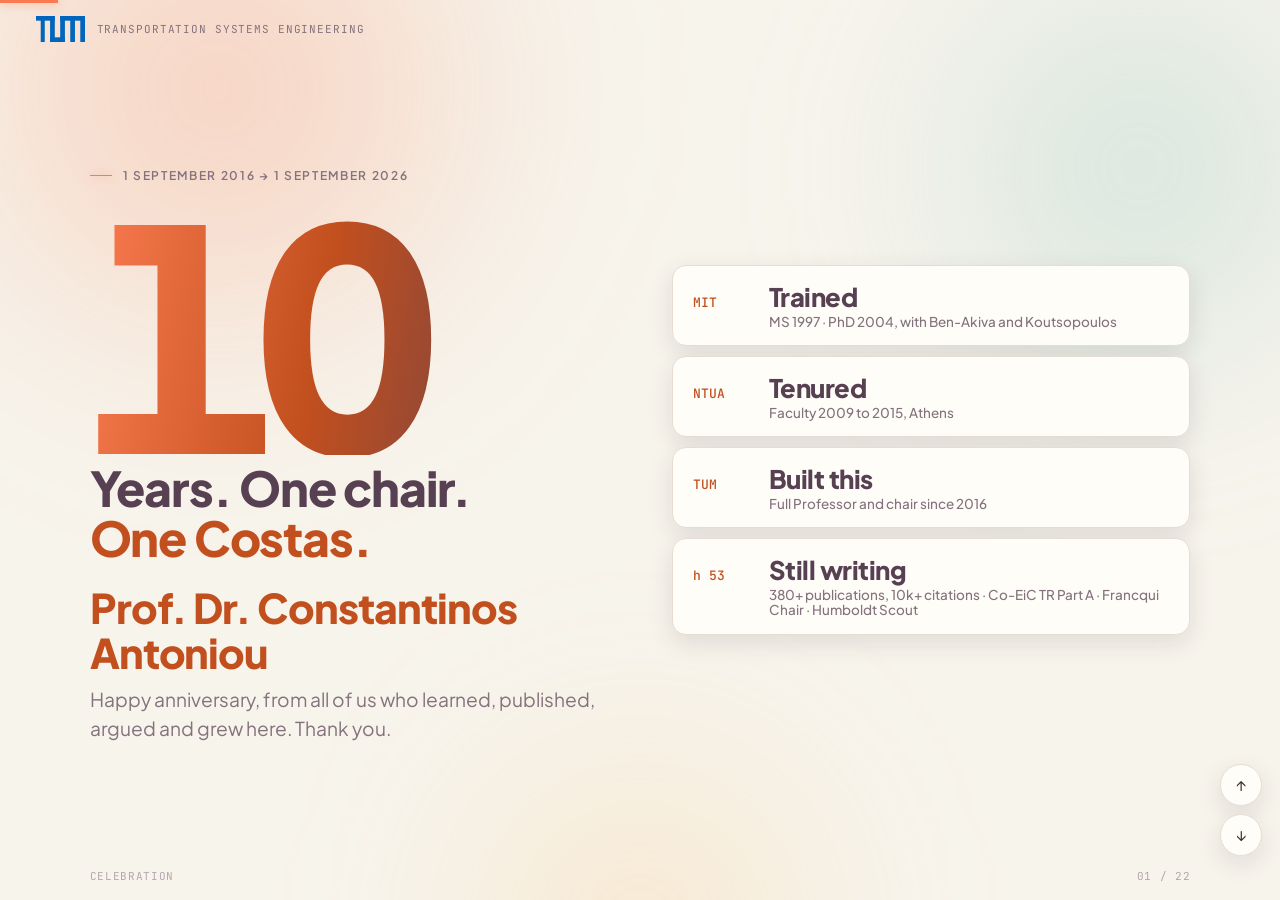
<file: anniversary/index.html>
<!doctype html>
<html lang="en">
<head>
<meta charset="utf-8">
<meta name="viewport" content="width=device-width,initial-scale=1,viewport-fit=cover">
<title>TSE at TUM: Ten Years</title>
<!-- seo:start -->
<meta name="description" content="Ten years of the Chair of Transportation Systems Engineering at TUM (2016 to 2026), led by Prof. Constantinos Antoniou.">
<meta name="author" content="Constantinos Antoniou">
<link rel="canonical" href="https://antoniou.org/anniversary/">
<meta property="og:type" content="website">
<meta property="og:site_name" content="Constantinos Antoniou">
<meta property="og:title" content="TSE at TUM: Ten Years">
<meta property="og:description" content="Ten years of the Chair of Transportation Systems Engineering at TUM (2016 to 2026), led by Prof. Constantinos Antoniou.">
<meta property="og:url" content="https://antoniou.org/anniversary/">
<meta property="og:image" content="https://antoniou.org/assets/profile.jpg">
<meta property="og:image:width" content="800">
<meta property="og:image:height" content="1000">
<meta property="og:image:alt" content="Portrait of Prof. Dr. Constantinos Antoniou">
<meta property="og:locale" content="en_GB">
<meta name="twitter:card" content="summary">
<script type="application/ld+json">{"@context": "https://schema.org", "@graph": [{"@type": "WebPage", "url": "https://antoniou.org/anniversary/", "description": "Ten years of the Chair of Transportation Systems Engineering at TUM (2016 to 2026), led by Prof. Constantinos Antoniou.", "inLanguage": "en", "isPartOf": {"@id": "https://antoniou.org/#website"}, "about": {"@id": "https://antoniou.org/#person"}}, {"@type": "Person", "@id": "https://antoniou.org/#person", "name": "Constantinos Antoniou", "alternateName": ["Costas Antoniou", "Prof. Dr. Constantinos Antoniou", "Costas Antoniou", "C. Antoniou"], "honorificPrefix": "Prof. Dr.", "givenName": "Constantinos", "familyName": "Antoniou", "jobTitle": "Full Professor, Chair of Transportation Systems Engineering", "description": "Constantinos Antoniou is Full Professor and head of the Chair of Transportation Systems Engineering at TUM since September 2016. He holds a Diploma in Civil Engineering from NTUA (1995), and an MS (1997) and PhD (2004) in Transportation from MIT. He was a postdoctoral researcher at MIT (2004 to 2008) and a faculty member at NTUA (2009 to 2015). His research covers modelling and simulation of transportation systems, calibration and optimisation, road safety and human factors, and machine learning for transport.", "url": "https://antoniou.org/", "image": "https://antoniou.org/assets/profile.jpg", "email": "mailto:c.antoniou@tum.de", "worksFor": {"@type": "CollegeOrUniversity", "name": "Technical University of Munich", "alternateName": ["TUM", "Technische Universität München"], "url": "https://www.tum.de/"}, "affiliation": {"@type": "Organization", "name": "Chair of Transportation Systems Engineering", "alternateName": "Lehrstuhl für Vernetzte Verkehrssysteme", "url": "https://www.mos.ed.tum.de/en/vvs/", "parentOrganization": {"@type": "CollegeOrUniversity", "name": "Technical University of Munich"}}, "alumniOf": [{"@type": "CollegeOrUniversity", "name": "Massachusetts Institute of Technology", "alternateName": "MIT"}, {"@type": "CollegeOrUniversity", "name": "National Technical University of Athens", "alternateName": "NTUA"}], "knowsAbout": ["Transportation systems engineering", "Traffic simulation and modelling", "Model calibration and optimisation", "Road safety", "Driver behaviour", "Traveller behaviour", "Machine learning for transport", "Automated and electric mobility", "Freight and logistics"], "sameAs": ["https://orcid.org/0000-0003-0203-9542", "https://scholar.google.com/citations?user=0rDCk00AAAAJ", "https://www.scopus.com/authid/detail.uri?authorId=7004031914", "https://openalex.org/A5001459918", "https://www.mos.ed.tum.de/en/vvs/", "https://www.linkedin.com/in/constantinosantoniou/"]}, {"@type": "WebSite", "@id": "https://antoniou.org/#website", "url": "https://antoniou.org/", "name": "Constantinos Antoniou", "alternateName": "Prof. Dr. Constantinos Antoniou", "inLanguage": "en", "publisher": {"@id": "https://antoniou.org/#person"}}]}</script>
<!-- seo:end -->
<link rel="stylesheet" href="https://fonts.googleapis.com/css2?family=Plus+Jakarta+Sans:wght@400;500;600;700;800&family=JetBrains+Mono:wght@400;500&display=swap">
<style>
/* Layout: warm cream stage, drifting color blobs behind, one statement per slide, Jakarta Sans 800 display with mono micro-labels. Light look by design. */
:root{
  --bg:#F7F4EC; --surface:#FFFDF8; --sunken:#EFE9DC; --line:#E6DDD2;
  --ink:#3D2C38; --ink2:#84727E; --ink3:#B5A6AF; --plum:#584053; --plum-soft:#EFE6ED;
  --coral:#F97B4F; --coral-deep:#C24F1E; --coral-soft:#FDE6DC;
  --teal:#8DC6BF; --teal-deep:#3E8C82; --teal-soft:#E3F1EE;
  --gold:#FCBC66; --gold-deep:#B07E23; --gold-soft:#FCEFD8;
  --shadow:0 8px 24px rgba(61,44,56,.12); --shadow-lg:0 40px 90px -40px rgba(61,44,56,.35);
  --sans:'Plus Jakarta Sans',system-ui,-apple-system,'Segoe UI',sans-serif;
  --mono:'JetBrains Mono',ui-monospace,'SF Mono',Menlo,monospace;
  color-scheme:light;
}
html,body{height:100%}
body{margin:0;background:var(--bg);color:var(--ink);font-family:var(--sans);font-size:17px;line-height:1.5;-webkit-font-smoothing:antialiased;overflow:hidden}
#blobs{position:fixed;inset:0;z-index:0;pointer-events:none;overflow:hidden}
#blobs div{position:absolute;border-radius:50%;filter:blur(90px)}
#blobs .a{width:62vw;height:62vw;left:-14vw;top:-24vw;background:radial-gradient(circle,rgba(249,123,79,.32),transparent 62%);animation:drift1 22s ease-in-out infinite alternate}
#blobs .b{width:46vw;height:46vw;right:-12vw;top:-10vw;background:radial-gradient(circle,rgba(141,198,191,.38),transparent 64%);animation:drift2 26s ease-in-out infinite alternate}
#blobs .c{width:40vw;height:40vw;left:30vw;bottom:-22vw;background:radial-gradient(circle,rgba(252,188,102,.28),transparent 64%);animation:drift1 30s ease-in-out infinite alternate-reverse}
@keyframes drift1{to{transform:translate(6vw,5vw) scale(1.1)}}
@keyframes drift2{to{transform:translate(-5vw,6vw) scale(1.08)}}
@media (prefers-reduced-motion:reduce){*{animation:none!important;transition-duration:.01ms!important}}
#deck{position:relative;z-index:1;height:100%;overflow-y:auto;scroll-snap-type:y mandatory;scroll-behavior:smooth}
.s{min-height:100%;scroll-snap-align:start;box-sizing:border-box;position:relative;display:flex;flex-direction:column;justify-content:center;padding-block:clamp(56px,9vh,110px);padding-inline:clamp(20px,7vw,120px)}
.wrap{max-width:1160px;width:100%;margin:0 auto;min-width:0}
.eye{font-size:12px;letter-spacing:.14em;text-transform:uppercase;color:var(--ink2);font-weight:600;display:inline-flex;align-items:center;gap:11px;margin:0 0 18px}
.eye::before{content:"";width:22px;height:1px;background:var(--coral);box-shadow:0 0 10px rgba(249,123,79,.7)}
h1,h2,h3,p{margin:0}
.h1{font-size:clamp(2.6rem,5.6vw,4.4rem);line-height:1;font-weight:800;letter-spacing:-.03em;text-wrap:balance;color:var(--plum)}
.h1 em,.h2 em{font-style:normal;color:var(--coral-deep)}
.h2{font-size:clamp(1.9rem,3.8vw,3rem);line-height:1.04;font-weight:800;letter-spacing:-.025em;text-wrap:balance;color:var(--plum)}
.lead{font-size:clamp(1rem,1.5vw,1.25rem);color:var(--ink2);max-width:44ch;margin-top:18px;line-height:1.5;text-wrap:pretty}
.giant{font-size:clamp(6rem,21vw,19rem);line-height:.86;font-weight:800;letter-spacing:-.05em;color:var(--plum);font-variant-numeric:tabular-nums}
.giant.coral{color:var(--coral-deep)}
.mono{font-family:var(--mono);font-size:11px;letter-spacing:.08em;text-transform:uppercase;color:var(--ink2)}
.stats{display:flex;gap:clamp(28px,5vw,72px);flex-wrap:wrap;margin-top:clamp(20px,4vh,40px)}
.stat .n{font-size:clamp(2.8rem,6.5vw,5.6rem);font-weight:800;letter-spacing:-.04em;line-height:1;color:var(--plum);font-variant-numeric:tabular-nums}
.stat .n.c{color:var(--coral-deep)}.stat .n.t{color:var(--teal-deep)}.stat .n.g{color:var(--gold-deep)}
.stat .l{font-family:var(--mono);font-size:11px;color:var(--ink2);margin-top:10px;letter-spacing:.06em;text-transform:uppercase;max-width:24ch;line-height:1.5}
.split{display:grid;grid-template-columns:repeat(auto-fit,minmax(min(100%,420px),1fr));gap:clamp(24px,5vw,64px);align-items:center}
.split>*{min-width:0}
.card{background:var(--surface);border:1px solid var(--line);border-radius:18px;box-shadow:var(--shadow-lg),var(--shadow);overflow:hidden}
.card .hd{display:flex;align-items:center;justify-content:space-between;gap:12px;padding:14px 18px;border-bottom:1px solid var(--line);font-weight:700;font-size:14px;letter-spacing:-.02em}
.card .bd{padding:18px}
.live{display:inline-flex;align-items:center;gap:6px;font-family:var(--mono);font-size:11px;color:var(--teal-deep)}
.live::before{content:"";width:7px;height:7px;border-radius:50%;background:var(--teal-deep);box-shadow:0 0 0 3px rgba(62,140,130,.16)}
.grid{display:grid;gap:14px;grid-template-columns:repeat(auto-fit,minmax(min(100%,240px),1fr));margin-top:clamp(20px,4vh,40px)}
.tile{background:var(--surface);border:1px solid var(--line);border-radius:16px;padding:22px;box-shadow:var(--shadow);min-width:0}
.tile .k{font-family:var(--mono);font-size:11px;letter-spacing:.08em;color:var(--coral-deep);display:flex;justify-content:space-between}
.tile .k b{color:var(--ink3);font-weight:500}
.tile h3{font-size:clamp(1.15rem,1.8vw,1.5rem);line-height:1.12;font-weight:800;letter-spacing:-.02em;margin-top:10px;color:var(--plum)}
.tile p{color:var(--ink2);font-size:14.5px;line-height:1.5;margin-top:8px}
.tile .big{font-size:clamp(2.2rem,4vw,3.4rem);font-weight:800;letter-spacing:-.04em;line-height:1;margin-top:10px;color:var(--plum)}
.chips{display:flex;flex-wrap:wrap;gap:8px;margin-top:clamp(18px,3vh,30px)}
.chip{font-family:var(--mono);font-size:12px;padding:8px 13px;border-radius:999px;border:1px solid var(--line);background:var(--surface);color:var(--ink)}
.chip.c{border-color:rgba(249,123,79,.5);background:var(--coral-soft);color:var(--coral-deep)}
.chip.t{border-color:rgba(62,140,130,.4);background:var(--teal-soft);color:var(--teal-deep)}
.chip.g{border-color:rgba(176,126,35,.4);background:var(--gold-soft);color:var(--gold-deep)}
.chip.big{font-family:var(--sans);font-weight:700;font-size:clamp(1rem,1.7vw,1.35rem);padding:12px 18px;letter-spacing:-.01em}
.chart{width:100%;max-width:100%;height:auto;display:block}
.chart.tall{max-height:min(66vh,640px)}
.chart text{font-family:var(--mono);fill:var(--ink2);font-size:12px}
.chart .lab{font-family:var(--sans);fill:var(--plum);font-weight:700;font-size:14px}
.chart .grid{stroke:var(--line)}
.chart .bar{fill:var(--plum);transform-box:fill-box;transform-origin:bottom;transform:scaleY(.04);transition:transform 1.1s cubic-bezier(.2,.8,.2,1)}
.chart .bar.hot{fill:var(--coral)}
.in .chart .bar{transform:scaleY(1)}
.chart .hbar{fill:var(--plum);transform-box:fill-box;transform-origin:left;transform:scaleX(.03);transition:transform 1s cubic-bezier(.2,.8,.2,1)}
.chart .hbar.hot{fill:var(--coral)}
.chart .hbar2{transform-box:fill-box;transform-origin:bottom;transform:scaleY(.04);transition:transform 1s cubic-bezier(.2,.8,.2,1)}
.in .chart .hbar2{transform:scaleY(1)}.chart .hbar.dim{fill:#CFC3C9}
.in .chart .hbar{transform:scaleX(1)}
.rows{display:grid;gap:10px;margin-top:clamp(18px,3vh,30px)}
.row{display:grid;grid-template-columns:5ch 1fr;gap:16px;align-items:baseline;background:var(--surface);border:1px solid var(--line);border-radius:14px;padding:16px 20px;box-shadow:var(--shadow)}
.row .y{font-family:var(--mono);font-size:13px;color:var(--coral-deep);font-weight:500}
.row .e{font-weight:800;font-size:clamp(1.1rem,2vw,1.6rem);letter-spacing:-.02em;line-height:1.15;color:var(--plum)}
.row .e small{display:block;font-weight:500;font-size:13.5px;color:var(--ink2);margin-top:2px;letter-spacing:0}
.tl{display:grid;grid-template-columns:repeat(auto-fit,minmax(min(100%,150px),1fr));gap:0 10px;margin-top:clamp(22px,4vh,44px);position:relative}
.tl::before{content:"";position:absolute;left:0;right:0;top:46px;height:2px;background:var(--line)}
.tl .yr{position:relative;padding-top:64px;min-width:0}
.tl .y{position:absolute;top:0;left:0;font-family:var(--mono);font-size:13px;color:var(--ink2);letter-spacing:.06em}
.tl .dot{position:absolute;top:40px;left:0;width:14px;height:14px;border-radius:50%;background:var(--plum);border:3px solid var(--bg);box-shadow:0 0 0 2px var(--line)}
.tl .dot.hot{background:var(--coral);box-shadow:0 0 0 2px rgba(249,123,79,.5),0 0 12px rgba(249,123,79,.6)}
.tl .ev{display:grid;gap:2px;margin-bottom:14px;padding-right:6px}
.tl .ev b{font-weight:800;font-size:clamp(.95rem,1.25vw,1.1rem);letter-spacing:-.015em;line-height:1.15;color:var(--plum)}
.tl .ev span{font-size:12.5px;color:var(--ink2);line-height:1.35}
@media (max-width:640px){.tl{grid-template-columns:1fr;gap:0}.tl::before{top:0;bottom:0;left:6px;right:auto;width:2px;height:auto}.tl .yr{padding:0 0 18px 32px}.tl .y{left:32px;position:static;margin-bottom:6px;display:block}.tl .dot{top:2px}}
.ten{font-size:clamp(7rem,24vw,21rem);line-height:.82;font-weight:800;letter-spacing:-.06em;background:linear-gradient(100deg,var(--coral) 0%,var(--coral-deep) 45%,var(--plum) 100%);-webkit-background-clip:text;background-clip:text;color:transparent;font-variant-numeric:tabular-nums}
#ambient{position:fixed;inset:0;z-index:0;pointer-events:none;overflow:hidden}
#ambient i{position:absolute;top:-4vh;border-radius:50%;animation:fall linear infinite}
.cele{overflow:hidden}
.name{font-weight:800;font-size:clamp(1.5rem,3.2vw,2.6rem);letter-spacing:-.025em;line-height:1.1;color:var(--coral-deep);margin-top:clamp(14px,2.5vh,24px)}
.confetti{position:absolute;inset:0;pointer-events:none;overflow:hidden}
.confetti i{position:absolute;top:-4vh;width:10px;height:16px;border-radius:2px;opacity:.9;animation:fall linear infinite}
@keyframes fall{0%{transform:translateY(-6vh) rotate(0deg)}100%{transform:translateY(106vh) rotate(720deg)}}
.foot{position:absolute;left:clamp(20px,7vw,120px);right:clamp(20px,7vw,120px);bottom:16px;display:flex;justify-content:space-between;font-family:var(--mono);font-size:11px;color:var(--ink3);letter-spacing:.06em;text-transform:uppercase}
#brand{position:fixed;left:clamp(16px,3vw,36px);top:calc(16px + env(safe-area-inset-top,0px));z-index:5;display:flex;align-items:center;gap:12px;font-family:var(--mono);font-size:11px;letter-spacing:.08em;text-transform:uppercase;color:var(--ink2)}
#brand img{height:26px;width:auto;display:block}
@media (max-width:640px){#brand span{display:none}}
.logos{display:flex;flex-wrap:wrap;gap:12px;align-items:center;margin-top:clamp(14px,2.5vh,24px)}
.logos div{background:#fff;border:1px solid var(--line);border-radius:12px;padding:8px 14px;display:flex;align-items:center;height:56px;box-shadow:var(--shadow)}
.logos img{height:34px;width:auto;display:block}
.logos img.tall{height:42px}
.logos .txt{font-family:var(--mono);font-size:11px;letter-spacing:.06em;color:var(--ink2);text-transform:uppercase}
#rail{position:fixed;top:env(safe-area-inset-top,0px);left:0;height:3px;background:var(--coral);width:0;z-index:5;transition:width .25s;box-shadow:0 0 10px rgba(249,123,79,.7)}
#nav{position:fixed;right:18px;bottom:calc(44px + env(safe-area-inset-bottom,0px));display:flex;flex-direction:column;gap:8px;z-index:5}
#nav button{font:inherit;width:42px;height:42px;border:1px solid var(--line);background:var(--surface);color:var(--ink);cursor:pointer;border-radius:50%;font-size:1rem;box-shadow:var(--shadow)}
#nav button:hover{border-color:var(--coral)}
#nav button:focus-visible{outline:2px solid var(--coral-deep);outline-offset:2px}
.rise{transform:translateY(22px);transition:transform .9s cubic-bezier(.2,.8,.2,1)}
.in .rise{transform:none}
.d1{transition-delay:.08s}.d2{transition-delay:.16s}.d3{transition-delay:.24s}.d4{transition-delay:.32s}
@media (max-width:640px){.foot{display:none}}
</style>
</head>
<body>
<div id="blobs"><div class="a"></div><div class="b"></div><div class="c"></div></div>
<div id="ambient" aria-hidden="true"></div>
<div id="rail"></div>
<div id="brand"><img src="data:image/svg+xml;utf8,%3Csvg%20xmlns%3D%27http%3A//www.w3.org/2000/svg%27%20viewBox%3D%270%200%20800%20428%27%3E%3Cg%20fill%3D%27%230065BD%27%3E%3Crect%20x%3D%270%27%20y%3D%270%27%20width%3D%27307%27%20height%3D%2777%27/%3E%3Crect%20x%3D%2777%27%20y%3D%270%27%20width%3D%2766%27%20height%3D%27428%27/%3E%3Crect%20x%3D%27230%27%20y%3D%270%27%20width%3D%2777%27%20height%3D%27428%27/%3E%3Crect%20x%3D%27230%27%20y%3D%27351%27%20width%3D%27242%27%20height%3D%2777%27/%3E%3Crect%20x%3D%27395%27%20y%3D%270%27%20width%3D%27405%27%20height%3D%2777%27/%3E%3Crect%20x%3D%27395%27%20y%3D%270%27%20width%3D%2777%27%20height%3D%27428%27/%3E%3Crect%20x%3D%27559%27%20y%3D%270%27%20width%3D%2777%27%20height%3D%27428%27/%3E%3Crect%20x%3D%27723%27%20y%3D%270%27%20width%3D%2777%27%20height%3D%27428%27/%3E%3C/g%3E%3C/svg%3E" alt="TUM"><span>Transportation Systems Engineering</span></div>
<div id="nav"><button id="prev" aria-label="Previous slide">&#8593;</button><button id="next" aria-label="Next slide">&#8595;</button></div>

<div id="deck">

<section class="s cele" id="s1b">
  <div class="confetti" aria-hidden="true"></div>
  <div class="wrap split" style="align-items:center">
    <div>
      <p class="eye rise">1 September 2016 → 1 September 2026</p>
      <div class="ten rise d1">10</div>
      <h2 class="h2 rise d2" style="margin-top:8px">Years. One chair. <em>One Costas.</em></h2>
      <p class="name rise d3">Prof. Dr. Constantinos Antoniou</p>
      <p class="lead rise d4" style="margin-top:10px">Happy anniversary, from all of us who learned, published, argued and grew here. Thank you.</p>
    </div>
    <div class="rows rise d3" style="margin-top:0">
      <div class="row"><span class="y">MIT</span><span class="e">Trained<small>MS 1997 · PhD 2004, with Ben-Akiva and Koutsopoulos</small></span></div>
      <div class="row"><span class="y">NTUA</span><span class="e">Tenured<small>Faculty 2009 to 2015, Athens</small></span></div>
      <div class="row"><span class="y">TUM</span><span class="e">Built this<small>Full Professor and chair since 2016</small></span></div>
      <div class="row"><span class="y">h 53</span><span class="e">Still writing<small>380+ publications, 10k+ citations · Co-EiC TR Part A · Francqui Chair · Humboldt Scout</small></span></div>
    </div>
  </div>
<div class="foot"><span>Celebration</span><span>02</span></div></section>

<section class="s" id="s1"><div class="wrap split">
  <div>
    <p class="eye rise">Chair of Transportation Systems Engineering · TUM</p>
    <h1 class="h1 rise d1">Ten years of making mobility <em>measurable.</em></h1>
    <p class="lead rise d2">We opened our doors in Garching on 1 September 2016. This is what we built.</p>
  </div>
  <div class="card rise d3" aria-label="The decade at a glance">
    <div class="hd"><span style="display:flex;align-items:center;gap:10px"><img src="data:image/svg+xml;utf8,%3Csvg%20xmlns%3D%27http%3A//www.w3.org/2000/svg%27%20viewBox%3D%270%200%20800%20428%27%3E%3Cg%20fill%3D%27%230065BD%27%3E%3Crect%20x%3D%270%27%20y%3D%270%27%20width%3D%27307%27%20height%3D%2777%27/%3E%3Crect%20x%3D%2777%27%20y%3D%270%27%20width%3D%2766%27%20height%3D%27428%27/%3E%3Crect%20x%3D%27230%27%20y%3D%270%27%20width%3D%2777%27%20height%3D%27428%27/%3E%3Crect%20x%3D%27230%27%20y%3D%27351%27%20width%3D%27242%27%20height%3D%2777%27/%3E%3Crect%20x%3D%27395%27%20y%3D%270%27%20width%3D%27405%27%20height%3D%2777%27/%3E%3Crect%20x%3D%27395%27%20y%3D%270%27%20width%3D%2777%27%20height%3D%27428%27/%3E%3Crect%20x%3D%27559%27%20y%3D%270%27%20width%3D%2777%27%20height%3D%27428%27/%3E%3Crect%20x%3D%27723%27%20y%3D%270%27%20width%3D%2777%27%20height%3D%27428%27/%3E%3C/g%3E%3C/svg%3E" alt="TUM" style="height:20px;width:auto">TSE · 2016 → 2026</span><span class="live">ten years</span></div>
    <div class="bd" style="display:grid;grid-template-columns:1fr 1fr;gap:18px">
      <div><div class="stat"><div class="n" style="font-size:clamp(2rem,3.6vw,3rem)"><span class="count" data-to="362">0</span></div><div class="l">works since 2016</div></div></div>
      <div><div class="stat"><div class="n c" style="font-size:clamp(2rem,3.6vw,3rem)"><span class="count" data-to="6700">0</span></div><div class="l">citations</div></div></div>
      <div><div class="stat"><div class="n t" style="font-size:clamp(2rem,3.6vw,3rem)"><span class="count" data-to="33">0</span></div><div class="l">funded projects</div></div></div>
      <div><div class="stat"><div class="n g" style="font-size:clamp(2rem,3.6vw,3rem)"><span class="count" data-to="40">0</span></div><div class="l">partner countries</div></div></div>
    </div>
    <div style="padding:12px 18px;border-top:1px solid var(--line);background:var(--sunken)"><span class="mono">23 researchers today · 25 alumni · 15+ doctorates · 100+ theses</span></div>
  </div>
</div><div class="foot"><span>TSE at TUM</span><span>01</span></div></section>

<section class="s" id="s2"><div class="wrap">
  <p class="eye">What we publish</p>
  <div class="giant"><span class="count" data-to="362">0</span></div>
  <h2 class="h2" style="margin-top:18px">papers, written here.</h2>
  <p class="lead">Three a month, every month, for ten years.</p>
</div><div class="foot"><span>OpenAlex, works 2016–2026 incl. preprints · Scopus career total: 380+</span><span>02</span></div></section>

<section class="s" id="s3"><div class="wrap">
  <p class="eye">Year by year</p>
  <h2 class="h2">We started with 19. <em>We are at 52.</em></h2>
  <div class="card" style="margin-top:clamp(18px,3vh,30px)">
    <div class="hd"><span>Works per year</span><span class="mono">2026 to early October</span></div>
    <div class="bd"><svg id="cWorks" class="chart" viewBox="0 0 900 280" role="img" aria-label="Works per year 2016 to 2026"></svg></div>
  </div>
</div><div class="foot"><span>OpenAlex</span><span>03</span></div></section>

<section class="s" id="s4"><div class="wrap">
  <p class="eye">What it is worth</p>
  <h2 class="h2">Our work from Garching has been cited <em>6,700 times.</em></h2>
  <div class="stats">
    <div class="stat"><div class="n"><span class="count" data-to="12">0</span></div><div class="l">papers over 100 citations</div></div>
    <div class="stat"><div class="n c"><span class="count" data-to="700">0</span></div><div class="l">citations for our most-read paper</div></div>
    <div class="stat"><div class="n t"><span class="count" data-to="62">0</span>%</div><div class="l">open access</div></div>
  </div>
</div><div class="foot"><span>OpenAlex, 3 Oct 2026 · Scopus career total: 10k+ citations, h 53</span><span>04</span></div></section>

<section class="s" id="s7"><div class="wrap">
  <p class="eye">How we work</p>
  <h2 class="h2">Four research pillars. <em>One toolbox.</em></h2>
  <div class="grid">
    <div class="tile rise"><div class="k">MODELING &amp; SIMULATION <b>01</b></div><h3>Cities in silico</h3><p>Micro and mesoscopic simulation · SUMO, VISUM, MATSim, SimMobility, Aimsun · graph neural networks and transfer learning</p></div>
    <div class="tile rise d1"><div class="k">CALIBRATION &amp; OPTIMIZATION <b>02</b></div><h3>Making large models trustworthy</h3><p>Offline and online calibration of noisy, large-scale models · W-SPSA, PCA-GLS, PCA-EKF, PC-SPSA</p></div>
    <div class="tile rise d2"><div class="k">ROAD SAFETY &amp; HUMAN FACTORS <b>03</b></div><h3>How people drive and decide</h3><p>Driving simulator and eye tracking · one of the largest naturalistic driving datasets, via i-DREAMS · acceptance of new modes</p></div>
    <div class="tile rise d3"><div class="k">BIG DATA &amp; MACHINE LEARNING <b>04</b></div><h3>Learning from traffic data</h3><p>Data-driven models of driving behaviour and traffic dynamics · interpretable, transferable prediction</p></div>
  </div>
  <p class="lead">Underneath all four: statistics and machine learning, discrete choice, simulation, optimisation. 65+ research topics, 90+ journals.</p>
</div><div class="foot"><span>Research</span><span>07</span></div></section>

<section class="s" id="s5"><div class="wrap">
  <p class="eye">What we are known for</p>
  <h2 class="h2">Three questions the field <em>comes to us for.</em></h2>
  <div class="grid">
    <div class="tile rise"><div class="k">SHARED &amp; AUTOMATED MOBILITY <b>01</b></div><div class="big" style="color:var(--coral-deep)">700</div><p>citations for one review of shared autonomous vehicle services, written here by a doctoral researcher. Our most-read paper.</p></div>
    <div class="tile rise d1"><div class="k">URBAN AIR MOBILITY <b>02</b></div><div class="big">856</div><p>citations across four papers on who would fly, where, and what it saves. Among the most-cited UAM demand work worldwide.</p></div>
    <div class="tile rise d2"><div class="k">LEARNING FROM TRAFFIC DATA <b>03</b></div><div class="big">33</div><p>works on road safety since 2016, plus machine-learning forecasting and crash prediction that each passed 100 citations.</p></div>
  </div>
</div><div class="foot"><span>OpenAlex</span><span>05</span></div></section>

<section class="s" id="s6"><div class="wrap">
  <p class="eye">The papers behind it</p>
  <h2 class="h2">Twelve papers above 100 citations. <em>Nine led by our own researchers.</em></h2>
  <div class="card" style="margin-top:clamp(18px,3vh,30px)">
    <div class="hd"><span>Citations per paper</span><span class="mono">first author · plum = TSE researcher</span></div>
    <div class="bd"><svg id="cTop" class="chart" viewBox="0 0 900 330" role="img" aria-label="Twelve most-cited papers by first author"></svg></div>
  </div>
</div><div class="foot"><span>OpenAlex · 3 Oct 2026</span><span>06</span></div></section>

<section class="s" id="s8"><div class="wrap split">
  <div>
    <p class="eye">What funds it</p>
    <h2 class="h2">33 funded projects in ten years. <em>Twelve running today.</em></h2>
    <div class="stats">
      <div class="stat"><div class="n c"><span class="count" data-to="10">0</span></div><div class="l">EU projects, H2020 and Horizon Europe</div></div>
      <div class="stat"><div class="n"><span class="count" data-to="6">0</span></div><div class="l">DFG projects, incl. one Collaborative Research Centre</div></div>
      <div class="stat"><div class="n t">€3M</div><div class="l">TUM share of active funding: €1.5M DFG, €1.2M Horizon Europe, €345k IGSSE</div></div>
    </div>
  </div>
  <div class="grid" style="margin-top:0;grid-template-columns:1fr">
    <div class="tile"><div class="k">H2020 <b>2019–2023</b></div><h3>i-DREAMS <span style="color:var(--coral-deep)">€6.3M</span></h3><p>One of the largest naturalistic driving data collections, with Hasselt and 12 partners</p></div>
    <div class="tile"><div class="k">HORIZON EUROPE <b>2024–2027</b></div><h3>MI-TRAP</h3><p>Health and environmental impacts of transport pollution in Copenhagen, Milan and Zurich</p></div>
    <div class="tile"><div class="k">HORIZON EUROPE <b>2025–2028</b></div><h3>SCUDO</h3><p>Resilient, energy-efficient transport under climate, pandemic and geopolitical disruption</p></div>
    <div class="tile" style="border-color:rgba(62,140,130,.5)"><div class="k" style="color:var(--teal-deep)">DFG CRC <b>2025–2029</b></div><h3>AgiMo</h3><p>Collaborative Research Centre with TU Dresden, TU Berlin, TU Braunschweig and DLR; TSE leads two subprojects</p></div>
  </div>
</div><div class="foot"><span>Projects · magazine, September 2026</span><span>08</span></div></section>

<section class="s" id="s8b"><div class="wrap">
  <p class="eye">Three waves of funded projects</p>
  <h2 class="h2">Start-up. Scale-up. <em>Renewal.</em></h2>
  <div class="card" style="margin-top:clamp(18px,3vh,30px)">
    <div class="hd"><span>All 33 funded projects, 2017 → 2029</span><span class="mono">EU coral · DFG plum · others grey</span></div>
    <div class="bd"><svg id="cProj" class="chart tall" viewBox="0 0 900 590" role="img" aria-label="Project timeline 2017 to 2026 in three waves"></svg></div>
  </div>
</div><div class="foot"><span>Projects</span><span>09</span></div></section>

<section class="s" id="s8c"><div class="wrap">
  <p class="eye">Where the funding comes from</p>
  <h2 class="h2">33 projects from six kinds of funder. <em>Europe and the DFG carry the portfolio.</em></h2>
  <div class="card" style="margin-top:clamp(18px,3vh,30px)">
    <div class="hd"><span>Projects by funder, 2017 → 2026</span><span class="mono"><span style="color:var(--coral-deep)">■</span> ongoing 12 &nbsp; <span style="color:#B5A6AF">■</span> finished 21</span></div>
    <div class="bd"><svg id="cFund" class="chart" viewBox="0 0 900 230" role="img" aria-label="Projects by funding source, ongoing and finished"></svg></div>
  </div>
</div><div class="foot"><span>Funding · magazine, September 2026</span><span>10</span></div></section>

<section class="s" id="s8d"><div class="wrap">
  <p class="eye">Active funding at TUM</p>
  <h2 class="h2">Twelve projects running today. <em>€3 million</em> of it is ours to spend.</h2>
  <div class="stats">
    <div class="stat"><div class="n">€1.5M</div><div class="l">DFG · incl. CRC AgiMo, SEE-FAr, VOTAVI, i-TRAUM</div></div>
    <div class="stat"><div class="n c">€1.2M</div><div class="l">Horizon Europe · SCUDO, MI-TRAP, AUTOSUP, CulturalRoad, PHOEBE</div></div>
    <div class="stat"><div class="n t">€345k</div><div class="l">TUM IGSSE · MODA, MINDMAP, ATHLOS</div></div>
  </div>
  <div class="logos">
    <div><img src="[data-uri]" alt="European Commission" class="tall"></div>
    <div><img src="[data-uri]" alt="DFG Deutsche Forschungsgemeinschaft"></div>
    <div><img src="[data-uri]" alt="Federal Ministry of Education and Research" class="tall"></div>
    <div><img src="[data-uri]" alt="Bayerisches Staatsministerium für Wirtschaft, Landesentwicklung und Energie"></div>
    <div><img src="[data-uri]" alt="DAAD"></div>
    <div><img src="[data-uri]" alt="EIT Urban Mobility"></div>
  </div>
</div><div class="foot"><span>TUM share of active project funding · magazine, September 2026 · also BMWK, TUM IAS, EIG CONCERT-Japan, Indo-German CRC</span><span>11</span></div></section>

<section class="s" id="s9"><div class="wrap">
  <p class="eye">Who we are</p>
  <h2 class="h2">We are <em>23</em> today. We have been <em>nearly 50.</em></h2>
  <div class="stats">
    <div class="stat"><div class="n">21</div><div class="l">doctoral researchers, 5 of them in industry</div></div>
    <div class="stat"><div class="n">2</div><div class="l">postdoctoral researchers</div></div>
    <div class="stat"><div class="n c"><span class="count" data-to="15">0</span>+</div><div class="l">doctorates completed</div></div>
    <div class="stat"><div class="n t"><span class="count" data-to="10">0</span></div><div class="l">alumni now in faculty positions</div></div>
  </div>
</div><div class="foot"><span>People</span><span>09</span></div></section>

<section class="s" id="s10"><div class="wrap">
  <p class="eye">Where our alumni went</p>
  <h2 class="h2">From Garching to <em>three continents.</em></h2>
  <div class="chips">
    <span class="chip big t">UCL</span><span class="chip big t">Imperial College</span><span class="chip big t">DTU</span><span class="chip big t">Twente</span><span class="chip big t">USC</span><span class="chip big t">Sun Yat-sen</span><span class="chip big t">Soochow</span><span class="chip big t">Central South</span><span class="chip big t">Thessaly</span><span class="chip big t">West Attica</span>
    <span class="chip big c">World Bank</span><span class="chip big c">Amazon</span><span class="chip big c">Traton</span><span class="chip big c">Hapag-Lloyd</span><span class="chip big c">Shanghai Int. Port Group</span><span class="chip big c">Seermo (founder)</span><span class="chip big c">Industrial AI (founder)</span>
    <span class="chip big">NRW Ministry</span><span class="chip big">Kanton St. Gallen</span><span class="chip big">Stadt Sindelfingen</span><span class="chip big">TU Dresden</span>
  </div>
  <p class="lead"><span style="color:var(--teal-deep);font-weight:700">Teal</span>: faculty positions. <span style="color:var(--coral-deep);font-weight:700">Coral</span>: industry. Plain: public sector and research.</p>
</div><div class="foot"><span>People</span><span>10</span></div></section>

<section class="s" id="s11"><div class="wrap">
  <p class="eye">Who came to us</p>
  <div class="stats" style="margin-top:0">
    <div class="stat"><div class="n t"><span class="count" data-to="8">0</span></div><div class="l">visiting professors</div></div>
    <div class="stat"><div class="n"><span class="count" data-to="19">0</span></div><div class="l">visiting PhD candidates</div></div>
    <div class="stat"><div class="n c"><span class="count" data-to="20">0</span>+</div><div class="l">industrial collaborations, 5 external PhD candidates</div></div>
  </div>
  <div class="chips">
    <span class="chip">Northeastern</span><span class="chip">Universidad de Chile</span><span class="chip">Técnico Lisboa</span><span class="chip">DLR</span><span class="chip">A Coruña</span><span class="chip">IP Paris</span><span class="chip">Kyiv Polytechnic</span><span class="chip">Politecnico di Milano</span><span class="chip">Beijing Jiaotong</span><span class="chip">IIT Roorkee</span><span class="chip">Sapienza</span><span class="chip">Arizona</span>
    <span class="chip c">BMW</span><span class="chip c">DLR</span><span class="chip c">Porsche</span><span class="chip c">FLiX</span><span class="chip c">Huawei</span><span class="chip c">SIXT</span><span class="chip c">Bauhaus Luftfahrt</span><span class="chip c">World Bank</span>
  </div>
</div><div class="foot"><span>People</span><span>11</span></div></section>

<section class="s" id="s12"><div class="wrap split">
  <div>
    <p class="eye">What we teach</p>
    <div class="giant coral" style="font-size:clamp(5rem,15vw,13rem)"><span class="count" data-to="16">0</span></div>
    <h2 class="h2" style="margin-top:14px">courses this year. <em>40+</em> since 2016. <em>100+</em> theses.</h2>
    <p class="lead">Bachelor, master and doctoral level, in English and German. Two master's programmes directed: Transportation Systems at TUM, Rail Transport and Logistics at TUM Asia.</p>
  </div>
  <div class="chips" style="margin-top:0">
    <span class="chip">Applied Statistics</span><span class="chip">Discrete Choice</span><span class="chip">Transportation Economics</span><span class="chip">Optimization</span><span class="chip">Statistical Learning &amp; Data Analytics</span><span class="chip">Road Safety Fundamentals</span><span class="chip">Advanced Road Safety</span><span class="chip">Emerging Mobility Technologies</span><span class="chip">ITS Architectures</span><span class="chip">Urban Operations Research</span><span class="chip">Model Calibration</span><span class="chip">Travel Behavior</span><span class="chip">Basics of TSE (BSc, German)</span><span class="chip">Project Seminar</span><span class="chip">Cross-Cutting Methods</span><span class="chip">Doctoral Seminar</span>
  </div>
</div><div class="foot"><span>Teaching</span><span>12</span></div></section>

<section class="s" id="s13"><div class="wrap split">
  <div>
    <p class="eye">Who we work with</p>
    <h2 class="h2">Co-authors in <em>40+ countries.</em></h2>
    <p class="lead">150+ academic institutions. Several of the closest are where our alumni now teach.</p>
  </div>
  <div class="card">
    <div class="hd"><span>Joint works since 2016</span><span class="mono">coral = where our alumni now work</span></div>
    <div class="bd"><svg id="cPart" class="chart" viewBox="0 0 520 360" role="img" aria-label="Top partner institutions since 2016"></svg></div>
  </div>
</div><div class="foot"><span>OpenAlex</span><span>13</span></div></section>

<section class="s" id="s14"><div class="wrap">
  <p class="eye">What we hosted</p>
  <h2 class="h2">Five conferences. Two of them <em>in the last thirteen months.</em></h2>
  <div class="grid">
    <div class="tile"><div class="k">ATHENS <b>Sept 2018</b></div><h3>hEART 2018</h3><p>7th hEART Symposium, with NTUA</p></div>
    <div class="tile"><div class="k">MUNICH <b>Sept 2019</b></div><h3>mobil.TUM 2019</h3><p>International Scientific Conference on Mobility and Transport</p></div>
    <div class="tile"><div class="k">ONLINE <b>June 2021</b></div><h3>IEEE MT-ITS 2021</h3><p>7th conference on Models and Technologies for ITS</p></div>
    <div class="tile" style="border-color:rgba(62,140,130,.5)"><div class="k" style="color:var(--teal-deep)">MUNICH <b>June 2025</b></div><h3>hEART 2025</h3><p>13th hEART Symposium, with the Chair of Traffic Engineering and Control</p></div>
    <div class="tile" style="border-color:rgba(249,123,79,.6);background:var(--coral-soft)"><div class="k">MUNICH <b>July 2026</b></div><h3>ISTTT26</h3><p>26th International Symposium on Transportation and Traffic Theory, with the Chair of Traffic Engineering and Control</p></div>
  </div>
</div><div class="foot"><span>Service</span><span>14</span></div></section>

<section class="s" id="s15"><div class="wrap split">
  <div>
    <p class="eye">What we edit</p>
    <h2 class="h2">Co-Editor-in-Chief, <em>Transportation Research Part A.</em></h2>
    <p class="lead">Since 2025, with Anming Zhang; Associate Editor before that. Plus boards of TR Part C, Accident Analysis &amp; Prevention and Communications in Transportation Research.</p>
  </div>
  <div class="rows" style="margin-top:0">
    <div class="row"><span class="y">2023</span><span class="e">Francqui Chair<small>UHasselt</small></span></div>
    <div class="row"><span class="y">2025</span><span class="e">Co-Editor-in-Chief, Transportation Research Part A<small>Associate Editor before</small></span></div>
    <div class="row"><span class="y">2025</span><span class="e">Henriette Herz Scout<small>Alexander von Humboldt Foundation</small></span></div>
  </div>
</div><div class="foot"><span>Recognition</span><span>15</span></div></section>

<section class="s" id="s16"><div class="wrap">
  <p class="eye">Ten years, year by year</p>
  <h2 class="h2">What happened <em>when.</em></h2>
  <div class="tl">
    <div class="yr rise"><div class="y">2016</div><div class="dot"></div><div class="ev"><b>Chair founded</b><span>1 September, Garching</span></div></div>
    <div class="yr rise d1"><div class="y">2017</div><div class="dot"></div><div class="ev"><b>First H2020 project</b><span>NOESIS</span></div><div class="ev"><b>FuturTrans</b><span>Indo-German Collaborative Research Center</span></div></div>
    <div class="yr rise d2"><div class="y">2018</div><div class="dot"></div><div class="ev"><b>hEART 2018 Athens</b><span>first conference hosted</span></div><div class="ev"><b>D-Vanpool · HumAV</b><span>DFG · Marie Skłodowska-Curie</span></div></div>
    <div class="yr rise d3"><div class="y">2019</div><div class="dot"></div><div class="ev"><b>Three H2020 projects</b><span>i-DREAMS, MOMENTUM, Drive2theFuture</span></div><div class="ev"><b>mobil.TUM 2019</b><span>hosted in Munich</span></div></div>
    <div class="yr rise d4"><div class="y">2020</div><div class="dot hot"></div><div class="ev"><b>SAV review published</b><span>700 citations since</span></div></div>
    <div class="yr rise"><div class="y">2021</div><div class="dot"></div><div class="ev"><b>MT-ITS 2021</b><span>hosted online</span></div><div class="ev"><b>MCube · DARUMA · PANAMERA</b><span>BMBF, Japan, BMWK</span></div></div>
    <div class="yr rise d1"><div class="y">2022</div><div class="dot"></div><div class="ev"><b>PHOEBE · AMI-AirShuttle</b><span>Horizon Europe · Bavaria</span></div></div>
    <div class="yr rise d2"><div class="y">2023</div><div class="dot hot"></div><div class="ev"><b>Francqui Chair</b><span>UHasselt</span></div></div>
    <div class="yr rise d3"><div class="y">2024</div><div class="dot"></div><div class="ev"><b>Four new EU and DFG projects</b><span>MI-TRAP, AUTOSUP, CulturalRoad, VOTAVI</span></div></div>
    <div class="yr rise d2"><div class="y">2025</div><div class="dot hot"></div><div class="ev"><b>Co-Editor-in-Chief, TR Part A</b><span>Associate Editor before</span></div><div class="ev"><b>hEART 2025 in Munich</b><span>June</span></div><div class="ev"><b>DFG CRC AgiMo · SCUDO · SEE-FAr</b><span>new projects</span></div><div class="ev"><b>Henriette Herz Scout</b><span>Humboldt Foundation, December</span></div></div>
    <div class="yr rise d3"><div class="y">2026</div><div class="dot hot"></div><div class="ev"><b>ISTTT26 in Munich</b><span>July</span></div><div class="ev"><b>i-TRAUM · PROMETHEUS</b><span>DFG · TUM IAS, to 2029</span></div><div class="ev"><b>Ten years</b><span>1 September</span></div></div>
  </div>
</div><div class="foot"><span>Milestones</span><span>17</span></div></section>

<section class="s" id="s16b"><div class="wrap">
  <p class="eye">The next decade</p>
  <h2 class="h2">Four directions, <em>already funded through 2029.</em></h2>
  <div class="grid">
    <div class="tile rise"><div class="k">01 <b>→ 2029</b></div><h3>AI-driven transport engineering</h3><p>Geometric deep learning that transfers between cities and learns from live data: traffic management, resilience, demand prediction.</p></div>
    <div class="tile rise d1"><div class="k">02 <b>→ 2029</b></div><h3>Mobility behaviour modelling</h3><p>How people adapt under extreme events; networks that anticipate and recover from disruption.</p></div>
    <div class="tile rise d2"><div class="k">03 <b>→ 2029</b></div><h3>Autonomous &amp; connected mobility</h3><p>Mixed traffic, connected infrastructure, safety first. Our own smartphone app, from VOTAVI, to measure behavioural response to AVs.</p></div>
    <div class="tile rise d3"><div class="k">04 <b>→ 2029</b></div><h3>Climate &amp; sustainable transport</h3><p>Data-driven emission models for cities and freight; zero-shot transfer to estimate traffic and emissions where data is scarce.</p></div>
  </div>
  <p class="lead">Carried by i-TRAUM, AgiMo, PROMETHEUS, SEE-FAr, SCUDO, MI-TRAP, VOTAVI and AUTOSUP.</p>
</div><div class="foot"><span>Next decade</span><span>19</span></div></section>

<section class="s" id="s17"><div class="wrap">
  <p class="eye">Thank you</p>
  <h1 class="h1">One professor became a team of fifty.<br>One chair, 360 papers, 33 projects.<br><em>Munich reached three continents.</em></h1>
  <p class="lead">To everyone who studied, researched, partnered and argued with us these ten years: thank you for building this with us.</p>
</div><div class="foot"><span>TSE at TUM · 2016–2026</span><span>20</span></div></section>

</div>

<script>
(function(){
  var NS='http://www.w3.org/2000/svg';
  function el(p,n,a,t){var e=document.createElementNS(NS,n);for(var k in a)e.setAttribute(k,a[k]);if(t!=null)e.textContent=t;p.appendChild(e);return e;}

  (function(){ /* works per year */
    var s=document.getElementById('cWorks'); if(!s)return;
    var yrs=[2016,2017,2018,2019,2020,2021,2022,2023,2024,2025,2026],w=[19,22,22,37,21,38,38,31,34,47,52];
    var L=10,R=10,T=34,B=30,W=900,H=280,pw=W-L-R,ph=H-T-B,band=pw/yrs.length,bw=band*.6,max=56,y=function(v){return T+ph-v/max*ph};
    yrs.forEach(function(yr,i){var x=L+i*band+(band-bw)/2,hot=(i===0||i===yrs.length-1);
      el(s,'rect',{x:x,y:y(w[i]),width:bw,height:T+ph-y(w[i]),rx:6,'class':'bar'+(hot?' hot':''),style:'transition-delay:'+(i*60)+'ms'});
      el(s,'text',{x:x+bw/2,y:y(w[i])-10,'text-anchor':'middle','class':'lab','font-size':hot?18:14},w[i]);
      el(s,'text',{x:x+bw/2,y:T+ph+20,'text-anchor':'middle'},yr);});
  })();

  (function(){ /* top papers */
    var s=document.getElementById('cTop'); if(!s)return;
    var P=[['Narayanan · SAV review',700,1],['Al Haddad · UAM adoption',345,1],['Fu · UAM Munich',225,0],['Ploetner · UAM Bavaria',157,0],['Ma · traffic forecast',151,1],['Theofilatos · crash prediction',136,1],['Rothfeld · UAM time savings',129,1],['Tirachini · automated PT',124,0],['Mahajan · lane changes',106,1],['Tirachini · shared rides',104,0],['Narayanan · cargo cycles',102,1],['Abouelela · MaaS',101,1]];
    var L=250,R=60,T=4,W=900,pw=W-L-R,rh=27,max=700;
    P.forEach(function(p,i){var yy=T+i*rh;el(s,'text',{x:L-12,y:yy+17,'text-anchor':'end','font-size':13,'font-family':'Plus Jakarta Sans, sans-serif','font-weight':p[2]?700:500,'fill':p[2]?'#3D2C38':'#84727E'},p[0]);el(s,'rect',{x:L,y:yy+4,width:p[1]/max*pw,height:19,rx:6,'class':'hbar'+(p[2]?'':' dim'),style:'transition-delay:'+(i*50)+'ms'});el(s,'text',{x:L+p[1]/max*pw+10,y:yy+18,'class':'lab','font-size':13},p[1]);});
  })();

  (function(){ /* projects */
    var s=document.getElementById('cProj'); if(!s)return;
    var P=[['NOESIS',2017,2019,'eu'],['FuturTrans',2017,2023,'o'],['D-Vanpool',2018,2021,'dfg'],['HumAV (MSCA)',2018,2020,'eu'],['MO3',2018,2022,'o'],
      ['i-DREAMS',2019,2023,'eu'],['MOMENTUM',2019,2022,'eu'],['Drive2theFuture',2019,2022,'eu'],['TraMPA',2019,2022,'dfg'],['Verkehr-SuTra',2019,2023,'o'],['SHARE-MORE',2020,2020.9,'o'],
      ['MCube AQT',2021,2024,'o'],['MCube SASIM',2021,2024,'o'],['MCube COLTOC',2021,2021.9,'o'],['DARUMA',2021,2024,'o'],['PANAMERA',2021,2024,'o'],['PHOEBE',2022,2026,'eu'],['AMI-AirShuttle',2022,2025,'o'],
      ['MODA',2023,2027,'o'],['VOTAVI',2024,2027,'dfg'],['MI-TRAP',2024,2027,'eu'],['AUTOSUP',2024,2027,'eu'],['CulturalRoad',2024,2027,'eu'],['ATHLOS',2024,2028,'o'],['MINDMAP',2024,2027,'o'],
      ['AgiMo (CRC)',2025,2029,'dfg'],['SEE-FAr',2025,2028,'dfg'],['SCUDO',2025,2028,'eu'],['i-TRAUM',2026,2029,'dfg'],['PROMETHEUS',2026,2029,'o']];
    var L=150,R=16,T=72,W=900,pw=W-L-R,rh=15.5,lo=2016.67,hi=2029.95,x=function(v){return L+(v-lo)/(hi-lo)*pw},bot=T+P.length*rh;
    [[2016.8,2018.95,'WAVE 1','Start-up','#584053'],[2019,2022.95,'WAVE 2','Scale-up','#C24F1E'],[2023,2026.95,'WAVE 3','Renewal','#3E8C82']].forEach(function(b){var cx=(x(b[0])+x(b[1]))/2;el(s,'rect',{x:x(b[0]),y:T-46,width:x(b[1])-x(b[0]),height:bot-T+50,rx:10,fill:b[4],'fill-opacity':.07});el(s,'text',{x:cx,y:T-30,'text-anchor':'middle','font-size':10,'letter-spacing':'1.5',fill:b[4],'font-weight':500},b[2]);el(s,'text',{x:cx,y:T-13,'text-anchor':'middle','font-size':14,'font-family':'Plus Jakarta Sans, sans-serif','font-weight':800,fill:b[4]},b[3]);});
    for(var yr=2017;yr<=2029;yr++){el(s,'line',{x1:x(yr),x2:x(yr),y1:T-4,y2:bot,'class':'grid'});el(s,'text',{x:x(yr),y:bot+20,'text-anchor':'middle','font-size':11.5},yr);}
    P.forEach(function(p,i){var yy=T+i*rh+rh/2;el(s,'text',{x:L-10,y:yy+4,'text-anchor':'end','font-size':11,'fill':'#3D2C38','font-family':'Plus Jakarta Sans, sans-serif','font-weight':600},p[0]);el(s,'rect',{x:x(p[1]),y:yy-5,width:Math.max(8,x(p[2]+1)-x(p[1])),height:10,rx:5,'class':'hbar',style:'fill:'+(p[3]==='eu'?'#F97B4F':p[3]==='dfg'?'#584053':'#CFC3C9')+';transition-delay:'+(i*35)+'ms'});});
  })();

  (function(){ /* funding sources */
    var s=document.getElementById('cFund'); if(!s)return;
    var F=[['EU · H2020, Horizon Europe',4,6],['DFG · incl. CRC AgiMo',4,2],['German ministries · BMBF, BMWK',0,6],['TUM IGSSE',3,1],['Others · Bavaria, EIT, Japan, India',1,4],['DAAD',0,2]];
    var L=270,R=60,T=6,W=900,pw=W-L-R,rh=36,max=10,x=function(v){return L+v/max*pw};
    F.forEach(function(f,i){var yy=T+i*rh,on=f[1],fin=f[2],tot=on+fin,parts=f[0].split(' · ');
      el(s,'text',{x:L-14,y:yy+(parts[1]?14:20),'text-anchor':'end','font-size':14,'font-family':'Plus Jakarta Sans, sans-serif','font-weight':700,fill:'#3D2C38'},parts[0]);
      if(parts[1])el(s,'text',{x:L-14,y:yy+28,'text-anchor':'end','font-size':11,fill:'#84727E'},parts[1]);
      if(on)el(s,'rect',{x:L,y:yy+5,width:x(on)-L,height:22,rx:6,fill:'#F97B4F','class':'hbar',style:'fill:#F97B4F;transition-delay:'+(i*60)+'ms'});
      if(fin)el(s,'rect',{x:x(on)+(on?3:0),y:yy+5,width:x(tot)-x(on)-(on?3:0),height:22,rx:6,'class':'hbar',style:'fill:#CFC3C9;transition-delay:'+(i*60+80)+'ms'});
      el(s,'text',{x:x(tot)+10,y:yy+21,'class':'lab','font-size':16},tot);
      if(on)el(s,'text',{x:L+8,y:yy+20,'font-size':11.5,'font-weight':600,fill:'#3D2C38'},on+' ongoing');
    });
  })();

  (function(){ /* partners */
    var s=document.getElementById('cPart'); if(!s)return;
    var P=[['NTUA Athens',50,0],['UCL',28,1],['DTU',26,1],['Bauhaus Luftfahrt',15,0],['University of Cyprus',13,0],['Hasselt',13,0],['SVNIT Surat',12,0],['Universidad de Chile',12,0],['TU Delft',12,0],['MIT',10,0],['Tsinghua',9,0],['University of Twente',8,1],['Central South Univ.',7,1],['TU Dresden',7,1]];
    var L=160,R=40,T=4,W=520,pw=W-L-R,rh=25,max=50;
    P.forEach(function(p,i){var yy=T+i*rh;el(s,'text',{x:L-10,y:yy+16,'text-anchor':'end','font-size':11.5,'fill':'#3D2C38'},p[0]);el(s,'rect',{x:L,y:yy+4,width:p[1]/max*pw,height:17,rx:5,'class':'hbar'+(p[2]?' hot':''),style:'transition-delay:'+(i*50)+'ms'});el(s,'text',{x:L+p[1]/max*pw+8,y:yy+17,'class':'lab','font-size':12},p[1]);});
  })();


  var reduce=window.matchMedia&&window.matchMedia('(prefers-reduced-motion: reduce)').matches;
  (function(){ /* confetti */
    var c=document.querySelector('.confetti'); if(!c||reduce)return;
    var cols=['#F97B4F','#8DC6BF','#FCBC66','#584053','#C24F1E','#3E8C82'];
    var amb=document.getElementById('ambient');
    for(var i=0;i<34;i++){var q=document.createElement('i');q.style.left=(Math.random()*100)+'%';q.style.background=cols[i%cols.length];var sz=4+Math.random()*6;q.style.width=sz+'px';q.style.height=sz+'px';q.style.opacity=(.14+Math.random()*.16);q.style.animationDuration=(18+Math.random()*16)+'s';q.style.animationDelay=(-Math.random()*34)+'s';amb.appendChild(q);}
    for(var i=0;i<70;i++){var p=document.createElement('i');p.style.left=(Math.random()*100)+'%';p.style.background=cols[i%cols.length];p.style.animationDuration=(7+Math.random()*8)+'s';p.style.animationDelay=(-Math.random()*15)+'s';p.style.width=(6+Math.random()*8)+'px';p.style.height=(10+Math.random()*10)+'px';p.style.opacity=(.5+Math.random()*.4);c.appendChild(p);}
  })();
  function fmt(n){return n.toLocaleString('en-US');}
  function count(e){if(e.dataset.done)return;e.dataset.done=1;var to=+e.dataset.to;if(reduce){e.textContent=fmt(to);return;}var t0=null,dur=1400;function step(ts){if(!t0)t0=ts;var p=Math.min(1,(ts-t0)/dur);p=1-Math.pow(1-p,3);e.textContent=fmt(Math.round(to*p));if(p<1)requestAnimationFrame(step);}requestAnimationFrame(step);}
  var slides=[].slice.call(document.querySelectorAll('.s'));
  if('IntersectionObserver' in window){var io=new IntersectionObserver(function(es){es.forEach(function(e){if(e.isIntersecting){e.target.classList.add('in');e.target.querySelectorAll('.count').forEach(count);}});},{threshold:.45});slides.forEach(function(s){io.observe(s);});}
  else{slides.forEach(function(s){s.classList.add('in');s.querySelectorAll('.count').forEach(count);});}

  slides.forEach(function(s,i){var f=s.querySelector('.foot span:last-child');if(f)f.textContent=(i<9?'0':'')+(i+1)+' / '+slides.length;});
  var deck=document.getElementById('deck'),rail=document.getElementById('rail');
  function current(){var top=deck.scrollTop,best=0,bd=1e9;slides.forEach(function(s,i){var d=Math.abs(s.offsetTop-top);if(d<bd){bd=d;best=i;}});return best;}
  function go(i){i=Math.max(0,Math.min(slides.length-1,i));slides[i].scrollIntoView({block:'start'});try{history.replaceState(null,'','#'+slides[i].id);}catch(e){}}
  function update(){rail.style.width=((current()+1)/slides.length*100)+'%';}
  deck.addEventListener('scroll',update,{passive:true});
  document.getElementById('prev').addEventListener('click',function(){go(current()-1)});
  document.getElementById('next').addEventListener('click',function(){go(current()+1)});
  document.addEventListener('keydown',function(e){if(e.key==='ArrowRight'||e.key==='ArrowDown'||e.key==='PageDown'||e.key===' '){e.preventDefault();go(current()+1);}else if(e.key==='ArrowLeft'||e.key==='ArrowUp'||e.key==='PageUp'){e.preventDefault();go(current()-1);}else if(e.key==='Home'){go(0);}else if(e.key==='End'){go(slides.length-1);}});
  var h=location.hash.replace('#',''),idx=slides.findIndex(function(s){return s.id===h});if(idx>0)slides[idx].scrollIntoView({block:'start'});
  update();
})();
</script>
</body>
</html>
</file>
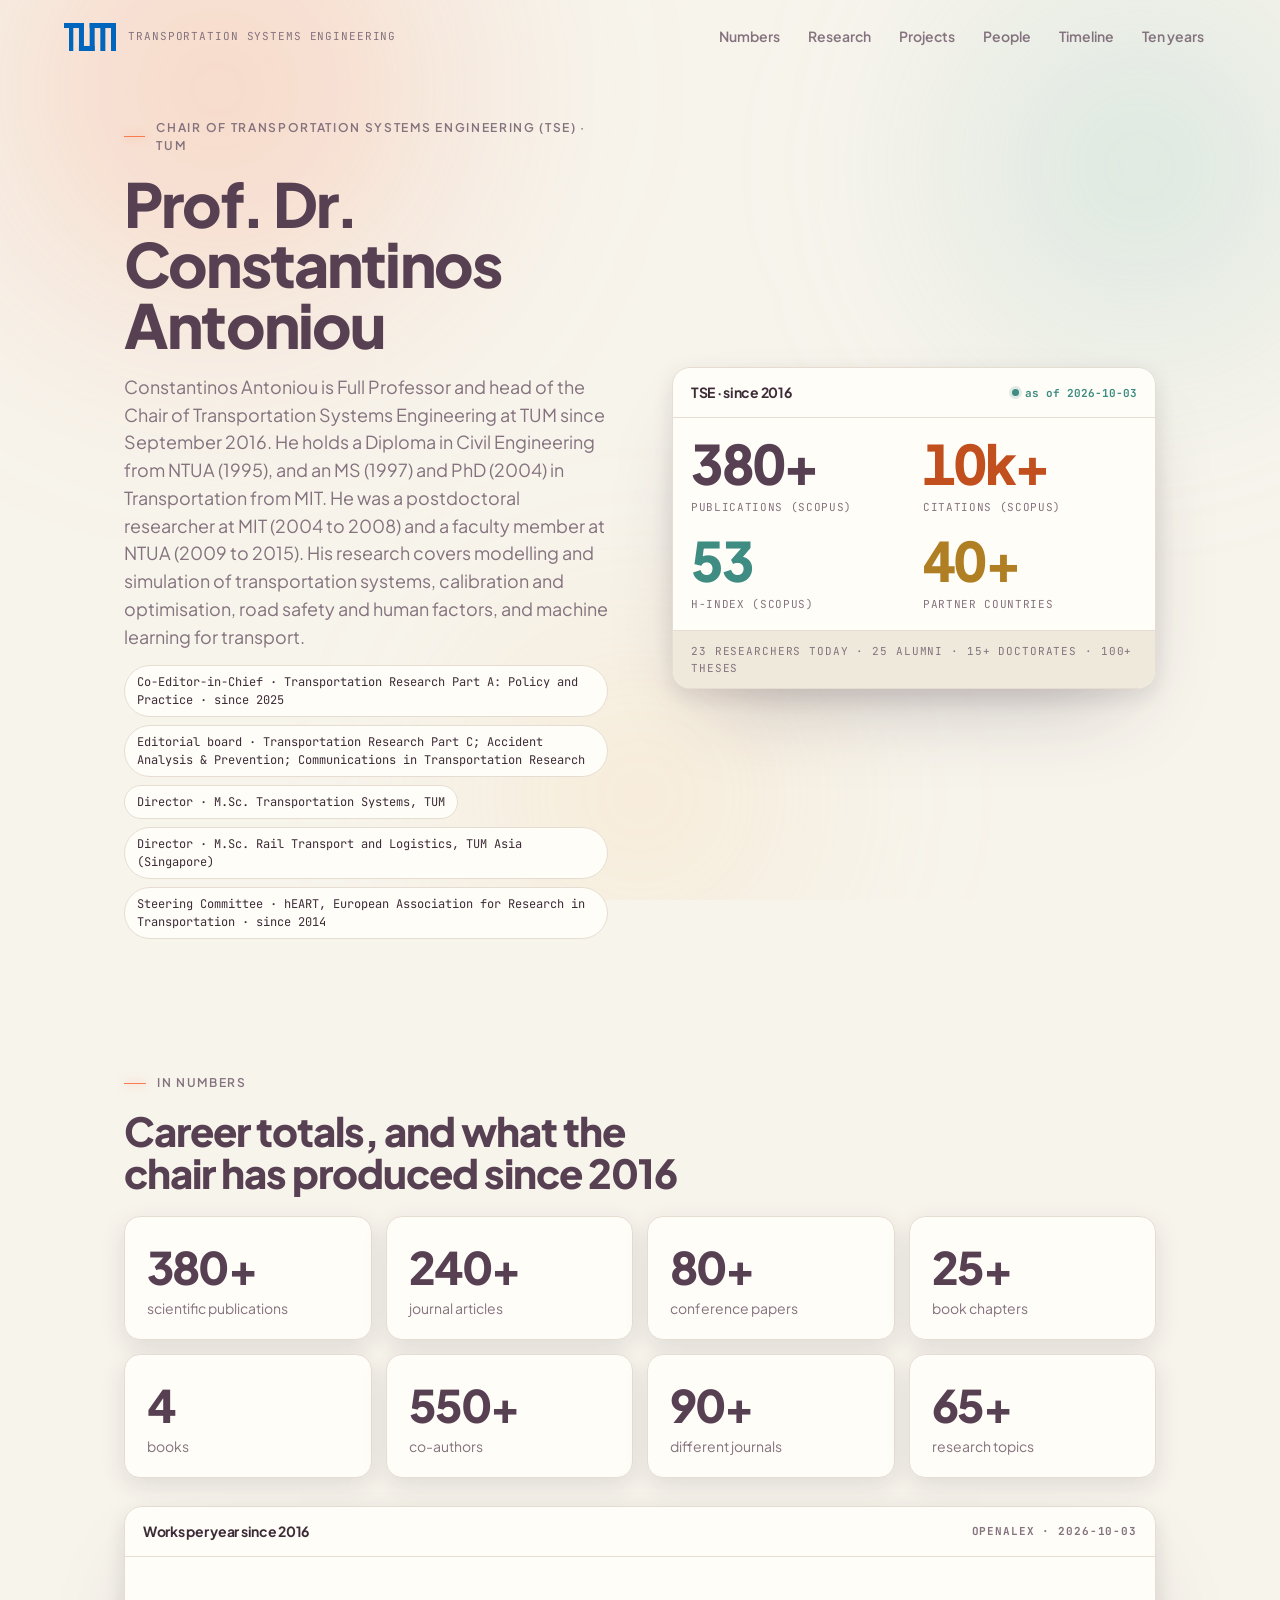
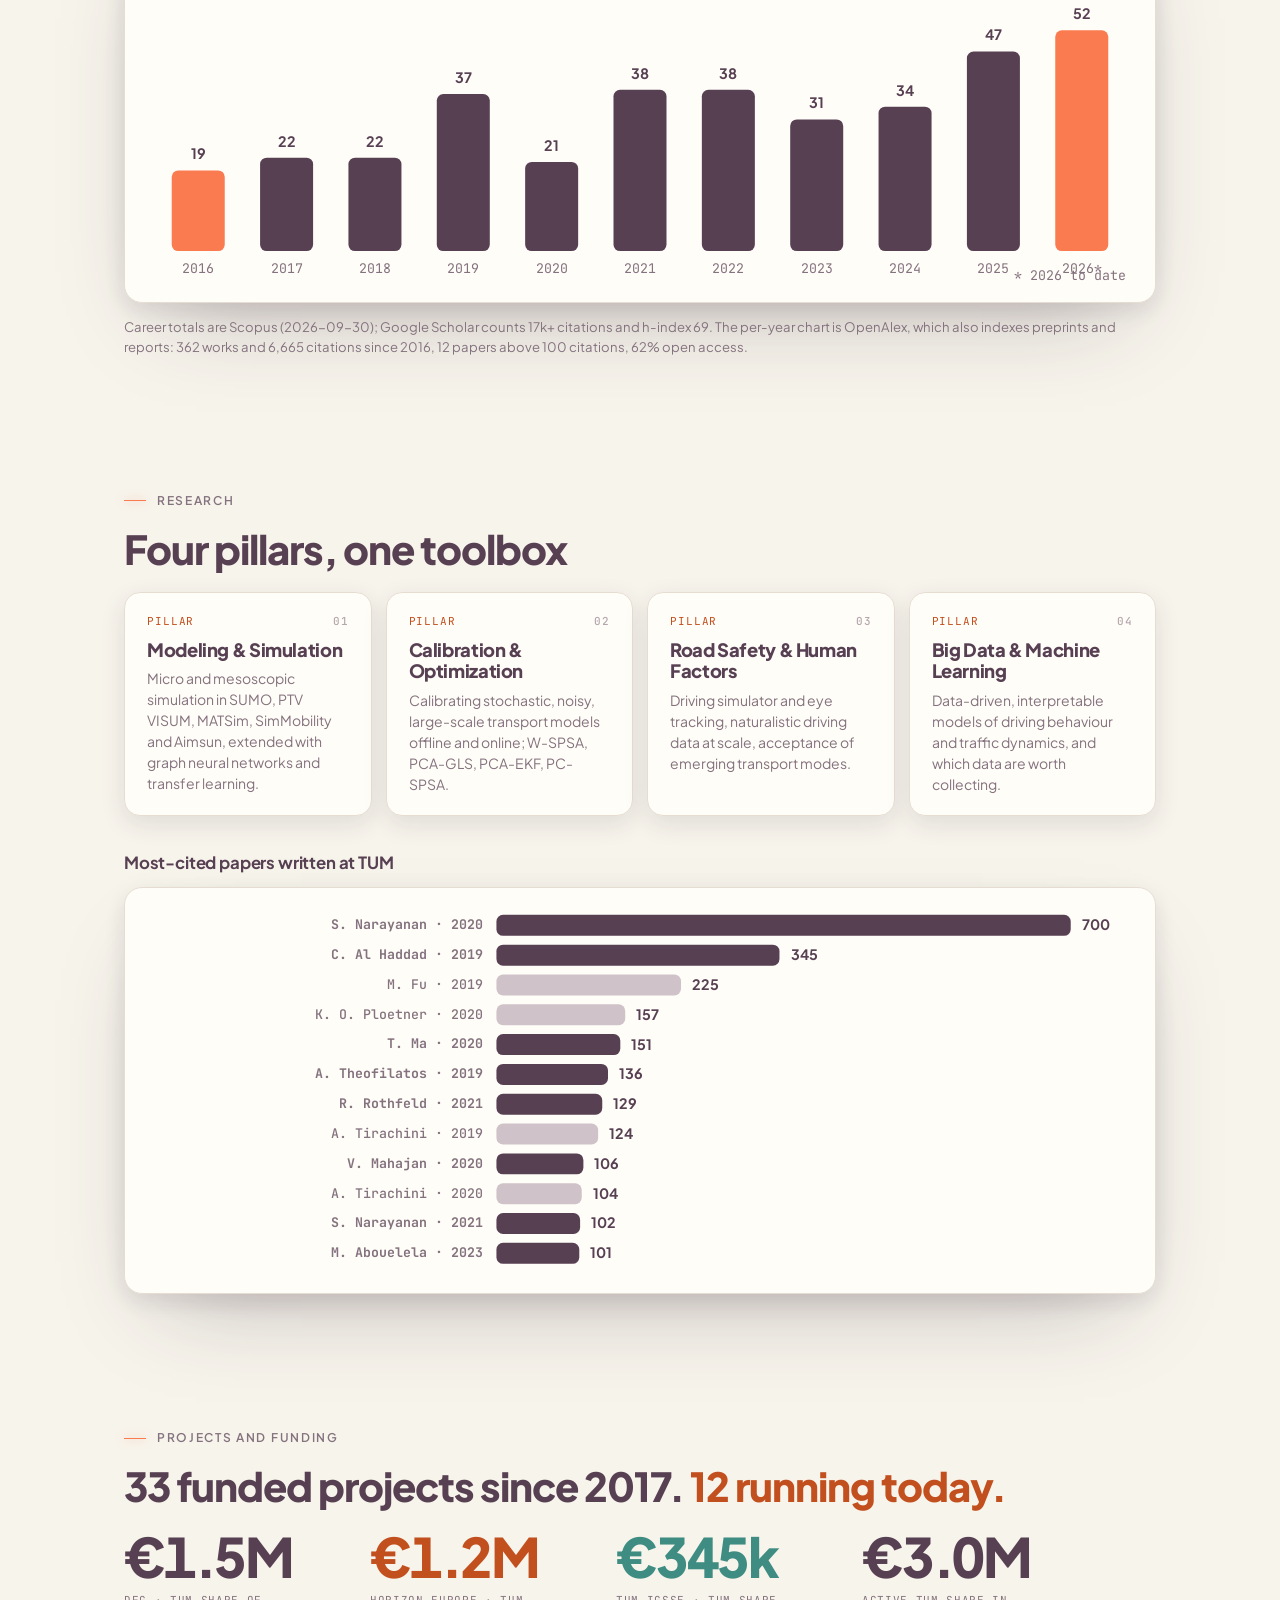
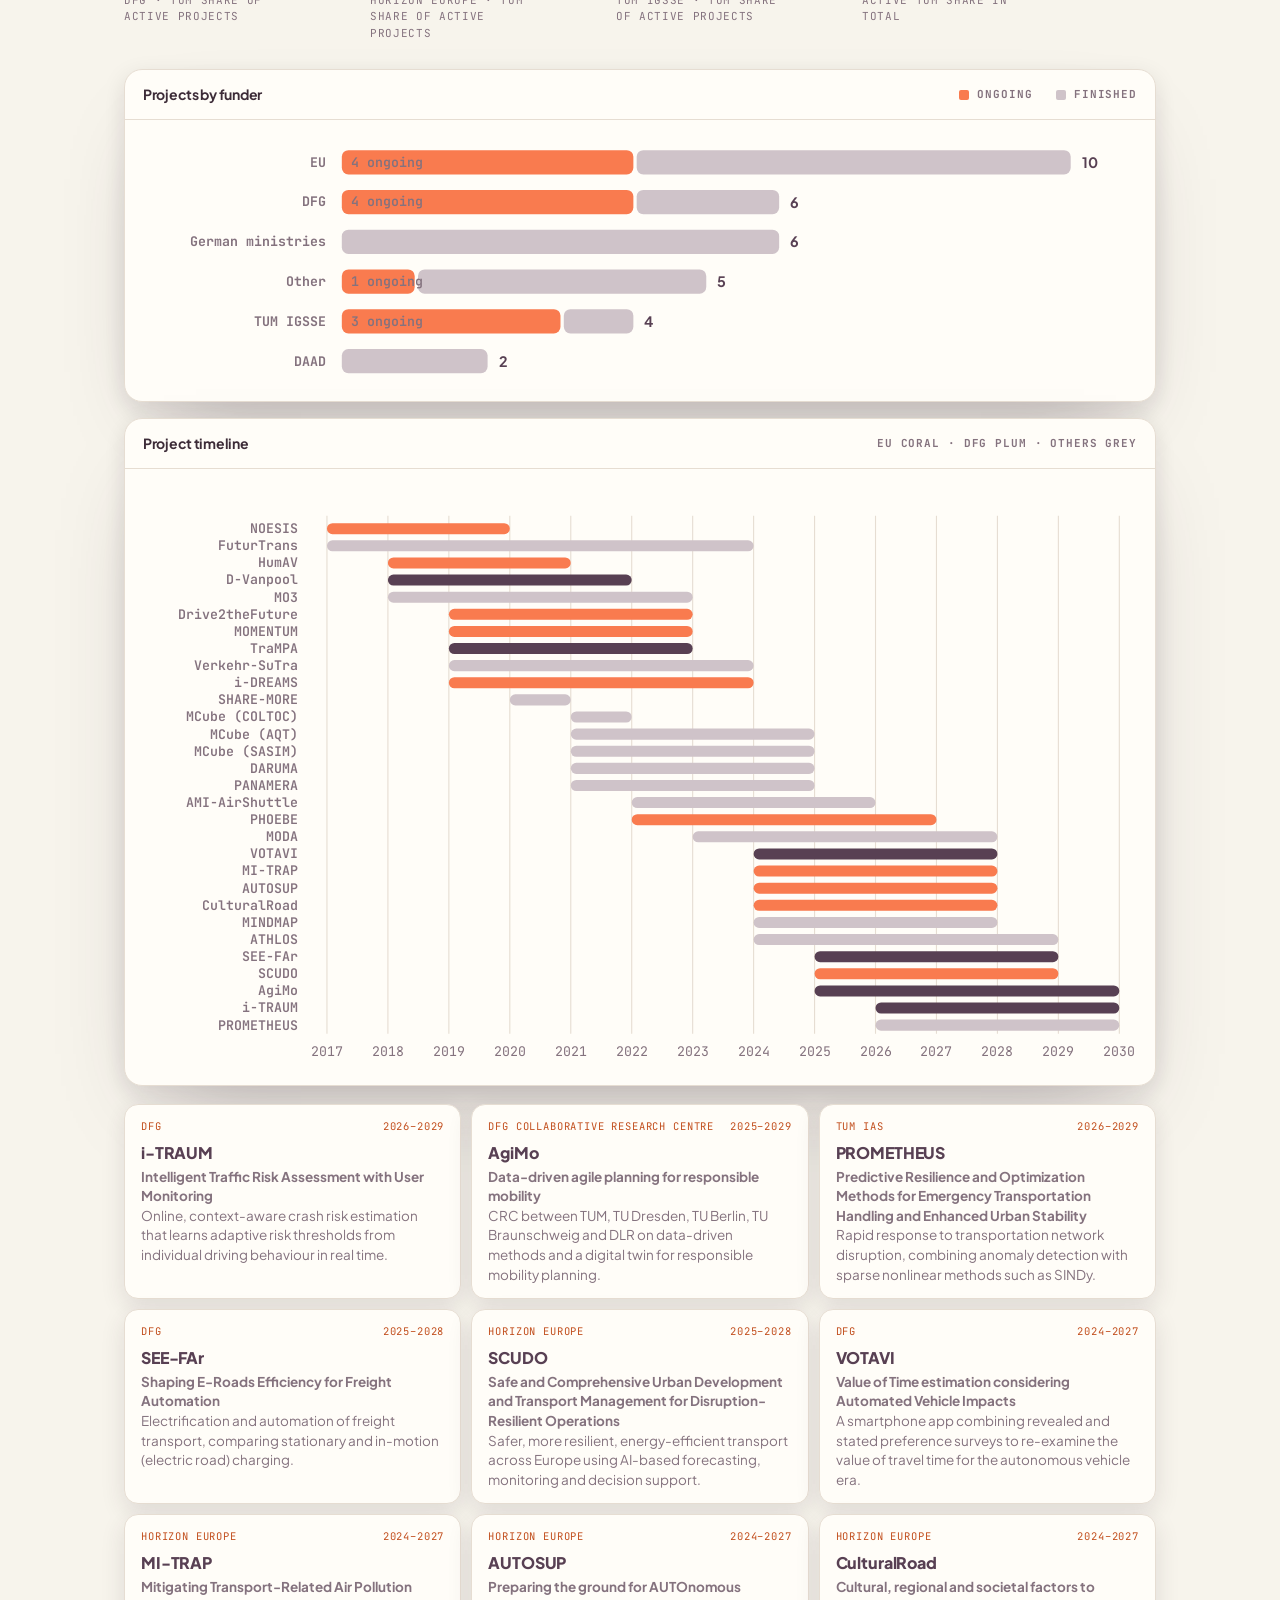
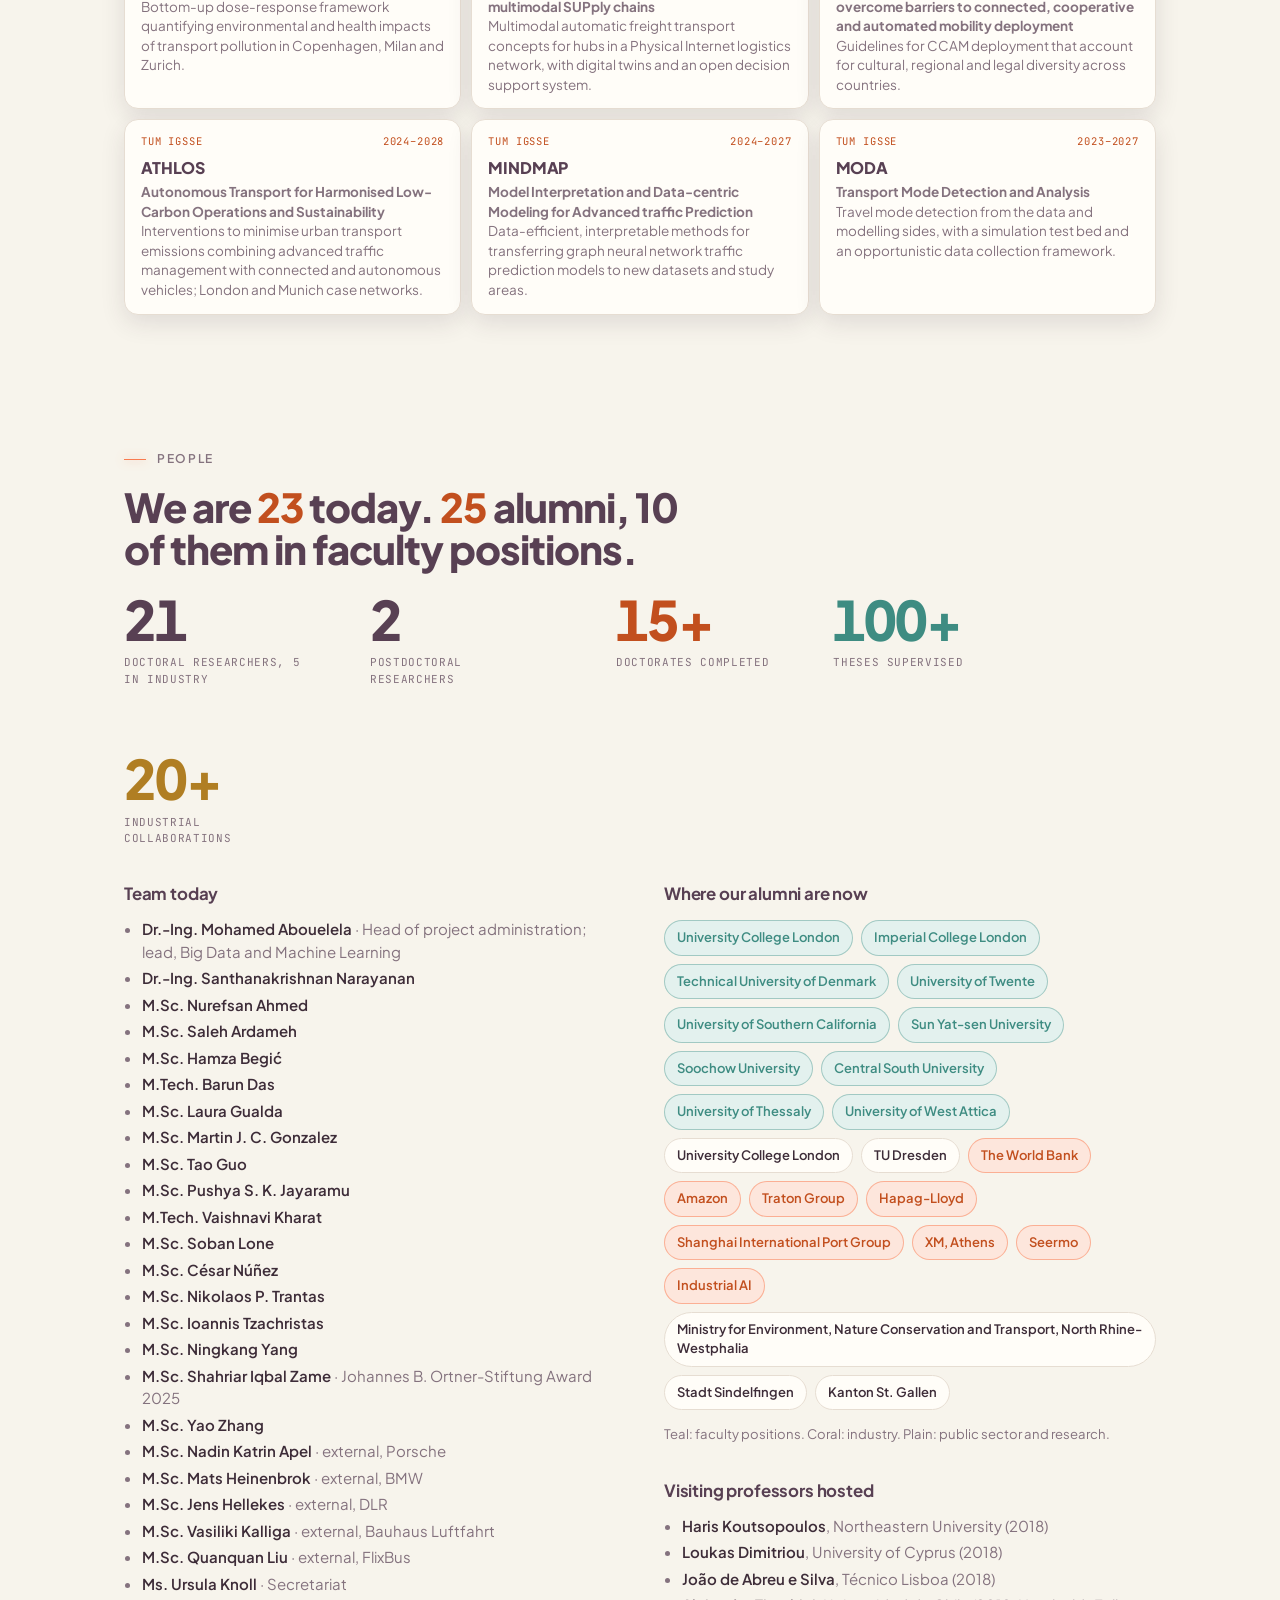
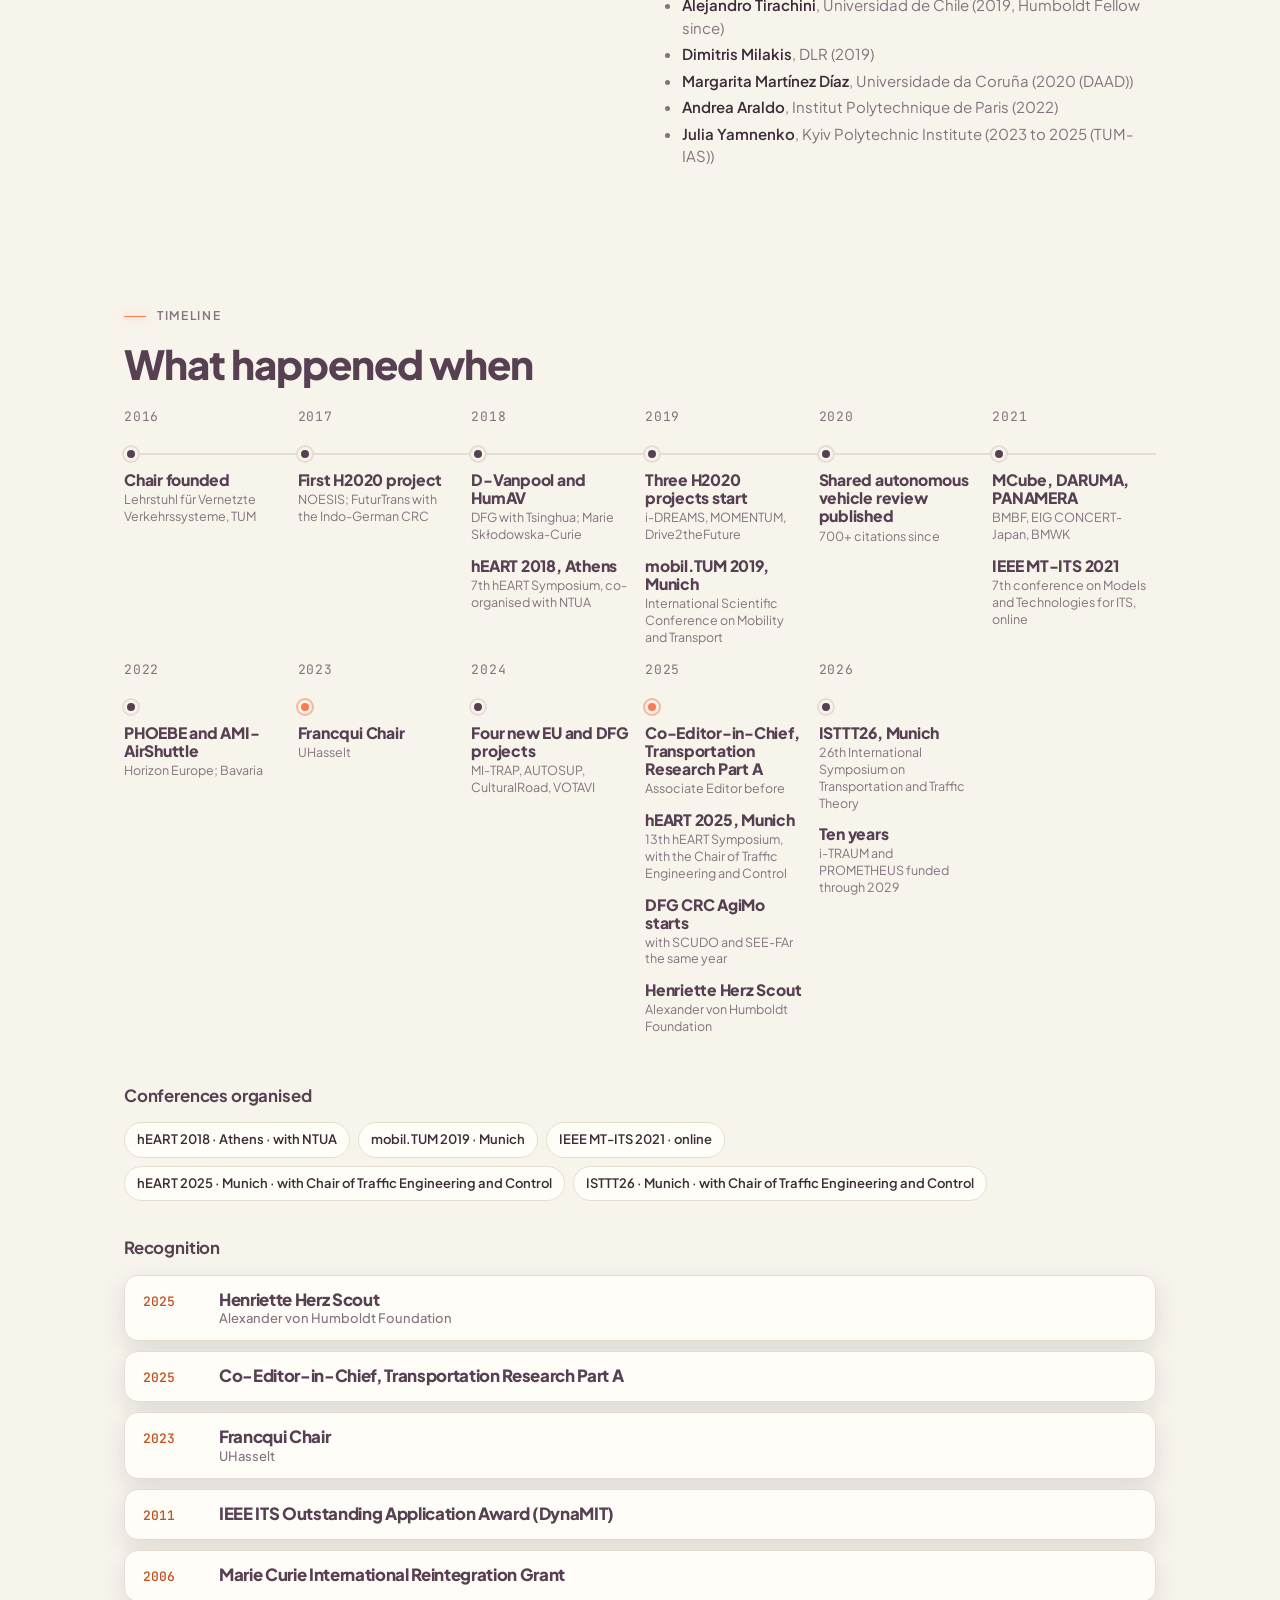
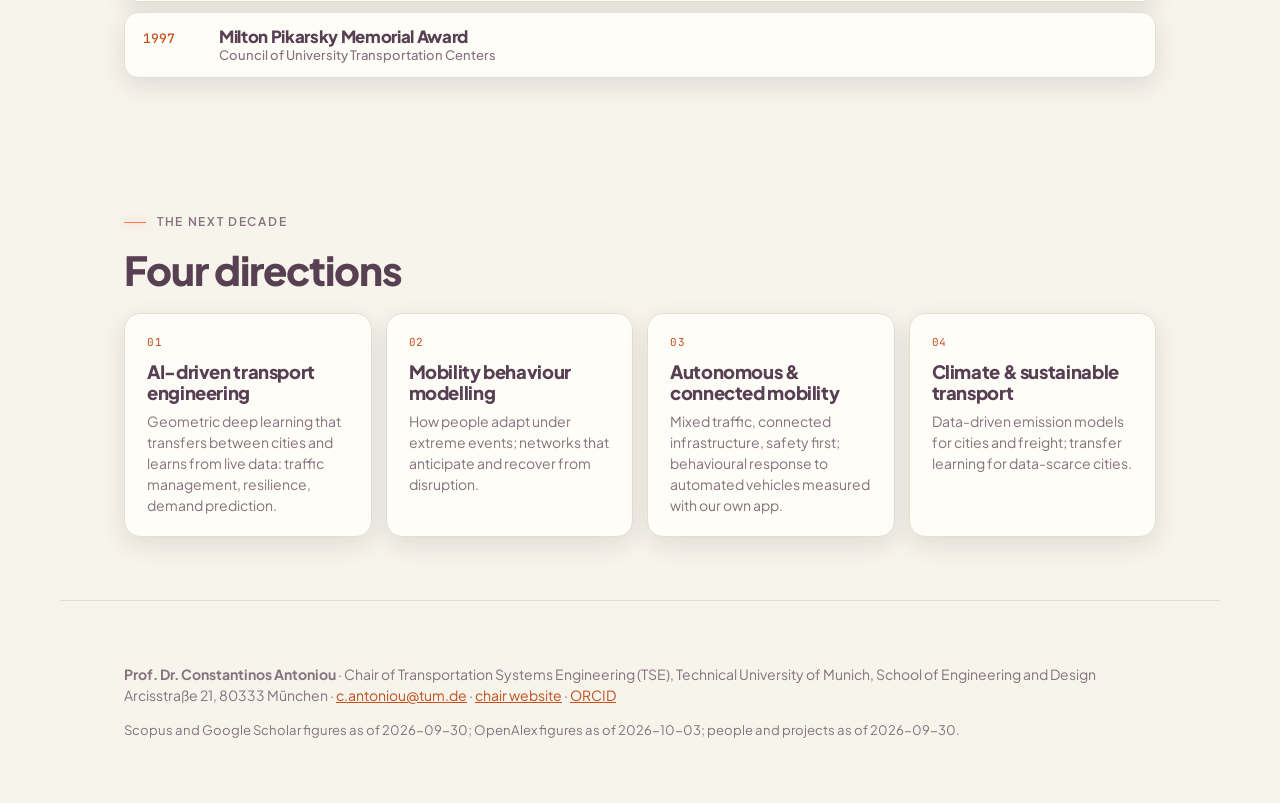
<file: antoniou-portfolio/index.html>
<!doctype html>
<html lang="en">
<head>
<meta charset="utf-8">
<meta name="viewport" content="width=device-width,initial-scale=1,viewport-fit=cover">
<title>Constantinos Antoniou · Transportation Systems Engineering, TUM</title>
<meta name="description" content="Research profile of Prof. Dr. Constantinos Antoniou and the Chair of Transportation Systems Engineering at TUM: numbers, projects, people and publications.">
<link rel="icon" href="assets/tum.svg">
<link rel="stylesheet" href="https://fonts.googleapis.com/css2?family=Plus+Jakarta+Sans:wght@400;500;600;700;800&family=JetBrains+Mono:wght@400;500&display=swap">
<link rel="stylesheet" href="assets/site.css">
</head>
<body>
<div id="blobs" aria-hidden="true"><div class="a"></div><div class="b"></div><div class="c"></div></div>

<header class="top">
  <a class="brand" href="#top"><img src="assets/tum.svg" alt="TUM"><span>Transportation Systems Engineering</span></a>
  <nav>
    <a href="#numbers">Numbers</a><a href="#research">Research</a><a href="#projects">Projects</a><a href="#people">People</a><a href="#timeline">Timeline</a><a href="anniversary/">Ten years</a>
  </nav>
</header>

<main id="top">

<section class="hero wrap">
  <div>
    <p class="eye" id="hero-eye">Chair of Transportation Systems Engineering · TUM</p>
    <h1 id="hero-name">Prof. Dr. Constantinos Antoniou</h1>
    <p class="lead" id="hero-bio"></p>
    <div class="chips" id="hero-roles"></div>
  </div>
  <div class="card">
    <div class="hd"><span id="card-title">TSE · since 2016</span><span class="live" id="card-asof"></span></div>
    <div class="bd grid2" id="hero-stats"></div>
    <div class="ft mono" id="hero-foot"></div>
  </div>
</section>

<section id="numbers" class="wrap">
  <p class="eye">In numbers</p>
  <h2>Career totals, and what the chair has produced since 2016</h2>
  <div class="tiles" id="scopus-tiles"></div>
  <div class="card" style="margin-top:28px">
    <div class="hd"><span>Works per year since 2016</span><span class="mono" id="chart-src"></span></div>
    <div class="bd"><svg id="cWorks" class="chart" viewBox="0 0 900 280" role="img" aria-label="Works per year"></svg></div>
  </div>
  <p class="note" id="numbers-note"></p>
</section>

<section id="research" class="wrap">
  <p class="eye">Research</p>
  <h2>Four pillars, one toolbox</h2>
  <div class="tiles four" id="pillars"></div>
  <h3 class="sub">Most-cited papers written at TUM</h3>
  <div class="card"><div class="bd"><svg id="cTop" class="chart" viewBox="0 0 900 330" role="img" aria-label="Most-cited papers"></svg></div></div>
</section>

<section id="projects" class="wrap">
  <p class="eye">Projects and funding</p>
  <h2 id="projects-h2"></h2>
  <div class="stats" id="funding-stats"></div>
  <div class="card" style="margin-top:28px">
    <div class="hd"><span>Projects by funder</span><span class="mono"><span class="sw c"></span> ongoing &nbsp; <span class="sw g"></span> finished</span></div>
    <div class="bd"><svg id="cFund" class="chart" viewBox="0 0 900 230" role="img" aria-label="Projects by funder"></svg></div>
  </div>
  <div class="card" style="margin-top:16px">
    <div class="hd"><span>Project timeline</span><span class="mono">EU coral · DFG plum · others grey</span></div>
    <div class="bd"><svg id="cProj" class="chart" viewBox="0 0 900 560" role="img" aria-label="Project timeline"></svg></div>
  </div>
  <div class="projlist" id="projlist"></div>
</section>

<section id="people" class="wrap">
  <p class="eye">People</p>
  <h2 id="people-h2"></h2>
  <div class="stats" id="people-stats"></div>
  <div class="cols">
    <div><h3 class="sub">Team today</h3><ul class="plain" id="team-list"></ul></div>
    <div><h3 class="sub">Where our alumni are now</h3><div class="chips" id="alumni-chips"></div><p class="note">Teal: faculty positions. Coral: industry. Plain: public sector and research.</p>
      <h3 class="sub">Visiting professors hosted</h3><ul class="plain" id="visiting-list"></ul></div>
  </div>
</section>

<section id="timeline" class="wrap">
  <p class="eye">Timeline</p>
  <h2>What happened when</h2>
  <div class="tl" id="tl"></div>
  <h3 class="sub">Conferences organised</h3><div class="chips" id="conf-chips"></div>
  <h3 class="sub">Recognition</h3><div class="rows" id="honours"></div>
</section>

<section id="next" class="wrap">
  <p class="eye">The next decade</p>
  <h2>Four directions</h2>
  <div class="tiles four" id="next-tiles"></div>
</section>

<footer class="wrap foot">
  <div id="contact"></div>
  <p class="note" id="sources"></p>
</footer>
</main>

<script src="assets/site.js"></script>
</body>
</html>
</file>
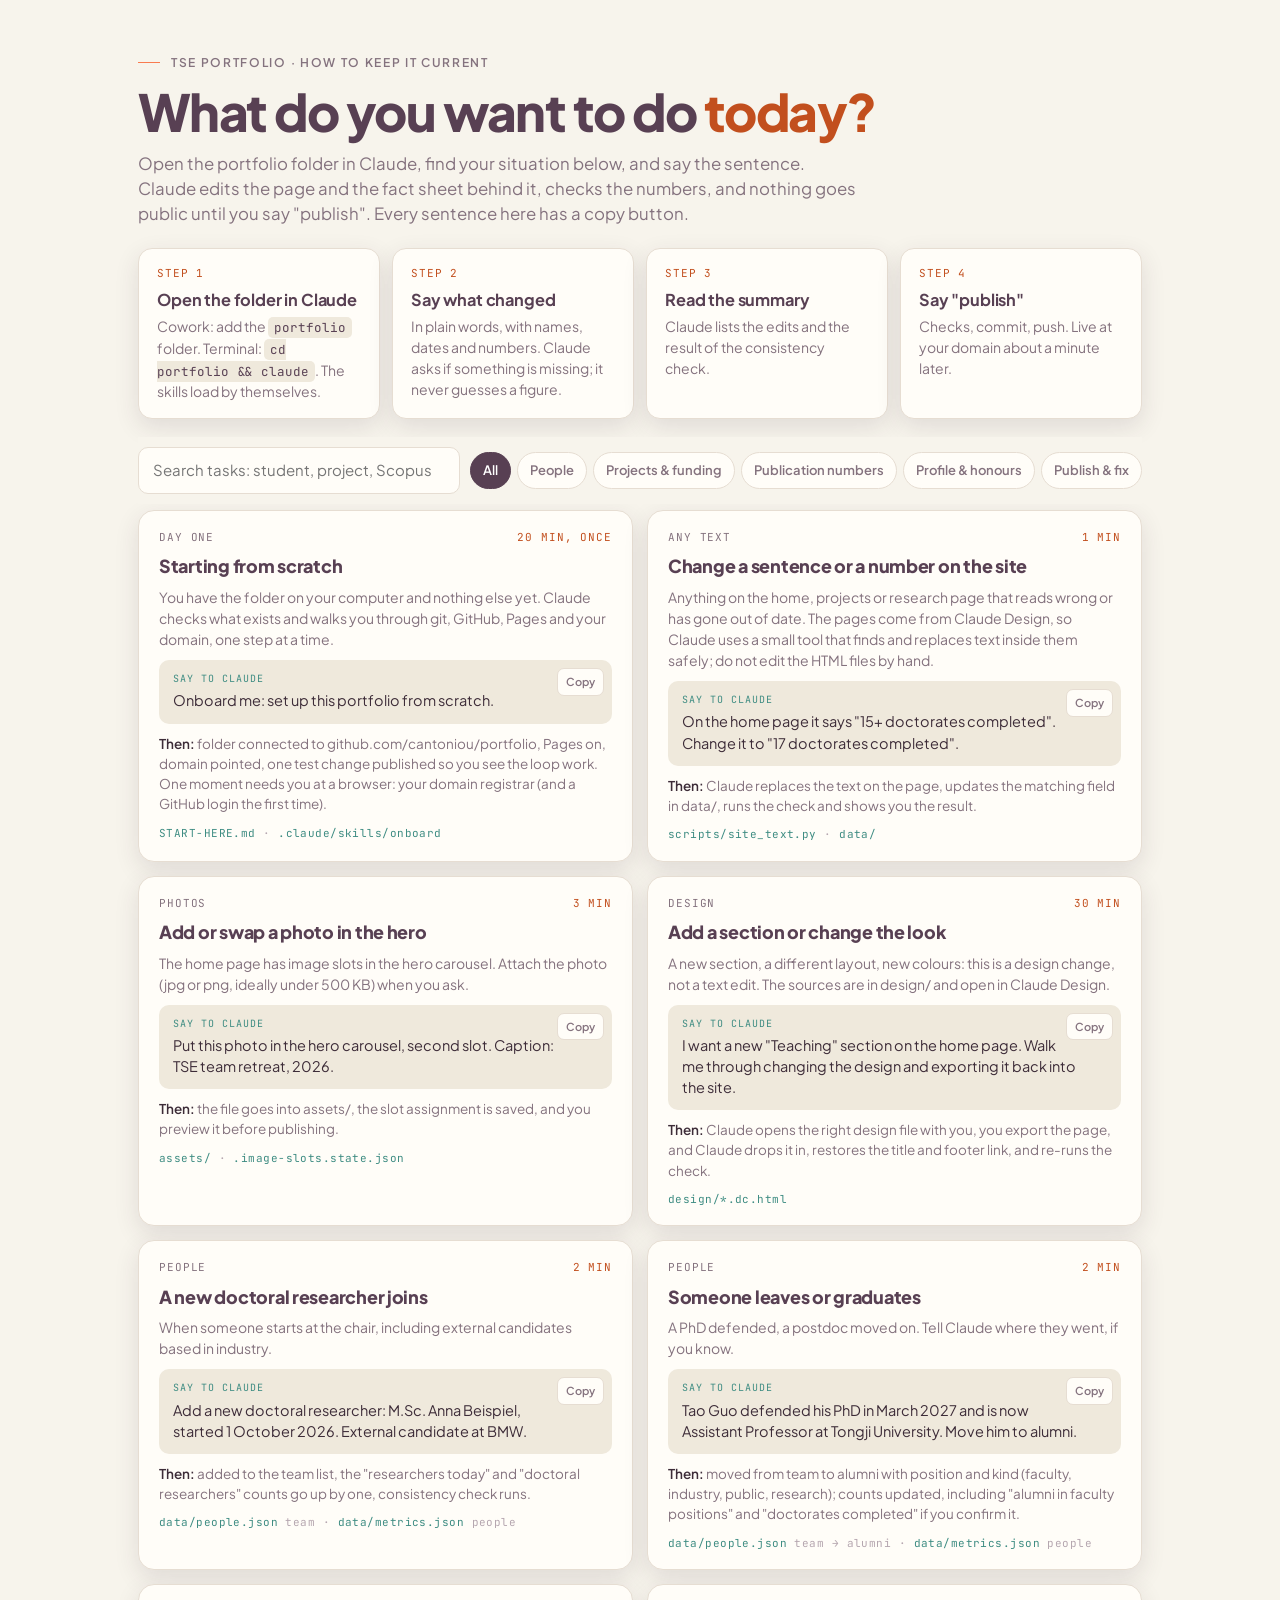
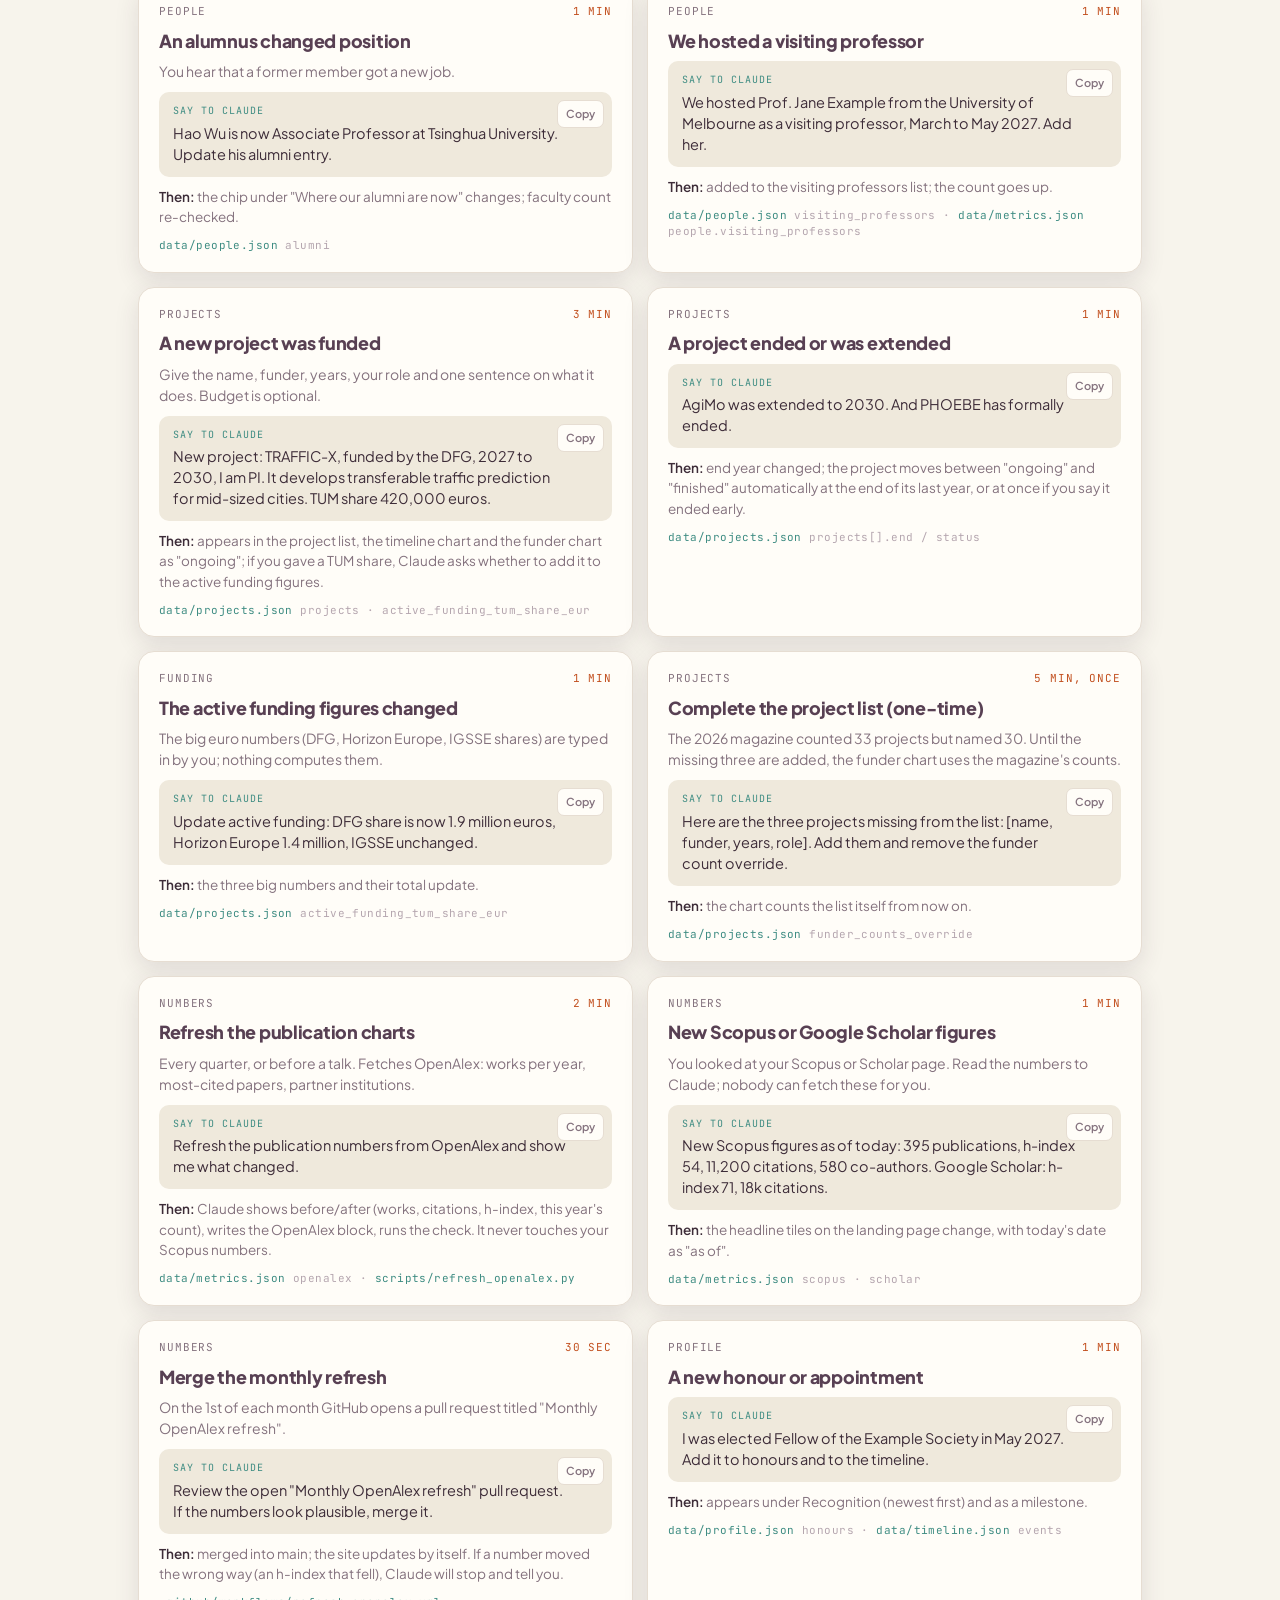
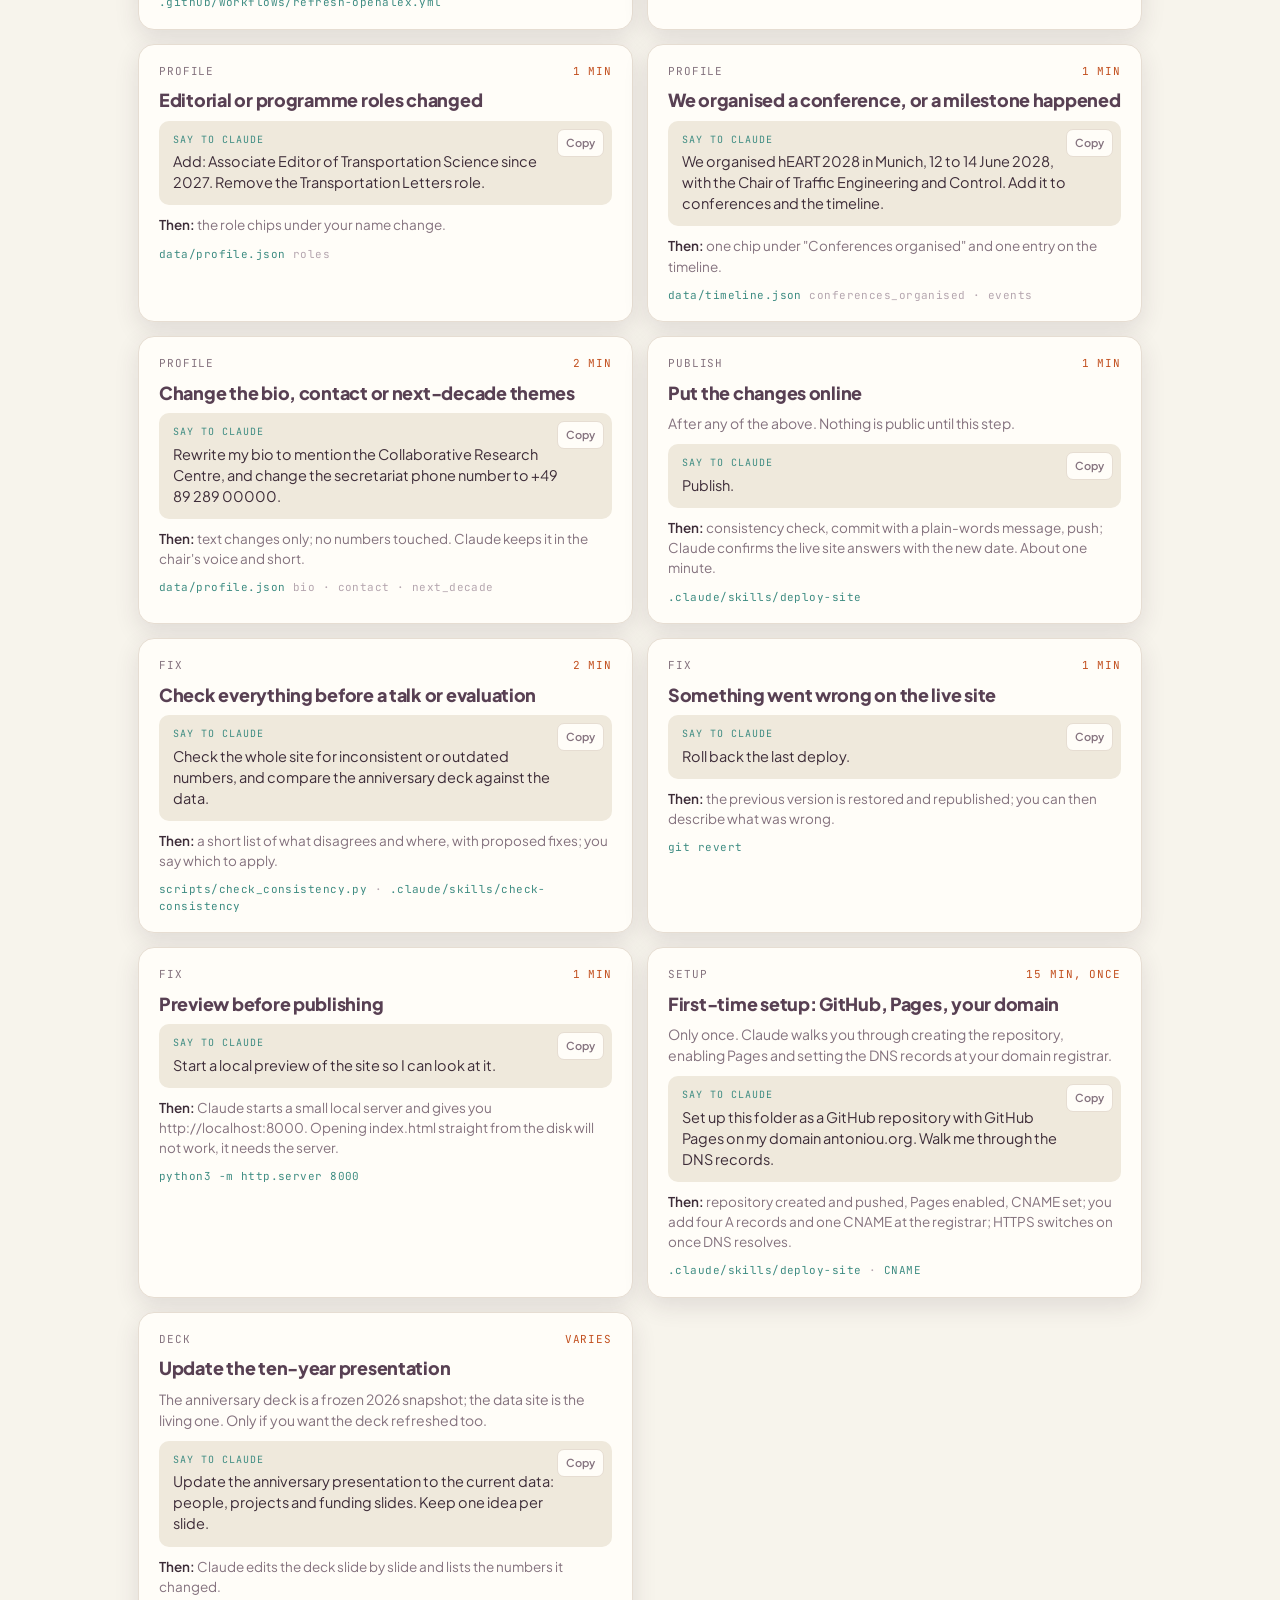
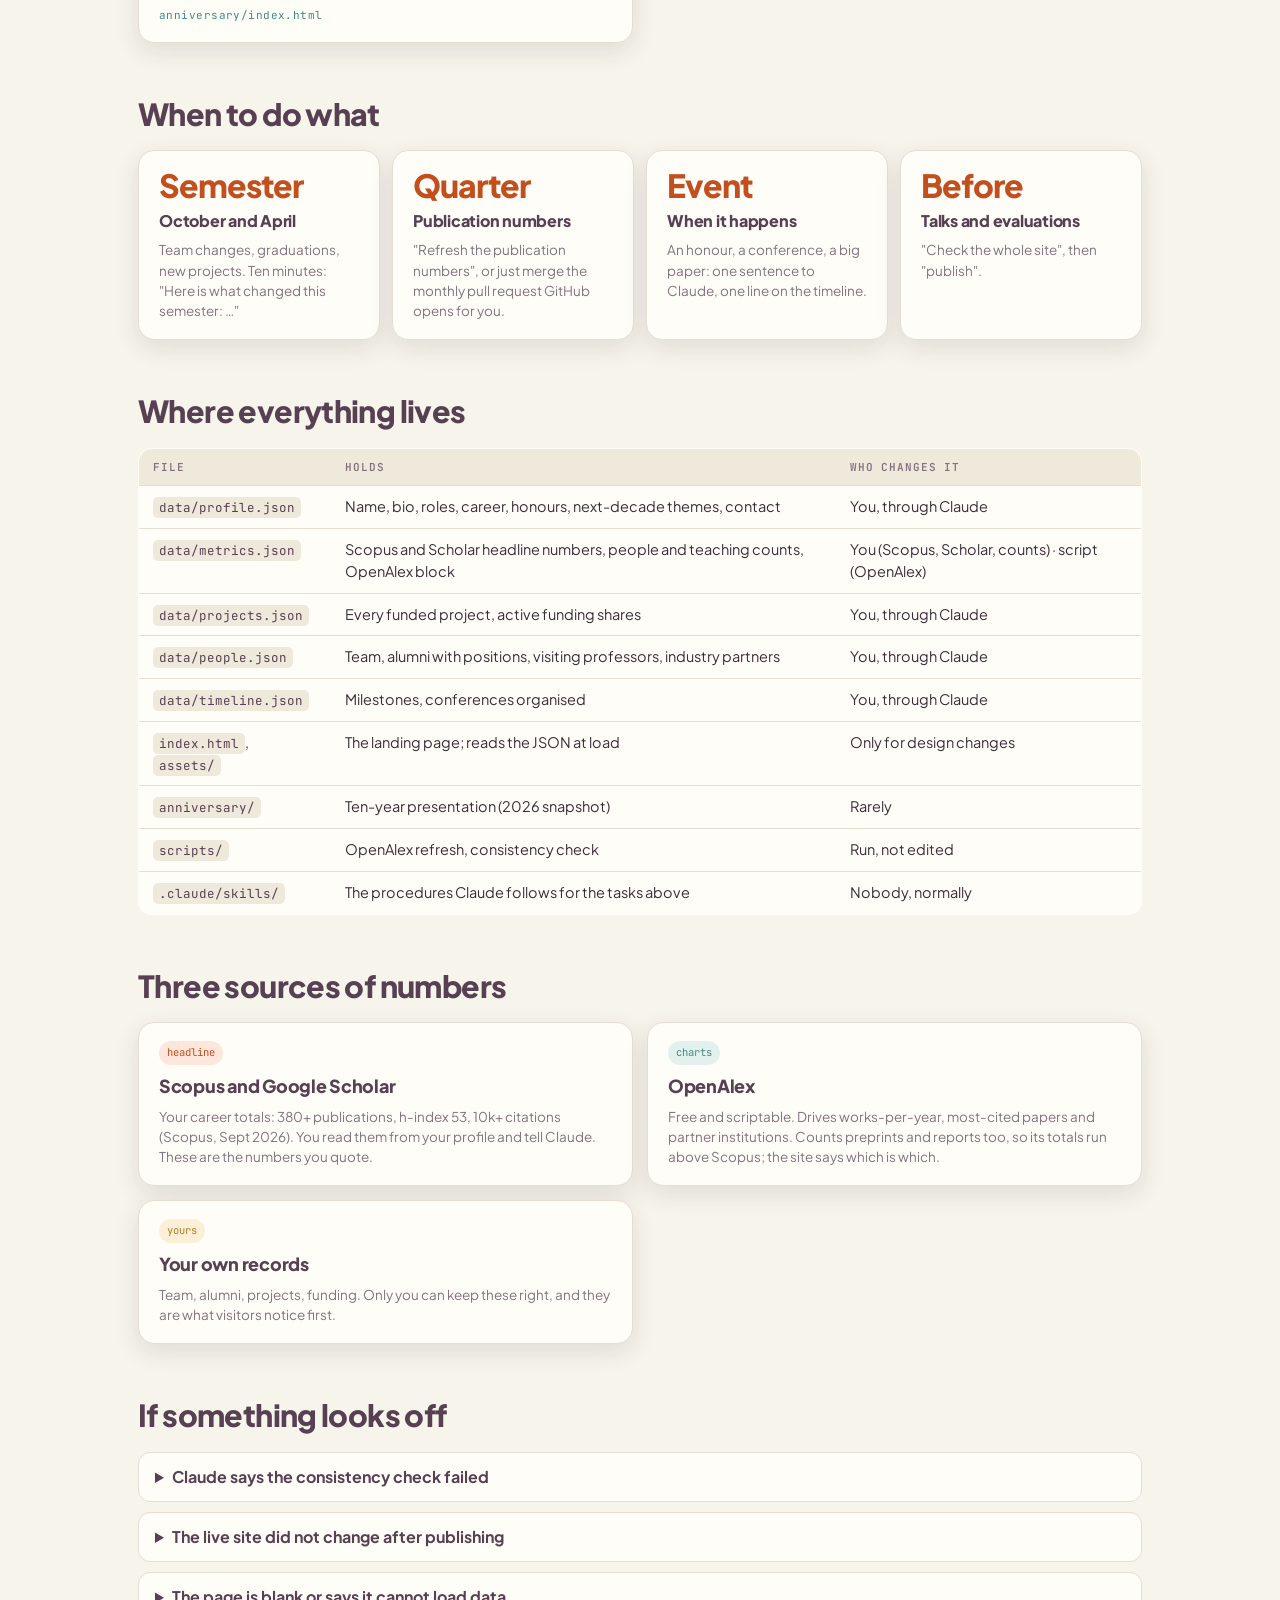
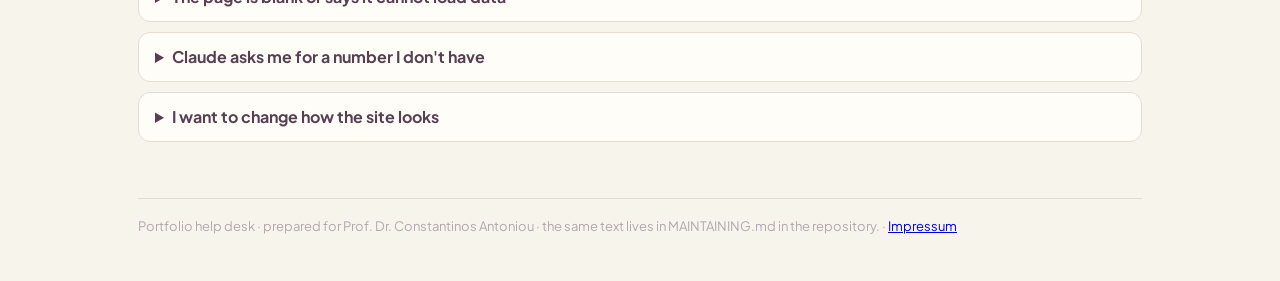
<file: help/index.html>
<!doctype html>
<html lang="en">
<head>
<meta charset="utf-8">
<meta name="viewport" content="width=device-width,initial-scale=1,viewport-fit=cover">
<title>Portfolio Help Desk</title>
<!-- seo:start -->
<meta name="robots" content="noindex, follow">
<!-- seo:end -->
<meta name="description" content="How to keep the TSE portfolio site current with Claude: what to say, what happens, where things live.">
<link rel="stylesheet" href="https://fonts.googleapis.com/css2?family=Plus+Jakarta+Sans:wght@400;500;600;700;800&family=JetBrains+Mono:wght@400;500&display=swap">
<style>
/* Layout: task cards in a filterable grid; each card = situation → what to say to Claude (copyable) → what happens → where it lands. Light look by design. */
:root{--bg:#F7F4EC;--surface:#FFFDF8;--sunken:#EFE9DC;--line:#E6DDD2;--ink:#3D2C38;--ink2:#84727E;--ink3:#B5A6AF;--plum:#584053;--coral:#F97B4F;--coral-deep:#C24F1E;--coral-soft:#FDE6DC;--teal-deep:#3E8C82;--teal-soft:#E3F1EE;--gold-deep:#B07E23;--gold-soft:#FCEFD8;--shadow:0 8px 24px rgba(61,44,56,.12);--sans:'Plus Jakarta Sans',system-ui,sans-serif;--mono:'JetBrains Mono',ui-monospace,Menlo,monospace;color-scheme:light}
*{box-sizing:border-box}
body{margin:0;background:var(--bg);color:var(--ink);font-family:var(--sans);font-size:16px;line-height:1.5;-webkit-font-smoothing:antialiased}
.wrap{max-width:1100px;margin:0 auto;padding-block:clamp(28px,5vh,56px);padding-inline:clamp(16px,5vw,48px)}
.eye{font-size:12px;letter-spacing:.14em;text-transform:uppercase;color:var(--ink2);font-weight:600;display:inline-flex;align-items:center;gap:11px;margin:0 0 14px}
.eye::before{content:"";width:22px;height:1px;background:var(--coral)}
h1{font-size:clamp(2rem,4.5vw,3.2rem);line-height:1;font-weight:800;letter-spacing:-.03em;color:var(--plum);margin:0;text-wrap:balance}
h1 em,h2 em{font-style:normal;color:var(--coral-deep)}
h2{font-size:clamp(1.4rem,2.6vw,1.9rem);font-weight:800;letter-spacing:-.02em;color:var(--plum);margin:48px 0 14px}
p{margin:0}
.lead{color:var(--ink2);max-width:60ch;margin-top:14px;font-size:1.05rem}
.steps{display:grid;grid-template-columns:repeat(auto-fit,minmax(min(100%,220px),1fr));gap:12px;margin-top:22px}
.step{background:var(--surface);border:1px solid var(--line);border-radius:14px;padding:16px 18px;box-shadow:var(--shadow)}
.step .n{font-family:var(--mono);font-size:11px;color:var(--coral-deep);letter-spacing:.08em}
.step b{display:block;margin-top:6px;font-size:1.02rem;color:var(--plum);letter-spacing:-.01em}
.step p{color:var(--ink2);font-size:14px;margin-top:4px}
.toolbar{display:flex;gap:10px;flex-wrap:wrap;align-items:center;margin:18px 0 6px;position:sticky;top:0;background:var(--bg);padding:10px 0;z-index:2}
.toolbar input{flex:1;min-width:200px;font:inherit;font-size:15px;padding:11px 14px;border-radius:10px;border:1px solid var(--line);background:var(--surface);color:var(--ink)}
.toolbar input:focus-visible{outline:2px solid var(--coral-deep);outline-offset:1px}
.tabs{display:flex;gap:6px;flex-wrap:wrap}
.tab{font:inherit;font-size:13px;font-weight:600;padding:8px 12px;border-radius:999px;border:1px solid var(--line);background:var(--surface);color:var(--ink2);cursor:pointer}
.tab[aria-pressed="true"]{background:var(--plum);border-color:var(--plum);color:#fff}
.tab:focus-visible{outline:2px solid var(--coral-deep);outline-offset:2px}
.grid{display:grid;grid-template-columns:repeat(auto-fit,minmax(min(100%,330px),1fr));gap:14px}
.card{background:var(--surface);border:1px solid var(--line);border-radius:16px;padding:18px 20px;box-shadow:var(--shadow);min-width:0;display:flex;flex-direction:column;gap:10px}
.card[hidden]{display:none}
.card .k{font-family:var(--mono);font-size:11px;letter-spacing:.08em;text-transform:uppercase;color:var(--ink2);display:flex;justify-content:space-between;gap:8px}
.card .k i{font-style:normal;color:var(--coral-deep)}
.card h3{margin:0;font-size:1.12rem;font-weight:800;letter-spacing:-.015em;color:var(--plum);line-height:1.2}
.when{color:var(--ink2);font-size:14px}
.say{position:relative;background:var(--sunken);border-radius:10px;padding:12px 44px 12px 14px;font-size:14.5px;line-height:1.45;color:var(--ink)}
.say::before{content:"Say to Claude";display:block;font-family:var(--mono);font-size:10px;letter-spacing:.1em;text-transform:uppercase;color:var(--teal-deep);margin-bottom:4px}
.say button{position:absolute;right:8px;top:8px;font:inherit;font-size:11px;font-weight:600;padding:5px 8px;border-radius:7px;border:1px solid var(--line);background:var(--surface);color:var(--ink2);cursor:pointer}
.say button:hover{color:var(--coral-deep);border-color:var(--coral)}
.say button:focus-visible{outline:2px solid var(--coral-deep)}
.then{font-size:13.5px;color:var(--ink2)}
.then b{color:var(--ink);font-weight:600}
.where{font-family:var(--mono);font-size:11px;color:var(--ink3);letter-spacing:.04em}
.where span{color:var(--teal-deep)}
.tagrow{display:flex;gap:6px;flex-wrap:wrap}
.tag{font-family:var(--mono);font-size:10.5px;padding:4px 8px;border-radius:999px;background:var(--teal-soft);color:var(--teal-deep)}
.tag.c{background:var(--coral-soft);color:var(--coral-deep)}.tag.g{background:var(--gold-soft);color:var(--gold-deep)}
table{border-collapse:collapse;width:100%;font-size:14.5px;background:var(--surface);border:1px solid var(--line);border-radius:14px;overflow:hidden}
th,td{text-align:left;padding:10px 14px;border-bottom:1px solid var(--line);vertical-align:top}
th{font-family:var(--mono);font-size:11px;letter-spacing:.08em;text-transform:uppercase;color:var(--ink2);font-weight:600;background:var(--sunken)}
td code,.code{font-family:var(--mono);font-size:12.5px;background:var(--sunken);padding:2px 6px;border-radius:5px;color:var(--plum)}
.tablewrap{overflow-x:auto;min-width:0}
.rhythm{display:grid;grid-template-columns:repeat(auto-fit,minmax(min(100%,230px),1fr));gap:12px}
.rhythm .card h3{font-size:1rem}
.rhythm .big{font-size:2rem;font-weight:800;letter-spacing:-.03em;color:var(--coral-deep);line-height:1}
details{background:var(--surface);border:1px solid var(--line);border-radius:12px;padding:12px 16px;margin-top:10px}
summary{cursor:pointer;font-weight:700;color:var(--plum)}
details p{margin-top:8px;color:var(--ink2);font-size:14.5px}
.foot{margin-top:56px;padding-top:18px;border-top:1px solid var(--line);color:var(--ink3);font-size:13px}
.toast{position:fixed;left:50%;bottom:24px;transform:translateX(-50%);background:var(--plum);color:#fff;padding:9px 14px;border-radius:999px;font-size:13px;opacity:0;transition:opacity .2s;pointer-events:none}
.toast.on{opacity:1}
</style>
<script data-goatcounter="https://antoniou.goatcounter.com/count" async src="https://gc.zgo.at/count.js"></script>
</head>
<body>
<div class="wrap">

<p class="eye">TSE portfolio · how to keep it current</p>
<h1>What do you want to do <em>today?</em></h1>
<p class="lead">Open the portfolio folder in Claude, find your situation below, and say the sentence. Claude edits the page and the fact sheet behind it, checks the numbers, and nothing goes public until you say "publish". Every sentence here has a copy button.</p>

<div class="steps">
  <div class="step"><div class="n">STEP 1</div><b>Open the folder in Claude</b><p>Cowork: add the <code class="code">portfolio</code> folder. Terminal: <code class="code">cd portfolio && claude</code>. The skills load by themselves.</p></div>
  <div class="step"><div class="n">STEP 2</div><b>Say what changed</b><p>In plain words, with names, dates and numbers. Claude asks if something is missing; it never guesses a figure.</p></div>
  <div class="step"><div class="n">STEP 3</div><b>Read the summary</b><p>Claude lists the edits and the result of the consistency check.</p></div>
  <div class="step"><div class="n">STEP 4</div><b>Say "publish"</b><p>Checks, commit, push. Live at your domain about a minute later.</p></div>
</div>

<div class="toolbar">
  <input id="q" type="search" placeholder="Search tasks: student, project, Scopus, conference, publish…" aria-label="Search tasks">
  <div class="tabs" id="tabs">
    <button class="tab" aria-pressed="true" data-f="all">All</button>
    <button class="tab" aria-pressed="false" data-f="people">People</button>
    <button class="tab" aria-pressed="false" data-f="projects">Projects &amp; funding</button>
    <button class="tab" aria-pressed="false" data-f="numbers">Publication numbers</button>
    <button class="tab" aria-pressed="false" data-f="profile">Profile &amp; honours</button>
    <button class="tab" aria-pressed="false" data-f="publish">Publish &amp; fix</button>
  </div>
</div>

<div class="grid" id="cards">

<div class="card" data-f="publish" data-t="start first time onboard scratch new setup begin day one">
  <div class="k"><span>Day one</span><i>20 min, once</i></div>
  <h3>Starting from scratch</h3>
  <p class="when">You have the folder on your computer and nothing else yet. Claude checks what exists and walks you through git, GitHub, Pages and your domain, one step at a time.</p>
  <div class="say"><button type="button">Copy</button>Onboard me: set up this portfolio from scratch.</div>
  <p class="then"><b>Then:</b> folder connected to github.com/cantoniou/portfolio, Pages on, domain pointed, one test change published so you see the loop work. One moment needs you at a browser: your domain registrar (and a GitHub login the first time).</p>
  <p class="where"><span>START-HERE.md</span> · <span>.claude/skills/onboard</span></p>
</div>

<div class="card" data-f="profile" data-t="text wording number change sentence page typo fix says">
  <div class="k"><span>Any text</span><i>1 min</i></div>
  <h3>Change a sentence or a number on the site</h3>
  <p class="when">Anything on the home, projects or research page that reads wrong or has gone out of date. The pages come from Claude Design, so Claude uses a small tool that finds and replaces text inside them safely; do not edit the HTML files by hand.</p>
  <div class="say"><button type="button">Copy</button>On the home page it says "15+ doctorates completed". Change it to "17 doctorates completed".</div>
  <p class="then"><b>Then:</b> Claude replaces the text on the page, updates the matching field in data/, runs the check and shows you the result.</p>
  <p class="where"><span>scripts/site_text.py</span> · <span>data/</span></p>
</div>

<div class="card" data-f="profile" data-t="photo picture image hero carousel slot portrait team photo">
  <div class="k"><span>Photos</span><i>3 min</i></div>
  <h3>Add or swap a photo in the hero</h3>
  <p class="when">The home page has image slots in the hero carousel. Attach the photo (jpg or png, ideally under 500 KB) when you ask.</p>
  <div class="say"><button type="button">Copy</button>Put this photo in the hero carousel, second slot. Caption: TSE team retreat, 2026.</div>
  <p class="then"><b>Then:</b> the file goes into assets/, the slot assignment is saved, and you preview it before publishing.</p>
  <p class="where"><span>assets/</span> · <span>.image-slots.state.json</span></p>
</div>

<div class="card" data-f="profile" data-t="design layout section new look redesign colours style claude design export">
  <div class="k"><span>Design</span><i>30 min</i></div>
  <h3>Add a section or change the look</h3>
  <p class="when">A new section, a different layout, new colours: this is a design change, not a text edit. The sources are in design/ and open in Claude Design.</p>
  <div class="say"><button type="button">Copy</button>I want a new "Teaching" section on the home page. Walk me through changing the design and exporting it back into the site.</div>
  <p class="then"><b>Then:</b> Claude opens the right design file with you, you export the page, and Claude drops it in, restores the title and footer link, and re-runs the check.</p>
  <p class="where"><span>design/*.dc.html</span></p>
</div>

<div class="card" data-f="people" data-t="new phd doctoral student researcher joins start team">
  <div class="k"><span>People</span><i>2 min</i></div>
  <h3>A new doctoral researcher joins</h3>
  <p class="when">When someone starts at the chair, including external candidates based in industry.</p>
  <div class="say"><button type="button">Copy</button>Add a new doctoral researcher: M.Sc. Anna Beispiel, started 1 October 2026. External candidate at BMW.</div>
  <p class="then"><b>Then:</b> added to the team list, the "researchers today" and "doctoral researchers" counts go up by one, consistency check runs.</p>
  <p class="where"><span>data/people.json</span> team · <span>data/metrics.json</span> people</p>
</div>

<div class="card" data-f="people" data-t="leaves alumni graduated defended phd finished position moved">
  <div class="k"><span>People</span><i>2 min</i></div>
  <h3>Someone leaves or graduates</h3>
  <p class="when">A PhD defended, a postdoc moved on. Tell Claude where they went, if you know.</p>
  <div class="say"><button type="button">Copy</button>Tao Guo defended his PhD in March 2027 and is now Assistant Professor at Tongji University. Move him to alumni.</div>
  <p class="then"><b>Then:</b> moved from team to alumni with position and kind (faculty, industry, public, research); counts updated, including "alumni in faculty positions" and "doctorates completed" if you confirm it.</p>
  <p class="where"><span>data/people.json</span> team → alumni · <span>data/metrics.json</span> people</p>
</div>

<div class="card" data-f="people" data-t="alumni new job position changed professor moved">
  <div class="k"><span>People</span><i>1 min</i></div>
  <h3>An alumnus changed position</h3>
  <p class="when">You hear that a former member got a new job.</p>
  <div class="say"><button type="button">Copy</button>Hao Wu is now Associate Professor at Tsinghua University. Update his alumni entry.</div>
  <p class="then"><b>Then:</b> the chip under "Where our alumni are now" changes; faculty count re-checked.</p>
  <p class="where"><span>data/people.json</span> alumni</p>
</div>

<div class="card" data-f="people" data-t="visiting professor guest fellow humboldt hosted">
  <div class="k"><span>People</span><i>1 min</i></div>
  <h3>We hosted a visiting professor</h3>
  <div class="say"><button type="button">Copy</button>We hosted Prof. Jane Example from the University of Melbourne as a visiting professor, March to May 2027. Add her.</div>
  <p class="then"><b>Then:</b> added to the visiting professors list; the count goes up.</p>
  <p class="where"><span>data/people.json</span> visiting_professors · <span>data/metrics.json</span> people.visiting_professors</p>
</div>

<div class="card" data-f="projects" data-t="new project funded grant dfg eu horizon proposal accepted PI">
  <div class="k"><span>Projects</span><i>3 min</i></div>
  <h3>A new project was funded</h3>
  <p class="when">Give the name, funder, years, your role and one sentence on what it does. Budget is optional.</p>
  <div class="say"><button type="button">Copy</button>New project: TRAFFIC-X, funded by the DFG, 2027 to 2030, I am PI. It develops transferable traffic prediction for mid-sized cities. TUM share 420,000 euros.</div>
  <p class="then"><b>Then:</b> appears in the project list, the timeline chart and the funder chart as "ongoing"; if you gave a TUM share, Claude asks whether to add it to the active funding figures.</p>
  <p class="where"><span>data/projects.json</span> projects · active_funding_tum_share_eur</p>
</div>

<div class="card" data-f="projects" data-t="project ended extended finished end date closed">
  <div class="k"><span>Projects</span><i>1 min</i></div>
  <h3>A project ended or was extended</h3>
  <div class="say"><button type="button">Copy</button>AgiMo was extended to 2030. And PHOEBE has formally ended.</div>
  <p class="then"><b>Then:</b> end year changed; the project moves between "ongoing" and "finished" automatically at the end of its last year, or at once if you say it ended early.</p>
  <p class="where"><span>data/projects.json</span> projects[].end / status</p>
</div>

<div class="card" data-f="projects" data-t="funding euro share active money amount budget">
  <div class="k"><span>Funding</span><i>1 min</i></div>
  <h3>The active funding figures changed</h3>
  <p class="when">The big euro numbers (DFG, Horizon Europe, IGSSE shares) are typed in by you; nothing computes them.</p>
  <div class="say"><button type="button">Copy</button>Update active funding: DFG share is now 1.9 million euros, Horizon Europe 1.4 million, IGSSE unchanged.</div>
  <p class="then"><b>Then:</b> the three big numbers and their total update.</p>
  <p class="where"><span>data/projects.json</span> active_funding_tum_share_eur</p>
</div>

<div class="card" data-f="projects" data-t="missing projects 33 30 override count magazine complete list">
  <div class="k"><span>Projects</span><i>5 min, once</i></div>
  <h3>Complete the project list (one-time)</h3>
  <p class="when">The 2026 magazine counted 33 projects but named 30. Until the missing three are added, the funder chart uses the magazine's counts.</p>
  <div class="say"><button type="button">Copy</button>Here are the three projects missing from the list: [name, funder, years, role]. Add them and remove the funder count override.</div>
  <p class="then"><b>Then:</b> the chart counts the list itself from now on.</p>
  <p class="where"><span>data/projects.json</span> funder_counts_override</p>
</div>

<div class="card" data-f="numbers" data-t="refresh openalex publications citations h-index chart per year top papers">
  <div class="k"><span>Numbers</span><i>2 min</i></div>
  <h3>Refresh the publication charts</h3>
  <p class="when">Every quarter, or before a talk. Fetches OpenAlex: works per year, most-cited papers, partner institutions.</p>
  <div class="say"><button type="button">Copy</button>Refresh the publication numbers from OpenAlex and show me what changed.</div>
  <p class="then"><b>Then:</b> Claude shows before/after (works, citations, h-index, this year's count), writes the OpenAlex block, runs the check. It never touches your Scopus numbers.</p>
  <p class="where"><span>data/metrics.json</span> openalex · <span>scripts/refresh_openalex.py</span></p>
</div>

<div class="card" data-f="numbers" data-t="scopus google scholar h-index citations headline numbers career totals">
  <div class="k"><span>Numbers</span><i>1 min</i></div>
  <h3>New Scopus or Google Scholar figures</h3>
  <p class="when">You looked at your Scopus or Scholar page. Read the numbers to Claude; nobody can fetch these for you.</p>
  <div class="say"><button type="button">Copy</button>New Scopus figures as of today: 395 publications, h-index 54, 11,200 citations, 580 co-authors. Google Scholar: h-index 71, 18k citations.</div>
  <p class="then"><b>Then:</b> the headline tiles on the landing page change, with today's date as "as of".</p>
  <p class="where"><span>data/metrics.json</span> scopus · scholar</p>
</div>

<div class="card" data-f="numbers" data-t="monthly automatic pull request github action merge">
  <div class="k"><span>Numbers</span><i>30 sec</i></div>
  <h3>Merge the monthly refresh</h3>
  <p class="when">On the 1st of each month GitHub opens a pull request titled "Monthly OpenAlex refresh".</p>
  <div class="say"><button type="button">Copy</button>Review the open "Monthly OpenAlex refresh" pull request. If the numbers look plausible, merge it.</div>
  <p class="then"><b>Then:</b> merged into main; the site updates by itself. If a number moved the wrong way (an h-index that fell), Claude will stop and tell you.</p>
  <p class="where"><span>.github/workflows/refresh-openalex.yml</span></p>
</div>

<div class="card" data-f="profile" data-t="award honour prize fellowship editor appointment recognition">
  <div class="k"><span>Profile</span><i>1 min</i></div>
  <h3>A new honour or appointment</h3>
  <div class="say"><button type="button">Copy</button>I was elected Fellow of the Example Society in May 2027. Add it to honours and to the timeline.</div>
  <p class="then"><b>Then:</b> appears under Recognition (newest first) and as a milestone.</p>
  <p class="where"><span>data/profile.json</span> honours · <span>data/timeline.json</span> events</p>
</div>

<div class="card" data-f="profile" data-t="editorial board editor journal role director committee">
  <div class="k"><span>Profile</span><i>1 min</i></div>
  <h3>Editorial or programme roles changed</h3>
  <div class="say"><button type="button">Copy</button>Add: Associate Editor of Transportation Science since 2027. Remove the Transportation Letters role.</div>
  <p class="then"><b>Then:</b> the role chips under your name change.</p>
  <p class="where"><span>data/profile.json</span> roles</p>
</div>

<div class="card" data-f="profile" data-t="conference organised hosted symposium event milestone timeline">
  <div class="k"><span>Profile</span><i>1 min</i></div>
  <h3>We organised a conference, or a milestone happened</h3>
  <div class="say"><button type="button">Copy</button>We organised hEART 2028 in Munich, 12 to 14 June 2028, with the Chair of Traffic Engineering and Control. Add it to conferences and the timeline.</div>
  <p class="then"><b>Then:</b> one chip under "Conferences organised" and one entry on the timeline.</p>
  <p class="where"><span>data/timeline.json</span> conferences_organised · events</p>
</div>

<div class="card" data-f="profile" data-t="bio text wording about me next decade directions contact phone email address">
  <div class="k"><span>Profile</span><i>2 min</i></div>
  <h3>Change the bio, contact or next-decade themes</h3>
  <div class="say"><button type="button">Copy</button>Rewrite my bio to mention the Collaborative Research Centre, and change the secretariat phone number to +49 89 289 00000.</div>
  <p class="then"><b>Then:</b> text changes only; no numbers touched. Claude keeps it in the chair's voice and short.</p>
  <p class="where"><span>data/profile.json</span> bio · contact · next_decade</p>
</div>

<div class="card" data-f="publish" data-t="publish deploy go live push website update online">
  <div class="k"><span>Publish</span><i>1 min</i></div>
  <h3>Put the changes online</h3>
  <p class="when">After any of the above. Nothing is public until this step.</p>
  <div class="say"><button type="button">Copy</button>Publish.</div>
  <p class="then"><b>Then:</b> consistency check, commit with a plain-words message, push; Claude confirms the live site answers with the new date. About one minute.</p>
  <p class="where"><span>.claude/skills/deploy-site</span></p>
</div>

<div class="card" data-f="publish" data-t="check audit verify consistent wrong numbers proofread before talk evaluation">
  <div class="k"><span>Fix</span><i>2 min</i></div>
  <h3>Check everything before a talk or evaluation</h3>
  <div class="say"><button type="button">Copy</button>Check the whole site for inconsistent or outdated numbers, and compare the anniversary deck against the data.</div>
  <p class="then"><b>Then:</b> a short list of what disagrees and where, with proposed fixes; you say which to apply.</p>
  <p class="where"><span>scripts/check_consistency.py</span> · <span>.claude/skills/check-consistency</span></p>
</div>

<div class="card" data-f="publish" data-t="rollback undo revert broken mistake wrong live">
  <div class="k"><span>Fix</span><i>1 min</i></div>
  <h3>Something went wrong on the live site</h3>
  <div class="say"><button type="button">Copy</button>Roll back the last deploy.</div>
  <p class="then"><b>Then:</b> the previous version is restored and republished; you can then describe what was wrong.</p>
  <p class="where"><span>git revert</span></p>
</div>

<div class="card" data-f="publish" data-t="preview see look local before publishing">
  <div class="k"><span>Fix</span><i>1 min</i></div>
  <h3>Preview before publishing</h3>
  <div class="say"><button type="button">Copy</button>Start a local preview of the site so I can look at it.</div>
  <p class="then"><b>Then:</b> Claude starts a small local server and gives you http://localhost:8000. Opening index.html straight from the disk will not work, it needs the server.</p>
  <p class="where"><span>python3 -m http.server 8000</span></p>
</div>

<div class="card" data-f="publish" data-t="first time setup github pages domain dns cname repository create">
  <div class="k"><span>Setup</span><i>15 min, once</i></div>
  <h3>First-time setup: GitHub, Pages, your domain</h3>
  <p class="when">Only once. Claude walks you through creating the repository, enabling Pages and setting the DNS records at your domain registrar.</p>
  <div class="say"><button type="button">Copy</button>Set up this folder as a GitHub repository with GitHub Pages on my domain antoniou.org. Walk me through the DNS records.</div>
  <p class="then"><b>Then:</b> repository created and pushed, Pages enabled, CNAME set; you add four A records and one CNAME at the registrar; HTTPS switches on once DNS resolves.</p>
  <p class="where"><span>.claude/skills/deploy-site</span> · <span>CNAME</span></p>
</div>

<div class="card" data-f="profile" data-t="anniversary deck presentation ten years slides update">
  <div class="k"><span>Deck</span><i>varies</i></div>
  <h3>Update the ten-year presentation</h3>
  <p class="when">The anniversary deck is a frozen 2026 snapshot; the data site is the living one. Only if you want the deck refreshed too.</p>
  <div class="say"><button type="button">Copy</button>Update the anniversary presentation to the current data: people, projects and funding slides. Keep one idea per slide.</div>
  <p class="then"><b>Then:</b> Claude edits the deck slide by slide and lists the numbers it changed.</p>
  <p class="where"><span>anniversary/index.html</span></p>
</div>

</div>

<h2>When to do what</h2>
<div class="rhythm">
  <div class="card"><div class="big">Semester</div><h3>October and April</h3><p class="then">Team changes, graduations, new projects. Ten minutes: "Here is what changed this semester: …"</p></div>
  <div class="card"><div class="big">Quarter</div><h3>Publication numbers</h3><p class="then">"Refresh the publication numbers", or just merge the monthly pull request GitHub opens for you.</p></div>
  <div class="card"><div class="big">Event</div><h3>When it happens</h3><p class="then">An honour, a conference, a big paper: one sentence to Claude, one line on the timeline.</p></div>
  <div class="card"><div class="big">Before</div><h3>Talks and evaluations</h3><p class="then">"Check the whole site", then "publish".</p></div>
</div>

<h2>Where everything lives</h2>
<div class="tablewrap"><table>
  <tr><th>File</th><th>Holds</th><th>Who changes it</th></tr>
  <tr><td><code>data/profile.json</code></td><td>Name, bio, roles, career, honours, next-decade themes, contact</td><td>You, through Claude</td></tr>
  <tr><td><code>data/metrics.json</code></td><td>Scopus and Scholar headline numbers, people and teaching counts, OpenAlex block</td><td>You (Scopus, Scholar, counts) · script (OpenAlex)</td></tr>
  <tr><td><code>data/projects.json</code></td><td>Every funded project, active funding shares</td><td>You, through Claude</td></tr>
  <tr><td><code>data/people.json</code></td><td>Team, alumni with positions, visiting professors, industry partners</td><td>You, through Claude</td></tr>
  <tr><td><code>data/timeline.json</code></td><td>Milestones, conferences organised</td><td>You, through Claude</td></tr>
  <tr><td><code>index.html</code>, <code>assets/</code></td><td>The landing page; reads the JSON at load</td><td>Only for design changes</td></tr>
  <tr><td><code>anniversary/</code></td><td>Ten-year presentation (2026 snapshot)</td><td>Rarely</td></tr>
  <tr><td><code>scripts/</code></td><td>OpenAlex refresh, consistency check</td><td>Run, not edited</td></tr>
  <tr><td><code>.claude/skills/</code></td><td>The procedures Claude follows for the tasks above</td><td>Nobody, normally</td></tr>
</table></div>

<h2>Three sources of numbers</h2>
<div class="grid">
  <div class="card"><div class="tagrow"><span class="tag c">headline</span></div><h3>Scopus and Google Scholar</h3><p class="then">Your career totals: 380+ publications, h-index 53, 10k+ citations (Scopus, Sept 2026). You read them from your profile and tell Claude. These are the numbers you quote.</p></div>
  <div class="card"><div class="tagrow"><span class="tag">charts</span></div><h3>OpenAlex</h3><p class="then">Free and scriptable. Drives works-per-year, most-cited papers and partner institutions. Counts preprints and reports too, so its totals run above Scopus; the site says which is which.</p></div>
  <div class="card"><div class="tagrow"><span class="tag g">yours</span></div><h3>Your own records</h3><p class="then">Team, alumni, projects, funding. Only you can keep these right, and they are what visitors notice first.</p></div>
</div>

<h2>If something looks off</h2>
<details><summary>Claude says the consistency check failed</summary><p>It found two numbers that disagree, for example 24 people listed but a count of 23. Tell Claude which is right; it fixes the other. Never ask it to "make the check pass" without saying which number is correct.</p></details>
<details><summary>The live site did not change after publishing</summary><p>Wait two minutes and reload with Shift held. If still old: "Check whether the deploy went through." Claude looks at git and GitHub Pages and reports.</p></details>
<details><summary>The page is blank or says it cannot load data</summary><p>You opened index.html from your disk. Ask Claude for a local preview, or look at the live site.</p></details>
<details><summary>Claude asks me for a number I don't have</summary><p>Say "leave it out" and the field stays empty. The site never shows a guessed figure.</p></details>
<details><summary>I want to change how the site looks</summary><p>Describe it: "Make the hero numbers bigger", "add a photo of the team on the people section". That edits <code class="code">index.html</code> and <code class="code">assets/</code>; Claude will preview before publishing.</p></details>

<p class="foot">Portfolio help desk · prepared for Prof. Dr. Constantinos Antoniou · the same text lives in MAINTAINING.md in the repository. · <a href="../impressum.html">Impressum</a></p>
</div>
<div class="toast" id="toast">Copied</div>

<script>
(function(){
  var cards=[].slice.call(document.querySelectorAll('#cards .card')),q=document.getElementById('q'),tabs=document.getElementById('tabs'),f='all',toast=document.getElementById('toast');
  function apply(){var s=q.value.trim().toLowerCase();cards.forEach(function(c){var ok=(f==='all'||c.dataset.f===f)&&(!s||(c.textContent+' '+c.dataset.t).toLowerCase().indexOf(s)>-1);c.hidden=!ok;});}
  q.addEventListener('input',apply);
  tabs.addEventListener('click',function(e){var b=e.target.closest('.tab');if(!b)return;f=b.dataset.f;[].forEach.call(tabs.children,function(t){t.setAttribute('aria-pressed',t===b?'true':'false');});apply();});
  document.querySelectorAll('.say button').forEach(function(b){b.addEventListener('click',function(){var t=b.parentNode.textContent.replace(/^Copy/,'').replace(/^Say to Claude/,'').trim();var done=function(){toast.classList.add('on');setTimeout(function(){toast.classList.remove('on');},1200);};if(navigator.clipboard&&navigator.clipboard.writeText){navigator.clipboard.writeText(t).then(done,function(){sel();});}else{sel();}function sel(){var r=document.createRange();r.selectNodeContents(b.parentNode);var s=window.getSelection();s.removeAllRanges();s.addRange(r);}});});
  try{var h=location.hash.replace('#','');if(h){q.value=h;apply();}}catch(e){}
})();
</script>
</body>
</html>
</file>
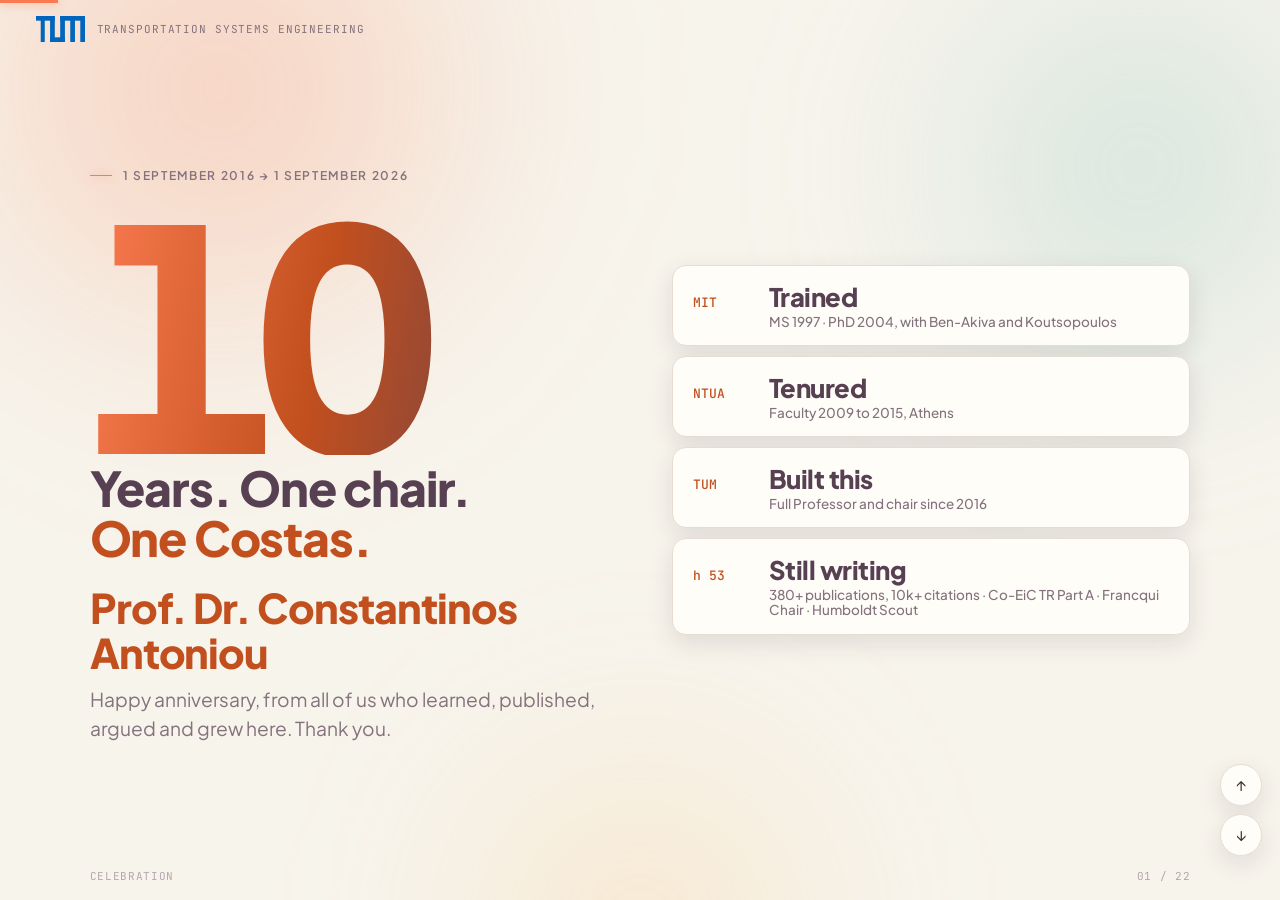
<file: antoniou-portfolio/anniversary/index.html>
<!doctype html>
<html lang="en">
<head>
<meta charset="utf-8">
<meta name="viewport" content="width=device-width,initial-scale=1,viewport-fit=cover">
<title>TSE at TUM: Ten Years</title>
<link rel="stylesheet" href="https://fonts.googleapis.com/css2?family=Plus+Jakarta+Sans:wght@400;500;600;700;800&family=JetBrains+Mono:wght@400;500&display=swap">
<style>
/* Layout: warm cream stage, drifting color blobs behind, one statement per slide, Jakarta Sans 800 display with mono micro-labels. Light look by design. */
:root{
  --bg:#F7F4EC; --surface:#FFFDF8; --sunken:#EFE9DC; --line:#E6DDD2;
  --ink:#3D2C38; --ink2:#84727E; --ink3:#B5A6AF; --plum:#584053; --plum-soft:#EFE6ED;
  --coral:#F97B4F; --coral-deep:#C24F1E; --coral-soft:#FDE6DC;
  --teal:#8DC6BF; --teal-deep:#3E8C82; --teal-soft:#E3F1EE;
  --gold:#FCBC66; --gold-deep:#B07E23; --gold-soft:#FCEFD8;
  --shadow:0 8px 24px rgba(61,44,56,.12); --shadow-lg:0 40px 90px -40px rgba(61,44,56,.35);
  --sans:'Plus Jakarta Sans',system-ui,-apple-system,'Segoe UI',sans-serif;
  --mono:'JetBrains Mono',ui-monospace,'SF Mono',Menlo,monospace;
  color-scheme:light;
}
html,body{height:100%}
body{margin:0;background:var(--bg);color:var(--ink);font-family:var(--sans);font-size:17px;line-height:1.5;-webkit-font-smoothing:antialiased;overflow:hidden}
#blobs{position:fixed;inset:0;z-index:0;pointer-events:none;overflow:hidden}
#blobs div{position:absolute;border-radius:50%;filter:blur(90px)}
#blobs .a{width:62vw;height:62vw;left:-14vw;top:-24vw;background:radial-gradient(circle,rgba(249,123,79,.32),transparent 62%);animation:drift1 22s ease-in-out infinite alternate}
#blobs .b{width:46vw;height:46vw;right:-12vw;top:-10vw;background:radial-gradient(circle,rgba(141,198,191,.38),transparent 64%);animation:drift2 26s ease-in-out infinite alternate}
#blobs .c{width:40vw;height:40vw;left:30vw;bottom:-22vw;background:radial-gradient(circle,rgba(252,188,102,.28),transparent 64%);animation:drift1 30s ease-in-out infinite alternate-reverse}
@keyframes drift1{to{transform:translate(6vw,5vw) scale(1.1)}}
@keyframes drift2{to{transform:translate(-5vw,6vw) scale(1.08)}}
@media (prefers-reduced-motion:reduce){*{animation:none!important;transition-duration:.01ms!important}}
#deck{position:relative;z-index:1;height:100%;overflow-y:auto;scroll-snap-type:y mandatory;scroll-behavior:smooth}
.s{min-height:100%;scroll-snap-align:start;box-sizing:border-box;position:relative;display:flex;flex-direction:column;justify-content:center;padding-block:clamp(56px,9vh,110px);padding-inline:clamp(20px,7vw,120px)}
.wrap{max-width:1160px;width:100%;margin:0 auto;min-width:0}
.eye{font-size:12px;letter-spacing:.14em;text-transform:uppercase;color:var(--ink2);font-weight:600;display:inline-flex;align-items:center;gap:11px;margin:0 0 18px}
.eye::before{content:"";width:22px;height:1px;background:var(--coral);box-shadow:0 0 10px rgba(249,123,79,.7)}
h1,h2,h3,p{margin:0}
.h1{font-size:clamp(2.6rem,5.6vw,4.4rem);line-height:1;font-weight:800;letter-spacing:-.03em;text-wrap:balance;color:var(--plum)}
.h1 em,.h2 em{font-style:normal;color:var(--coral-deep)}
.h2{font-size:clamp(1.9rem,3.8vw,3rem);line-height:1.04;font-weight:800;letter-spacing:-.025em;text-wrap:balance;color:var(--plum)}
.lead{font-size:clamp(1rem,1.5vw,1.25rem);color:var(--ink2);max-width:44ch;margin-top:18px;line-height:1.5;text-wrap:pretty}
.giant{font-size:clamp(6rem,21vw,19rem);line-height:.86;font-weight:800;letter-spacing:-.05em;color:var(--plum);font-variant-numeric:tabular-nums}
.giant.coral{color:var(--coral-deep)}
.mono{font-family:var(--mono);font-size:11px;letter-spacing:.08em;text-transform:uppercase;color:var(--ink2)}
.stats{display:flex;gap:clamp(28px,5vw,72px);flex-wrap:wrap;margin-top:clamp(20px,4vh,40px)}
.stat .n{font-size:clamp(2.8rem,6.5vw,5.6rem);font-weight:800;letter-spacing:-.04em;line-height:1;color:var(--plum);font-variant-numeric:tabular-nums}
.stat .n.c{color:var(--coral-deep)}.stat .n.t{color:var(--teal-deep)}.stat .n.g{color:var(--gold-deep)}
.stat .l{font-family:var(--mono);font-size:11px;color:var(--ink2);margin-top:10px;letter-spacing:.06em;text-transform:uppercase;max-width:24ch;line-height:1.5}
.split{display:grid;grid-template-columns:repeat(auto-fit,minmax(min(100%,420px),1fr));gap:clamp(24px,5vw,64px);align-items:center}
.split>*{min-width:0}
.card{background:var(--surface);border:1px solid var(--line);border-radius:18px;box-shadow:var(--shadow-lg),var(--shadow);overflow:hidden}
.card .hd{display:flex;align-items:center;justify-content:space-between;gap:12px;padding:14px 18px;border-bottom:1px solid var(--line);font-weight:700;font-size:14px;letter-spacing:-.02em}
.card .bd{padding:18px}
.live{display:inline-flex;align-items:center;gap:6px;font-family:var(--mono);font-size:11px;color:var(--teal-deep)}
.live::before{content:"";width:7px;height:7px;border-radius:50%;background:var(--teal-deep);box-shadow:0 0 0 3px rgba(62,140,130,.16)}
.grid{display:grid;gap:14px;grid-template-columns:repeat(auto-fit,minmax(min(100%,240px),1fr));margin-top:clamp(20px,4vh,40px)}
.tile{background:var(--surface);border:1px solid var(--line);border-radius:16px;padding:22px;box-shadow:var(--shadow);min-width:0}
.tile .k{font-family:var(--mono);font-size:11px;letter-spacing:.08em;color:var(--coral-deep);display:flex;justify-content:space-between}
.tile .k b{color:var(--ink3);font-weight:500}
.tile h3{font-size:clamp(1.15rem,1.8vw,1.5rem);line-height:1.12;font-weight:800;letter-spacing:-.02em;margin-top:10px;color:var(--plum)}
.tile p{color:var(--ink2);font-size:14.5px;line-height:1.5;margin-top:8px}
.tile .big{font-size:clamp(2.2rem,4vw,3.4rem);font-weight:800;letter-spacing:-.04em;line-height:1;margin-top:10px;color:var(--plum)}
.chips{display:flex;flex-wrap:wrap;gap:8px;margin-top:clamp(18px,3vh,30px)}
.chip{font-family:var(--mono);font-size:12px;padding:8px 13px;border-radius:999px;border:1px solid var(--line);background:var(--surface);color:var(--ink)}
.chip.c{border-color:rgba(249,123,79,.5);background:var(--coral-soft);color:var(--coral-deep)}
.chip.t{border-color:rgba(62,140,130,.4);background:var(--teal-soft);color:var(--teal-deep)}
.chip.g{border-color:rgba(176,126,35,.4);background:var(--gold-soft);color:var(--gold-deep)}
.chip.big{font-family:var(--sans);font-weight:700;font-size:clamp(1rem,1.7vw,1.35rem);padding:12px 18px;letter-spacing:-.01em}
.chart{width:100%;max-width:100%;height:auto;display:block}
.chart.tall{max-height:min(66vh,640px)}
.chart text{font-family:var(--mono);fill:var(--ink2);font-size:12px}
.chart .lab{font-family:var(--sans);fill:var(--plum);font-weight:700;font-size:14px}
.chart .grid{stroke:var(--line)}
.chart .bar{fill:var(--plum);transform-box:fill-box;transform-origin:bottom;transform:scaleY(.04);transition:transform 1.1s cubic-bezier(.2,.8,.2,1)}
.chart .bar.hot{fill:var(--coral)}
.in .chart .bar{transform:scaleY(1)}
.chart .hbar{fill:var(--plum);transform-box:fill-box;transform-origin:left;transform:scaleX(.03);transition:transform 1s cubic-bezier(.2,.8,.2,1)}
.chart .hbar.hot{fill:var(--coral)}
.chart .hbar2{transform-box:fill-box;transform-origin:bottom;transform:scaleY(.04);transition:transform 1s cubic-bezier(.2,.8,.2,1)}
.in .chart .hbar2{transform:scaleY(1)}.chart .hbar.dim{fill:#CFC3C9}
.in .chart .hbar{transform:scaleX(1)}
.rows{display:grid;gap:10px;margin-top:clamp(18px,3vh,30px)}
.row{display:grid;grid-template-columns:5ch 1fr;gap:16px;align-items:baseline;background:var(--surface);border:1px solid var(--line);border-radius:14px;padding:16px 20px;box-shadow:var(--shadow)}
.row .y{font-family:var(--mono);font-size:13px;color:var(--coral-deep);font-weight:500}
.row .e{font-weight:800;font-size:clamp(1.1rem,2vw,1.6rem);letter-spacing:-.02em;line-height:1.15;color:var(--plum)}
.row .e small{display:block;font-weight:500;font-size:13.5px;color:var(--ink2);margin-top:2px;letter-spacing:0}
.tl{display:grid;grid-template-columns:repeat(auto-fit,minmax(min(100%,150px),1fr));gap:0 10px;margin-top:clamp(22px,4vh,44px);position:relative}
.tl::before{content:"";position:absolute;left:0;right:0;top:46px;height:2px;background:var(--line)}
.tl .yr{position:relative;padding-top:64px;min-width:0}
.tl .y{position:absolute;top:0;left:0;font-family:var(--mono);font-size:13px;color:var(--ink2);letter-spacing:.06em}
.tl .dot{position:absolute;top:40px;left:0;width:14px;height:14px;border-radius:50%;background:var(--plum);border:3px solid var(--bg);box-shadow:0 0 0 2px var(--line)}
.tl .dot.hot{background:var(--coral);box-shadow:0 0 0 2px rgba(249,123,79,.5),0 0 12px rgba(249,123,79,.6)}
.tl .ev{display:grid;gap:2px;margin-bottom:14px;padding-right:6px}
.tl .ev b{font-weight:800;font-size:clamp(.95rem,1.25vw,1.1rem);letter-spacing:-.015em;line-height:1.15;color:var(--plum)}
.tl .ev span{font-size:12.5px;color:var(--ink2);line-height:1.35}
@media (max-width:640px){.tl{grid-template-columns:1fr;gap:0}.tl::before{top:0;bottom:0;left:6px;right:auto;width:2px;height:auto}.tl .yr{padding:0 0 18px 32px}.tl .y{left:32px;position:static;margin-bottom:6px;display:block}.tl .dot{top:2px}}
.ten{font-size:clamp(7rem,24vw,21rem);line-height:.82;font-weight:800;letter-spacing:-.06em;background:linear-gradient(100deg,var(--coral) 0%,var(--coral-deep) 45%,var(--plum) 100%);-webkit-background-clip:text;background-clip:text;color:transparent;font-variant-numeric:tabular-nums}
#ambient{position:fixed;inset:0;z-index:0;pointer-events:none;overflow:hidden}
#ambient i{position:absolute;top:-4vh;border-radius:50%;animation:fall linear infinite}
.cele{overflow:hidden}
.name{font-weight:800;font-size:clamp(1.5rem,3.2vw,2.6rem);letter-spacing:-.025em;line-height:1.1;color:var(--coral-deep);margin-top:clamp(14px,2.5vh,24px)}
.confetti{position:absolute;inset:0;pointer-events:none;overflow:hidden}
.confetti i{position:absolute;top:-4vh;width:10px;height:16px;border-radius:2px;opacity:.9;animation:fall linear infinite}
@keyframes fall{0%{transform:translateY(-6vh) rotate(0deg)}100%{transform:translateY(106vh) rotate(720deg)}}
.foot{position:absolute;left:clamp(20px,7vw,120px);right:clamp(20px,7vw,120px);bottom:16px;display:flex;justify-content:space-between;font-family:var(--mono);font-size:11px;color:var(--ink3);letter-spacing:.06em;text-transform:uppercase}
#brand{position:fixed;left:clamp(16px,3vw,36px);top:calc(16px + env(safe-area-inset-top,0px));z-index:5;display:flex;align-items:center;gap:12px;font-family:var(--mono);font-size:11px;letter-spacing:.08em;text-transform:uppercase;color:var(--ink2)}
#brand img{height:26px;width:auto;display:block}
@media (max-width:640px){#brand span{display:none}}
.logos{display:flex;flex-wrap:wrap;gap:12px;align-items:center;margin-top:clamp(14px,2.5vh,24px)}
.logos div{background:#fff;border:1px solid var(--line);border-radius:12px;padding:8px 14px;display:flex;align-items:center;height:56px;box-shadow:var(--shadow)}
.logos img{height:34px;width:auto;display:block}
.logos img.tall{height:42px}
.logos .txt{font-family:var(--mono);font-size:11px;letter-spacing:.06em;color:var(--ink2);text-transform:uppercase}
#rail{position:fixed;top:env(safe-area-inset-top,0px);left:0;height:3px;background:var(--coral);width:0;z-index:5;transition:width .25s;box-shadow:0 0 10px rgba(249,123,79,.7)}
#nav{position:fixed;right:18px;bottom:calc(44px + env(safe-area-inset-bottom,0px));display:flex;flex-direction:column;gap:8px;z-index:5}
#nav button{font:inherit;width:42px;height:42px;border:1px solid var(--line);background:var(--surface);color:var(--ink);cursor:pointer;border-radius:50%;font-size:1rem;box-shadow:var(--shadow)}
#nav button:hover{border-color:var(--coral)}
#nav button:focus-visible{outline:2px solid var(--coral-deep);outline-offset:2px}
.rise{transform:translateY(22px);transition:transform .9s cubic-bezier(.2,.8,.2,1)}
.in .rise{transform:none}
.d1{transition-delay:.08s}.d2{transition-delay:.16s}.d3{transition-delay:.24s}.d4{transition-delay:.32s}
@media (max-width:640px){.foot{display:none}}
</style>
</head>
<body>
<div id="blobs"><div class="a"></div><div class="b"></div><div class="c"></div></div>
<div id="ambient" aria-hidden="true"></div>
<div id="rail"></div>
<div id="brand"><img src="data:image/svg+xml;utf8,%3Csvg%20xmlns%3D%27http%3A//www.w3.org/2000/svg%27%20viewBox%3D%270%200%20800%20428%27%3E%3Cg%20fill%3D%27%230065BD%27%3E%3Crect%20x%3D%270%27%20y%3D%270%27%20width%3D%27307%27%20height%3D%2777%27/%3E%3Crect%20x%3D%2777%27%20y%3D%270%27%20width%3D%2766%27%20height%3D%27428%27/%3E%3Crect%20x%3D%27230%27%20y%3D%270%27%20width%3D%2777%27%20height%3D%27428%27/%3E%3Crect%20x%3D%27230%27%20y%3D%27351%27%20width%3D%27242%27%20height%3D%2777%27/%3E%3Crect%20x%3D%27395%27%20y%3D%270%27%20width%3D%27405%27%20height%3D%2777%27/%3E%3Crect%20x%3D%27395%27%20y%3D%270%27%20width%3D%2777%27%20height%3D%27428%27/%3E%3Crect%20x%3D%27559%27%20y%3D%270%27%20width%3D%2777%27%20height%3D%27428%27/%3E%3Crect%20x%3D%27723%27%20y%3D%270%27%20width%3D%2777%27%20height%3D%27428%27/%3E%3C/g%3E%3C/svg%3E" alt="TUM"><span>Transportation Systems Engineering</span></div>
<div id="nav"><button id="prev" aria-label="Previous slide">&#8593;</button><button id="next" aria-label="Next slide">&#8595;</button></div>

<div id="deck">

<section class="s cele" id="s1b">
  <div class="confetti" aria-hidden="true"></div>
  <div class="wrap split" style="align-items:center">
    <div>
      <p class="eye rise">1 September 2016 → 1 September 2026</p>
      <div class="ten rise d1">10</div>
      <h2 class="h2 rise d2" style="margin-top:8px">Years. One chair. <em>One Costas.</em></h2>
      <p class="name rise d3">Prof. Dr. Constantinos Antoniou</p>
      <p class="lead rise d4" style="margin-top:10px">Happy anniversary, from all of us who learned, published, argued and grew here. Thank you.</p>
    </div>
    <div class="rows rise d3" style="margin-top:0">
      <div class="row"><span class="y">MIT</span><span class="e">Trained<small>MS 1997 · PhD 2004, with Ben-Akiva and Koutsopoulos</small></span></div>
      <div class="row"><span class="y">NTUA</span><span class="e">Tenured<small>Faculty 2009 to 2015, Athens</small></span></div>
      <div class="row"><span class="y">TUM</span><span class="e">Built this<small>Full Professor and chair since 2016</small></span></div>
      <div class="row"><span class="y">h 53</span><span class="e">Still writing<small>380+ publications, 10k+ citations · Co-EiC TR Part A · Francqui Chair · Humboldt Scout</small></span></div>
    </div>
  </div>
<div class="foot"><span>Celebration</span><span>02</span></div></section>

<section class="s" id="s1"><div class="wrap split">
  <div>
    <p class="eye rise">Chair of Transportation Systems Engineering · TUM</p>
    <h1 class="h1 rise d1">Ten years of making mobility <em>measurable.</em></h1>
    <p class="lead rise d2">We opened our doors in Garching on 1 September 2016. This is what we built.</p>
  </div>
  <div class="card rise d3" aria-label="The decade at a glance">
    <div class="hd"><span style="display:flex;align-items:center;gap:10px"><img src="data:image/svg+xml;utf8,%3Csvg%20xmlns%3D%27http%3A//www.w3.org/2000/svg%27%20viewBox%3D%270%200%20800%20428%27%3E%3Cg%20fill%3D%27%230065BD%27%3E%3Crect%20x%3D%270%27%20y%3D%270%27%20width%3D%27307%27%20height%3D%2777%27/%3E%3Crect%20x%3D%2777%27%20y%3D%270%27%20width%3D%2766%27%20height%3D%27428%27/%3E%3Crect%20x%3D%27230%27%20y%3D%270%27%20width%3D%2777%27%20height%3D%27428%27/%3E%3Crect%20x%3D%27230%27%20y%3D%27351%27%20width%3D%27242%27%20height%3D%2777%27/%3E%3Crect%20x%3D%27395%27%20y%3D%270%27%20width%3D%27405%27%20height%3D%2777%27/%3E%3Crect%20x%3D%27395%27%20y%3D%270%27%20width%3D%2777%27%20height%3D%27428%27/%3E%3Crect%20x%3D%27559%27%20y%3D%270%27%20width%3D%2777%27%20height%3D%27428%27/%3E%3Crect%20x%3D%27723%27%20y%3D%270%27%20width%3D%2777%27%20height%3D%27428%27/%3E%3C/g%3E%3C/svg%3E" alt="TUM" style="height:20px;width:auto">TSE · 2016 → 2026</span><span class="live">ten years</span></div>
    <div class="bd" style="display:grid;grid-template-columns:1fr 1fr;gap:18px">
      <div><div class="stat"><div class="n" style="font-size:clamp(2rem,3.6vw,3rem)"><span class="count" data-to="362">0</span></div><div class="l">works since 2016</div></div></div>
      <div><div class="stat"><div class="n c" style="font-size:clamp(2rem,3.6vw,3rem)"><span class="count" data-to="6700">0</span></div><div class="l">citations</div></div></div>
      <div><div class="stat"><div class="n t" style="font-size:clamp(2rem,3.6vw,3rem)"><span class="count" data-to="33">0</span></div><div class="l">funded projects</div></div></div>
      <div><div class="stat"><div class="n g" style="font-size:clamp(2rem,3.6vw,3rem)"><span class="count" data-to="40">0</span></div><div class="l">partner countries</div></div></div>
    </div>
    <div style="padding:12px 18px;border-top:1px solid var(--line);background:var(--sunken)"><span class="mono">23 researchers today · 25 alumni · 15+ doctorates · 100+ theses</span></div>
  </div>
</div><div class="foot"><span>TSE at TUM</span><span>01</span></div></section>

<section class="s" id="s2"><div class="wrap">
  <p class="eye">What we publish</p>
  <div class="giant"><span class="count" data-to="362">0</span></div>
  <h2 class="h2" style="margin-top:18px">papers, written here.</h2>
  <p class="lead">Three a month, every month, for ten years.</p>
</div><div class="foot"><span>OpenAlex, works 2016–2026 incl. preprints · Scopus career total: 380+</span><span>02</span></div></section>

<section class="s" id="s3"><div class="wrap">
  <p class="eye">Year by year</p>
  <h2 class="h2">We started with 19. <em>We are at 52.</em></h2>
  <div class="card" style="margin-top:clamp(18px,3vh,30px)">
    <div class="hd"><span>Works per year</span><span class="mono">2026 to early October</span></div>
    <div class="bd"><svg id="cWorks" class="chart" viewBox="0 0 900 280" role="img" aria-label="Works per year 2016 to 2026"></svg></div>
  </div>
</div><div class="foot"><span>OpenAlex</span><span>03</span></div></section>

<section class="s" id="s4"><div class="wrap">
  <p class="eye">What it is worth</p>
  <h2 class="h2">Our work from Garching has been cited <em>6,700 times.</em></h2>
  <div class="stats">
    <div class="stat"><div class="n"><span class="count" data-to="12">0</span></div><div class="l">papers over 100 citations</div></div>
    <div class="stat"><div class="n c"><span class="count" data-to="700">0</span></div><div class="l">citations for our most-read paper</div></div>
    <div class="stat"><div class="n t"><span class="count" data-to="62">0</span>%</div><div class="l">open access</div></div>
  </div>
</div><div class="foot"><span>OpenAlex, 3 Oct 2026 · Scopus career total: 10k+ citations, h 53</span><span>04</span></div></section>

<section class="s" id="s7"><div class="wrap">
  <p class="eye">How we work</p>
  <h2 class="h2">Four research pillars. <em>One toolbox.</em></h2>
  <div class="grid">
    <div class="tile rise"><div class="k">MODELING &amp; SIMULATION <b>01</b></div><h3>Cities in silico</h3><p>Micro and mesoscopic simulation · SUMO, VISUM, MATSim, SimMobility, Aimsun · graph neural networks and transfer learning</p></div>
    <div class="tile rise d1"><div class="k">CALIBRATION &amp; OPTIMIZATION <b>02</b></div><h3>Making large models trustworthy</h3><p>Offline and online calibration of noisy, large-scale models · W-SPSA, PCA-GLS, PCA-EKF, PC-SPSA</p></div>
    <div class="tile rise d2"><div class="k">ROAD SAFETY &amp; HUMAN FACTORS <b>03</b></div><h3>How people drive and decide</h3><p>Driving simulator and eye tracking · one of the largest naturalistic driving datasets, via i-DREAMS · acceptance of new modes</p></div>
    <div class="tile rise d3"><div class="k">BIG DATA &amp; MACHINE LEARNING <b>04</b></div><h3>Learning from traffic data</h3><p>Data-driven models of driving behaviour and traffic dynamics · interpretable, transferable prediction</p></div>
  </div>
  <p class="lead">Underneath all four: statistics and machine learning, discrete choice, simulation, optimisation. 65+ research topics, 90+ journals.</p>
</div><div class="foot"><span>Research</span><span>07</span></div></section>

<section class="s" id="s5"><div class="wrap">
  <p class="eye">What we are known for</p>
  <h2 class="h2">Three questions the field <em>comes to us for.</em></h2>
  <div class="grid">
    <div class="tile rise"><div class="k">SHARED &amp; AUTOMATED MOBILITY <b>01</b></div><div class="big" style="color:var(--coral-deep)">700</div><p>citations for one review of shared autonomous vehicle services, written here by a doctoral researcher. Our most-read paper.</p></div>
    <div class="tile rise d1"><div class="k">URBAN AIR MOBILITY <b>02</b></div><div class="big">856</div><p>citations across four papers on who would fly, where, and what it saves. Among the most-cited UAM demand work worldwide.</p></div>
    <div class="tile rise d2"><div class="k">LEARNING FROM TRAFFIC DATA <b>03</b></div><div class="big">33</div><p>works on road safety since 2016, plus machine-learning forecasting and crash prediction that each passed 100 citations.</p></div>
  </div>
</div><div class="foot"><span>OpenAlex</span><span>05</span></div></section>

<section class="s" id="s6"><div class="wrap">
  <p class="eye">The papers behind it</p>
  <h2 class="h2">Twelve papers above 100 citations. <em>Nine led by our own researchers.</em></h2>
  <div class="card" style="margin-top:clamp(18px,3vh,30px)">
    <div class="hd"><span>Citations per paper</span><span class="mono">first author · plum = TSE researcher</span></div>
    <div class="bd"><svg id="cTop" class="chart" viewBox="0 0 900 330" role="img" aria-label="Twelve most-cited papers by first author"></svg></div>
  </div>
</div><div class="foot"><span>OpenAlex · 3 Oct 2026</span><span>06</span></div></section>

<section class="s" id="s8"><div class="wrap split">
  <div>
    <p class="eye">What funds it</p>
    <h2 class="h2">33 funded projects in ten years. <em>Twelve running today.</em></h2>
    <div class="stats">
      <div class="stat"><div class="n c"><span class="count" data-to="10">0</span></div><div class="l">EU projects, H2020 and Horizon Europe</div></div>
      <div class="stat"><div class="n"><span class="count" data-to="6">0</span></div><div class="l">DFG projects, incl. one Collaborative Research Centre</div></div>
      <div class="stat"><div class="n t">€3M</div><div class="l">TUM share of active funding: €1.5M DFG, €1.2M Horizon Europe, €345k IGSSE</div></div>
    </div>
  </div>
  <div class="grid" style="margin-top:0;grid-template-columns:1fr">
    <div class="tile"><div class="k">H2020 <b>2019–2023</b></div><h3>i-DREAMS <span style="color:var(--coral-deep)">€6.3M</span></h3><p>One of the largest naturalistic driving data collections, with Hasselt and 12 partners</p></div>
    <div class="tile"><div class="k">HORIZON EUROPE <b>2024–2027</b></div><h3>MI-TRAP</h3><p>Health and environmental impacts of transport pollution in Copenhagen, Milan and Zurich</p></div>
    <div class="tile"><div class="k">HORIZON EUROPE <b>2025–2028</b></div><h3>SCUDO</h3><p>Resilient, energy-efficient transport under climate, pandemic and geopolitical disruption</p></div>
    <div class="tile" style="border-color:rgba(62,140,130,.5)"><div class="k" style="color:var(--teal-deep)">DFG CRC <b>2025–2029</b></div><h3>AgiMo</h3><p>Collaborative Research Centre with TU Dresden, TU Berlin, TU Braunschweig and DLR; TSE leads two subprojects</p></div>
  </div>
</div><div class="foot"><span>Projects · magazine, September 2026</span><span>08</span></div></section>

<section class="s" id="s8b"><div class="wrap">
  <p class="eye">Three waves of funded projects</p>
  <h2 class="h2">Start-up. Scale-up. <em>Renewal.</em></h2>
  <div class="card" style="margin-top:clamp(18px,3vh,30px)">
    <div class="hd"><span>All 33 funded projects, 2017 → 2029</span><span class="mono">EU coral · DFG plum · others grey</span></div>
    <div class="bd"><svg id="cProj" class="chart tall" viewBox="0 0 900 590" role="img" aria-label="Project timeline 2017 to 2026 in three waves"></svg></div>
  </div>
</div><div class="foot"><span>Projects</span><span>09</span></div></section>

<section class="s" id="s8c"><div class="wrap">
  <p class="eye">Where the funding comes from</p>
  <h2 class="h2">33 projects from six kinds of funder. <em>Europe and the DFG carry the portfolio.</em></h2>
  <div class="card" style="margin-top:clamp(18px,3vh,30px)">
    <div class="hd"><span>Projects by funder, 2017 → 2026</span><span class="mono"><span style="color:var(--coral-deep)">■</span> ongoing 12 &nbsp; <span style="color:#B5A6AF">■</span> finished 21</span></div>
    <div class="bd"><svg id="cFund" class="chart" viewBox="0 0 900 230" role="img" aria-label="Projects by funding source, ongoing and finished"></svg></div>
  </div>
</div><div class="foot"><span>Funding · magazine, September 2026</span><span>10</span></div></section>

<section class="s" id="s8d"><div class="wrap">
  <p class="eye">Active funding at TUM</p>
  <h2 class="h2">Twelve projects running today. <em>€3 million</em> of it is ours to spend.</h2>
  <div class="stats">
    <div class="stat"><div class="n">€1.5M</div><div class="l">DFG · incl. CRC AgiMo, SEE-FAr, VOTAVI, i-TRAUM</div></div>
    <div class="stat"><div class="n c">€1.2M</div><div class="l">Horizon Europe · SCUDO, MI-TRAP, AUTOSUP, CulturalRoad, PHOEBE</div></div>
    <div class="stat"><div class="n t">€345k</div><div class="l">TUM IGSSE · MODA, MINDMAP, ATHLOS</div></div>
  </div>
  <div class="logos">
    <div><img src="[data-uri]" alt="European Commission" class="tall"></div>
    <div><img src="[data-uri]" alt="DFG Deutsche Forschungsgemeinschaft"></div>
    <div><img src="[data-uri]" alt="Federal Ministry of Education and Research" class="tall"></div>
    <div><img src="[data-uri]" alt="Bayerisches Staatsministerium für Wirtschaft, Landesentwicklung und Energie"></div>
    <div><img src="[data-uri]" alt="DAAD"></div>
    <div><img src="[data-uri]" alt="EIT Urban Mobility"></div>
  </div>
</div><div class="foot"><span>TUM share of active project funding · magazine, September 2026 · also BMWK, TUM IAS, EIG CONCERT-Japan, Indo-German CRC</span><span>11</span></div></section>

<section class="s" id="s9"><div class="wrap">
  <p class="eye">Who we are</p>
  <h2 class="h2">We are <em>23</em> today. We have been <em>nearly 50.</em></h2>
  <div class="stats">
    <div class="stat"><div class="n">21</div><div class="l">doctoral researchers, 5 of them in industry</div></div>
    <div class="stat"><div class="n">2</div><div class="l">postdoctoral researchers</div></div>
    <div class="stat"><div class="n c"><span class="count" data-to="15">0</span>+</div><div class="l">doctorates completed</div></div>
    <div class="stat"><div class="n t"><span class="count" data-to="10">0</span></div><div class="l">alumni now in faculty positions</div></div>
  </div>
</div><div class="foot"><span>People</span><span>09</span></div></section>

<section class="s" id="s10"><div class="wrap">
  <p class="eye">Where our alumni went</p>
  <h2 class="h2">From Garching to <em>three continents.</em></h2>
  <div class="chips">
    <span class="chip big t">UCL</span><span class="chip big t">Imperial College</span><span class="chip big t">DTU</span><span class="chip big t">Twente</span><span class="chip big t">USC</span><span class="chip big t">Sun Yat-sen</span><span class="chip big t">Soochow</span><span class="chip big t">Central South</span><span class="chip big t">Thessaly</span><span class="chip big t">West Attica</span>
    <span class="chip big c">World Bank</span><span class="chip big c">Amazon</span><span class="chip big c">Traton</span><span class="chip big c">Hapag-Lloyd</span><span class="chip big c">Shanghai Int. Port Group</span><span class="chip big c">Seermo (founder)</span><span class="chip big c">Industrial AI (founder)</span>
    <span class="chip big">NRW Ministry</span><span class="chip big">Kanton St. Gallen</span><span class="chip big">Stadt Sindelfingen</span><span class="chip big">TU Dresden</span>
  </div>
  <p class="lead"><span style="color:var(--teal-deep);font-weight:700">Teal</span>: faculty positions. <span style="color:var(--coral-deep);font-weight:700">Coral</span>: industry. Plain: public sector and research.</p>
</div><div class="foot"><span>People</span><span>10</span></div></section>

<section class="s" id="s11"><div class="wrap">
  <p class="eye">Who came to us</p>
  <div class="stats" style="margin-top:0">
    <div class="stat"><div class="n t"><span class="count" data-to="8">0</span></div><div class="l">visiting professors</div></div>
    <div class="stat"><div class="n"><span class="count" data-to="19">0</span></div><div class="l">visiting PhD candidates</div></div>
    <div class="stat"><div class="n c"><span class="count" data-to="20">0</span>+</div><div class="l">industrial collaborations, 5 external PhD candidates</div></div>
  </div>
  <div class="chips">
    <span class="chip">Northeastern</span><span class="chip">Universidad de Chile</span><span class="chip">Técnico Lisboa</span><span class="chip">DLR</span><span class="chip">A Coruña</span><span class="chip">IP Paris</span><span class="chip">Kyiv Polytechnic</span><span class="chip">Politecnico di Milano</span><span class="chip">Beijing Jiaotong</span><span class="chip">IIT Roorkee</span><span class="chip">Sapienza</span><span class="chip">Arizona</span>
    <span class="chip c">BMW</span><span class="chip c">DLR</span><span class="chip c">Porsche</span><span class="chip c">FLiX</span><span class="chip c">Huawei</span><span class="chip c">SIXT</span><span class="chip c">Bauhaus Luftfahrt</span><span class="chip c">World Bank</span>
  </div>
</div><div class="foot"><span>People</span><span>11</span></div></section>

<section class="s" id="s12"><div class="wrap split">
  <div>
    <p class="eye">What we teach</p>
    <div class="giant coral" style="font-size:clamp(5rem,15vw,13rem)"><span class="count" data-to="16">0</span></div>
    <h2 class="h2" style="margin-top:14px">courses this year. <em>40+</em> since 2016. <em>100+</em> theses.</h2>
    <p class="lead">Bachelor, master and doctoral level, in English and German. Two master's programmes directed: Transportation Systems at TUM, Rail Transport and Logistics at TUM Asia.</p>
  </div>
  <div class="chips" style="margin-top:0">
    <span class="chip">Applied Statistics</span><span class="chip">Discrete Choice</span><span class="chip">Transportation Economics</span><span class="chip">Optimization</span><span class="chip">Statistical Learning &amp; Data Analytics</span><span class="chip">Road Safety Fundamentals</span><span class="chip">Advanced Road Safety</span><span class="chip">Emerging Mobility Technologies</span><span class="chip">ITS Architectures</span><span class="chip">Urban Operations Research</span><span class="chip">Model Calibration</span><span class="chip">Travel Behavior</span><span class="chip">Basics of TSE (BSc, German)</span><span class="chip">Project Seminar</span><span class="chip">Cross-Cutting Methods</span><span class="chip">Doctoral Seminar</span>
  </div>
</div><div class="foot"><span>Teaching</span><span>12</span></div></section>

<section class="s" id="s13"><div class="wrap split">
  <div>
    <p class="eye">Who we work with</p>
    <h2 class="h2">Co-authors in <em>40+ countries.</em></h2>
    <p class="lead">150+ academic institutions. Several of the closest are where our alumni now teach.</p>
  </div>
  <div class="card">
    <div class="hd"><span>Joint works since 2016</span><span class="mono">coral = where our alumni now work</span></div>
    <div class="bd"><svg id="cPart" class="chart" viewBox="0 0 520 360" role="img" aria-label="Top partner institutions since 2016"></svg></div>
  </div>
</div><div class="foot"><span>OpenAlex</span><span>13</span></div></section>

<section class="s" id="s14"><div class="wrap">
  <p class="eye">What we hosted</p>
  <h2 class="h2">Five conferences. Two of them <em>in the last thirteen months.</em></h2>
  <div class="grid">
    <div class="tile"><div class="k">ATHENS <b>Sept 2018</b></div><h3>hEART 2018</h3><p>7th hEART Symposium, with NTUA</p></div>
    <div class="tile"><div class="k">MUNICH <b>Sept 2019</b></div><h3>mobil.TUM 2019</h3><p>International Scientific Conference on Mobility and Transport</p></div>
    <div class="tile"><div class="k">ONLINE <b>June 2021</b></div><h3>IEEE MT-ITS 2021</h3><p>7th conference on Models and Technologies for ITS</p></div>
    <div class="tile" style="border-color:rgba(62,140,130,.5)"><div class="k" style="color:var(--teal-deep)">MUNICH <b>June 2025</b></div><h3>hEART 2025</h3><p>13th hEART Symposium, with the Chair of Traffic Engineering and Control</p></div>
    <div class="tile" style="border-color:rgba(249,123,79,.6);background:var(--coral-soft)"><div class="k">MUNICH <b>July 2026</b></div><h3>ISTTT26</h3><p>26th International Symposium on Transportation and Traffic Theory, with the Chair of Traffic Engineering and Control</p></div>
  </div>
</div><div class="foot"><span>Service</span><span>14</span></div></section>

<section class="s" id="s15"><div class="wrap split">
  <div>
    <p class="eye">What we edit</p>
    <h2 class="h2">Co-Editor-in-Chief, <em>Transportation Research Part A.</em></h2>
    <p class="lead">Since 2025, with Anming Zhang; Associate Editor before that. Plus boards of TR Part C, Accident Analysis &amp; Prevention and Communications in Transportation Research.</p>
  </div>
  <div class="rows" style="margin-top:0">
    <div class="row"><span class="y">2023</span><span class="e">Francqui Chair<small>UHasselt</small></span></div>
    <div class="row"><span class="y">2025</span><span class="e">Co-Editor-in-Chief, Transportation Research Part A<small>Associate Editor before</small></span></div>
    <div class="row"><span class="y">2025</span><span class="e">Henriette Herz Scout<small>Alexander von Humboldt Foundation</small></span></div>
  </div>
</div><div class="foot"><span>Recognition</span><span>15</span></div></section>

<section class="s" id="s16"><div class="wrap">
  <p class="eye">Ten years, year by year</p>
  <h2 class="h2">What happened <em>when.</em></h2>
  <div class="tl">
    <div class="yr rise"><div class="y">2016</div><div class="dot"></div><div class="ev"><b>Chair founded</b><span>1 September, Garching</span></div></div>
    <div class="yr rise d1"><div class="y">2017</div><div class="dot"></div><div class="ev"><b>First H2020 project</b><span>NOESIS</span></div><div class="ev"><b>FuturTrans</b><span>Indo-German Collaborative Research Center</span></div></div>
    <div class="yr rise d2"><div class="y">2018</div><div class="dot"></div><div class="ev"><b>hEART 2018 Athens</b><span>first conference hosted</span></div><div class="ev"><b>D-Vanpool · HumAV</b><span>DFG · Marie Skłodowska-Curie</span></div></div>
    <div class="yr rise d3"><div class="y">2019</div><div class="dot"></div><div class="ev"><b>Three H2020 projects</b><span>i-DREAMS, MOMENTUM, Drive2theFuture</span></div><div class="ev"><b>mobil.TUM 2019</b><span>hosted in Munich</span></div></div>
    <div class="yr rise d4"><div class="y">2020</div><div class="dot hot"></div><div class="ev"><b>SAV review published</b><span>700 citations since</span></div></div>
    <div class="yr rise"><div class="y">2021</div><div class="dot"></div><div class="ev"><b>MT-ITS 2021</b><span>hosted online</span></div><div class="ev"><b>MCube · DARUMA · PANAMERA</b><span>BMBF, Japan, BMWK</span></div></div>
    <div class="yr rise d1"><div class="y">2022</div><div class="dot"></div><div class="ev"><b>PHOEBE · AMI-AirShuttle</b><span>Horizon Europe · Bavaria</span></div></div>
    <div class="yr rise d2"><div class="y">2023</div><div class="dot hot"></div><div class="ev"><b>Francqui Chair</b><span>UHasselt</span></div></div>
    <div class="yr rise d3"><div class="y">2024</div><div class="dot"></div><div class="ev"><b>Four new EU and DFG projects</b><span>MI-TRAP, AUTOSUP, CulturalRoad, VOTAVI</span></div></div>
    <div class="yr rise d2"><div class="y">2025</div><div class="dot hot"></div><div class="ev"><b>Co-Editor-in-Chief, TR Part A</b><span>Associate Editor before</span></div><div class="ev"><b>hEART 2025 in Munich</b><span>June</span></div><div class="ev"><b>DFG CRC AgiMo · SCUDO · SEE-FAr</b><span>new projects</span></div><div class="ev"><b>Henriette Herz Scout</b><span>Humboldt Foundation, December</span></div></div>
    <div class="yr rise d3"><div class="y">2026</div><div class="dot hot"></div><div class="ev"><b>ISTTT26 in Munich</b><span>July</span></div><div class="ev"><b>i-TRAUM · PROMETHEUS</b><span>DFG · TUM IAS, to 2029</span></div><div class="ev"><b>Ten years</b><span>1 September</span></div></div>
  </div>
</div><div class="foot"><span>Milestones</span><span>17</span></div></section>

<section class="s" id="s16b"><div class="wrap">
  <p class="eye">The next decade</p>
  <h2 class="h2">Four directions, <em>already funded through 2029.</em></h2>
  <div class="grid">
    <div class="tile rise"><div class="k">01 <b>→ 2029</b></div><h3>AI-driven transport engineering</h3><p>Geometric deep learning that transfers between cities and learns from live data: traffic management, resilience, demand prediction.</p></div>
    <div class="tile rise d1"><div class="k">02 <b>→ 2029</b></div><h3>Mobility behaviour modelling</h3><p>How people adapt under extreme events; networks that anticipate and recover from disruption.</p></div>
    <div class="tile rise d2"><div class="k">03 <b>→ 2029</b></div><h3>Autonomous &amp; connected mobility</h3><p>Mixed traffic, connected infrastructure, safety first. Our own smartphone app, from VOTAVI, to measure behavioural response to AVs.</p></div>
    <div class="tile rise d3"><div class="k">04 <b>→ 2029</b></div><h3>Climate &amp; sustainable transport</h3><p>Data-driven emission models for cities and freight; zero-shot transfer to estimate traffic and emissions where data is scarce.</p></div>
  </div>
  <p class="lead">Carried by i-TRAUM, AgiMo, PROMETHEUS, SEE-FAr, SCUDO, MI-TRAP, VOTAVI and AUTOSUP.</p>
</div><div class="foot"><span>Next decade</span><span>19</span></div></section>

<section class="s" id="s17"><div class="wrap">
  <p class="eye">Thank you</p>
  <h1 class="h1">One professor became a team of fifty.<br>One chair, 360 papers, 33 projects.<br><em>Munich reached three continents.</em></h1>
  <p class="lead">To everyone who studied, researched, partnered and argued with us these ten years: thank you for building this with us.</p>
</div><div class="foot"><span>TSE at TUM · 2016–2026</span><span>20</span></div></section>

</div>

<script>
(function(){
  var NS='http://www.w3.org/2000/svg';
  function el(p,n,a,t){var e=document.createElementNS(NS,n);for(var k in a)e.setAttribute(k,a[k]);if(t!=null)e.textContent=t;p.appendChild(e);return e;}

  (function(){ /* works per year */
    var s=document.getElementById('cWorks'); if(!s)return;
    var yrs=[2016,2017,2018,2019,2020,2021,2022,2023,2024,2025,2026],w=[19,22,22,37,21,38,38,31,34,47,52];
    var L=10,R=10,T=34,B=30,W=900,H=280,pw=W-L-R,ph=H-T-B,band=pw/yrs.length,bw=band*.6,max=56,y=function(v){return T+ph-v/max*ph};
    yrs.forEach(function(yr,i){var x=L+i*band+(band-bw)/2,hot=(i===0||i===yrs.length-1);
      el(s,'rect',{x:x,y:y(w[i]),width:bw,height:T+ph-y(w[i]),rx:6,'class':'bar'+(hot?' hot':''),style:'transition-delay:'+(i*60)+'ms'});
      el(s,'text',{x:x+bw/2,y:y(w[i])-10,'text-anchor':'middle','class':'lab','font-size':hot?18:14},w[i]);
      el(s,'text',{x:x+bw/2,y:T+ph+20,'text-anchor':'middle'},yr);});
  })();

  (function(){ /* top papers */
    var s=document.getElementById('cTop'); if(!s)return;
    var P=[['Narayanan · SAV review',700,1],['Al Haddad · UAM adoption',345,1],['Fu · UAM Munich',225,0],['Ploetner · UAM Bavaria',157,0],['Ma · traffic forecast',151,1],['Theofilatos · crash prediction',136,1],['Rothfeld · UAM time savings',129,1],['Tirachini · automated PT',124,0],['Mahajan · lane changes',106,1],['Tirachini · shared rides',104,0],['Narayanan · cargo cycles',102,1],['Abouelela · MaaS',101,1]];
    var L=250,R=60,T=4,W=900,pw=W-L-R,rh=27,max=700;
    P.forEach(function(p,i){var yy=T+i*rh;el(s,'text',{x:L-12,y:yy+17,'text-anchor':'end','font-size':13,'font-family':'Plus Jakarta Sans, sans-serif','font-weight':p[2]?700:500,'fill':p[2]?'#3D2C38':'#84727E'},p[0]);el(s,'rect',{x:L,y:yy+4,width:p[1]/max*pw,height:19,rx:6,'class':'hbar'+(p[2]?'':' dim'),style:'transition-delay:'+(i*50)+'ms'});el(s,'text',{x:L+p[1]/max*pw+10,y:yy+18,'class':'lab','font-size':13},p[1]);});
  })();

  (function(){ /* projects */
    var s=document.getElementById('cProj'); if(!s)return;
    var P=[['NOESIS',2017,2019,'eu'],['FuturTrans',2017,2023,'o'],['D-Vanpool',2018,2021,'dfg'],['HumAV (MSCA)',2018,2020,'eu'],['MO3',2018,2022,'o'],
      ['i-DREAMS',2019,2023,'eu'],['MOMENTUM',2019,2022,'eu'],['Drive2theFuture',2019,2022,'eu'],['TraMPA',2019,2022,'dfg'],['Verkehr-SuTra',2019,2023,'o'],['SHARE-MORE',2020,2020.9,'o'],
      ['MCube AQT',2021,2024,'o'],['MCube SASIM',2021,2024,'o'],['MCube COLTOC',2021,2021.9,'o'],['DARUMA',2021,2024,'o'],['PANAMERA',2021,2024,'o'],['PHOEBE',2022,2026,'eu'],['AMI-AirShuttle',2022,2025,'o'],
      ['MODA',2023,2027,'o'],['VOTAVI',2024,2027,'dfg'],['MI-TRAP',2024,2027,'eu'],['AUTOSUP',2024,2027,'eu'],['CulturalRoad',2024,2027,'eu'],['ATHLOS',2024,2028,'o'],['MINDMAP',2024,2027,'o'],
      ['AgiMo (CRC)',2025,2029,'dfg'],['SEE-FAr',2025,2028,'dfg'],['SCUDO',2025,2028,'eu'],['i-TRAUM',2026,2029,'dfg'],['PROMETHEUS',2026,2029,'o']];
    var L=150,R=16,T=72,W=900,pw=W-L-R,rh=15.5,lo=2016.67,hi=2029.95,x=function(v){return L+(v-lo)/(hi-lo)*pw},bot=T+P.length*rh;
    [[2016.8,2018.95,'WAVE 1','Start-up','#584053'],[2019,2022.95,'WAVE 2','Scale-up','#C24F1E'],[2023,2026.95,'WAVE 3','Renewal','#3E8C82']].forEach(function(b){var cx=(x(b[0])+x(b[1]))/2;el(s,'rect',{x:x(b[0]),y:T-46,width:x(b[1])-x(b[0]),height:bot-T+50,rx:10,fill:b[4],'fill-opacity':.07});el(s,'text',{x:cx,y:T-30,'text-anchor':'middle','font-size':10,'letter-spacing':'1.5',fill:b[4],'font-weight':500},b[2]);el(s,'text',{x:cx,y:T-13,'text-anchor':'middle','font-size':14,'font-family':'Plus Jakarta Sans, sans-serif','font-weight':800,fill:b[4]},b[3]);});
    for(var yr=2017;yr<=2029;yr++){el(s,'line',{x1:x(yr),x2:x(yr),y1:T-4,y2:bot,'class':'grid'});el(s,'text',{x:x(yr),y:bot+20,'text-anchor':'middle','font-size':11.5},yr);}
    P.forEach(function(p,i){var yy=T+i*rh+rh/2;el(s,'text',{x:L-10,y:yy+4,'text-anchor':'end','font-size':11,'fill':'#3D2C38','font-family':'Plus Jakarta Sans, sans-serif','font-weight':600},p[0]);el(s,'rect',{x:x(p[1]),y:yy-5,width:Math.max(8,x(p[2]+1)-x(p[1])),height:10,rx:5,'class':'hbar',style:'fill:'+(p[3]==='eu'?'#F97B4F':p[3]==='dfg'?'#584053':'#CFC3C9')+';transition-delay:'+(i*35)+'ms'});});
  })();

  (function(){ /* funding sources */
    var s=document.getElementById('cFund'); if(!s)return;
    var F=[['EU · H2020, Horizon Europe',4,6],['DFG · incl. CRC AgiMo',4,2],['German ministries · BMBF, BMWK',0,6],['TUM IGSSE',3,1],['Others · Bavaria, EIT, Japan, India',1,4],['DAAD',0,2]];
    var L=270,R=60,T=6,W=900,pw=W-L-R,rh=36,max=10,x=function(v){return L+v/max*pw};
    F.forEach(function(f,i){var yy=T+i*rh,on=f[1],fin=f[2],tot=on+fin,parts=f[0].split(' · ');
      el(s,'text',{x:L-14,y:yy+(parts[1]?14:20),'text-anchor':'end','font-size':14,'font-family':'Plus Jakarta Sans, sans-serif','font-weight':700,fill:'#3D2C38'},parts[0]);
      if(parts[1])el(s,'text',{x:L-14,y:yy+28,'text-anchor':'end','font-size':11,fill:'#84727E'},parts[1]);
      if(on)el(s,'rect',{x:L,y:yy+5,width:x(on)-L,height:22,rx:6,fill:'#F97B4F','class':'hbar',style:'fill:#F97B4F;transition-delay:'+(i*60)+'ms'});
      if(fin)el(s,'rect',{x:x(on)+(on?3:0),y:yy+5,width:x(tot)-x(on)-(on?3:0),height:22,rx:6,'class':'hbar',style:'fill:#CFC3C9;transition-delay:'+(i*60+80)+'ms'});
      el(s,'text',{x:x(tot)+10,y:yy+21,'class':'lab','font-size':16},tot);
      if(on)el(s,'text',{x:L+8,y:yy+20,'font-size':11.5,'font-weight':600,fill:'#3D2C38'},on+' ongoing');
    });
  })();

  (function(){ /* partners */
    var s=document.getElementById('cPart'); if(!s)return;
    var P=[['NTUA Athens',50,0],['UCL',28,1],['DTU',26,1],['Bauhaus Luftfahrt',15,0],['University of Cyprus',13,0],['Hasselt',13,0],['SVNIT Surat',12,0],['Universidad de Chile',12,0],['TU Delft',12,0],['MIT',10,0],['Tsinghua',9,0],['University of Twente',8,1],['Central South Univ.',7,1],['TU Dresden',7,1]];
    var L=160,R=40,T=4,W=520,pw=W-L-R,rh=25,max=50;
    P.forEach(function(p,i){var yy=T+i*rh;el(s,'text',{x:L-10,y:yy+16,'text-anchor':'end','font-size':11.5,'fill':'#3D2C38'},p[0]);el(s,'rect',{x:L,y:yy+4,width:p[1]/max*pw,height:17,rx:5,'class':'hbar'+(p[2]?' hot':''),style:'transition-delay:'+(i*50)+'ms'});el(s,'text',{x:L+p[1]/max*pw+8,y:yy+17,'class':'lab','font-size':12},p[1]);});
  })();


  var reduce=window.matchMedia&&window.matchMedia('(prefers-reduced-motion: reduce)').matches;
  (function(){ /* confetti */
    var c=document.querySelector('.confetti'); if(!c||reduce)return;
    var cols=['#F97B4F','#8DC6BF','#FCBC66','#584053','#C24F1E','#3E8C82'];
    var amb=document.getElementById('ambient');
    for(var i=0;i<34;i++){var q=document.createElement('i');q.style.left=(Math.random()*100)+'%';q.style.background=cols[i%cols.length];var sz=4+Math.random()*6;q.style.width=sz+'px';q.style.height=sz+'px';q.style.opacity=(.14+Math.random()*.16);q.style.animationDuration=(18+Math.random()*16)+'s';q.style.animationDelay=(-Math.random()*34)+'s';amb.appendChild(q);}
    for(var i=0;i<70;i++){var p=document.createElement('i');p.style.left=(Math.random()*100)+'%';p.style.background=cols[i%cols.length];p.style.animationDuration=(7+Math.random()*8)+'s';p.style.animationDelay=(-Math.random()*15)+'s';p.style.width=(6+Math.random()*8)+'px';p.style.height=(10+Math.random()*10)+'px';p.style.opacity=(.5+Math.random()*.4);c.appendChild(p);}
  })();
  function fmt(n){return n.toLocaleString('en-US');}
  function count(e){if(e.dataset.done)return;e.dataset.done=1;var to=+e.dataset.to;if(reduce){e.textContent=fmt(to);return;}var t0=null,dur=1400;function step(ts){if(!t0)t0=ts;var p=Math.min(1,(ts-t0)/dur);p=1-Math.pow(1-p,3);e.textContent=fmt(Math.round(to*p));if(p<1)requestAnimationFrame(step);}requestAnimationFrame(step);}
  var slides=[].slice.call(document.querySelectorAll('.s'));
  if('IntersectionObserver' in window){var io=new IntersectionObserver(function(es){es.forEach(function(e){if(e.isIntersecting){e.target.classList.add('in');e.target.querySelectorAll('.count').forEach(count);}});},{threshold:.45});slides.forEach(function(s){io.observe(s);});}
  else{slides.forEach(function(s){s.classList.add('in');s.querySelectorAll('.count').forEach(count);});}

  slides.forEach(function(s,i){var f=s.querySelector('.foot span:last-child');if(f)f.textContent=(i<9?'0':'')+(i+1)+' / '+slides.length;});
  var deck=document.getElementById('deck'),rail=document.getElementById('rail');
  function current(){var top=deck.scrollTop,best=0,bd=1e9;slides.forEach(function(s,i){var d=Math.abs(s.offsetTop-top);if(d<bd){bd=d;best=i;}});return best;}
  function go(i){i=Math.max(0,Math.min(slides.length-1,i));slides[i].scrollIntoView({block:'start'});try{history.replaceState(null,'','#'+slides[i].id);}catch(e){}}
  function update(){rail.style.width=((current()+1)/slides.length*100)+'%';}
  deck.addEventListener('scroll',update,{passive:true});
  document.getElementById('prev').addEventListener('click',function(){go(current()-1)});
  document.getElementById('next').addEventListener('click',function(){go(current()+1)});
  document.addEventListener('keydown',function(e){if(e.key==='ArrowRight'||e.key==='ArrowDown'||e.key==='PageDown'||e.key===' '){e.preventDefault();go(current()+1);}else if(e.key==='ArrowLeft'||e.key==='ArrowUp'||e.key==='PageUp'){e.preventDefault();go(current()-1);}else if(e.key==='Home'){go(0);}else if(e.key==='End'){go(slides.length-1);}});
  var h=location.hash.replace('#',''),idx=slides.findIndex(function(s){return s.id===h});if(idx>0)slides[idx].scrollIntoView({block:'start'});
  update();
})();
</script>
</body>
</html>
</file>
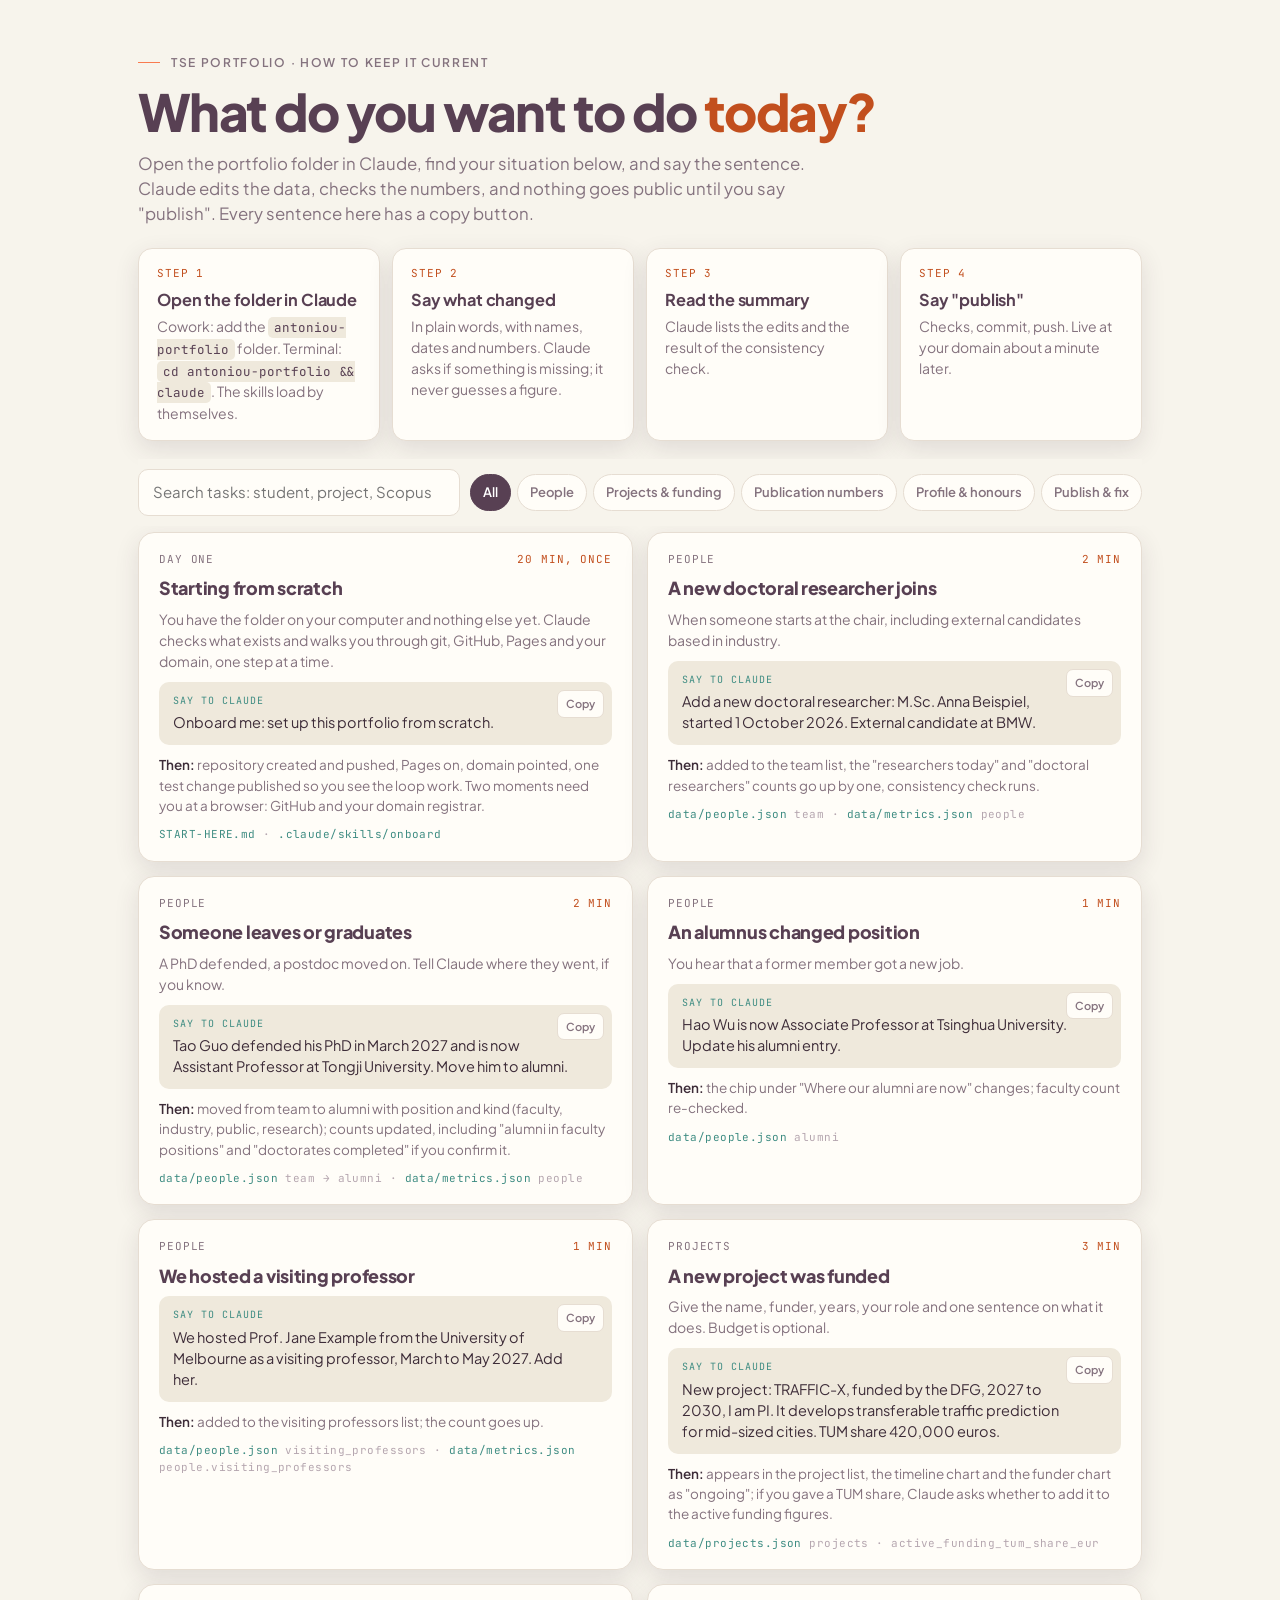
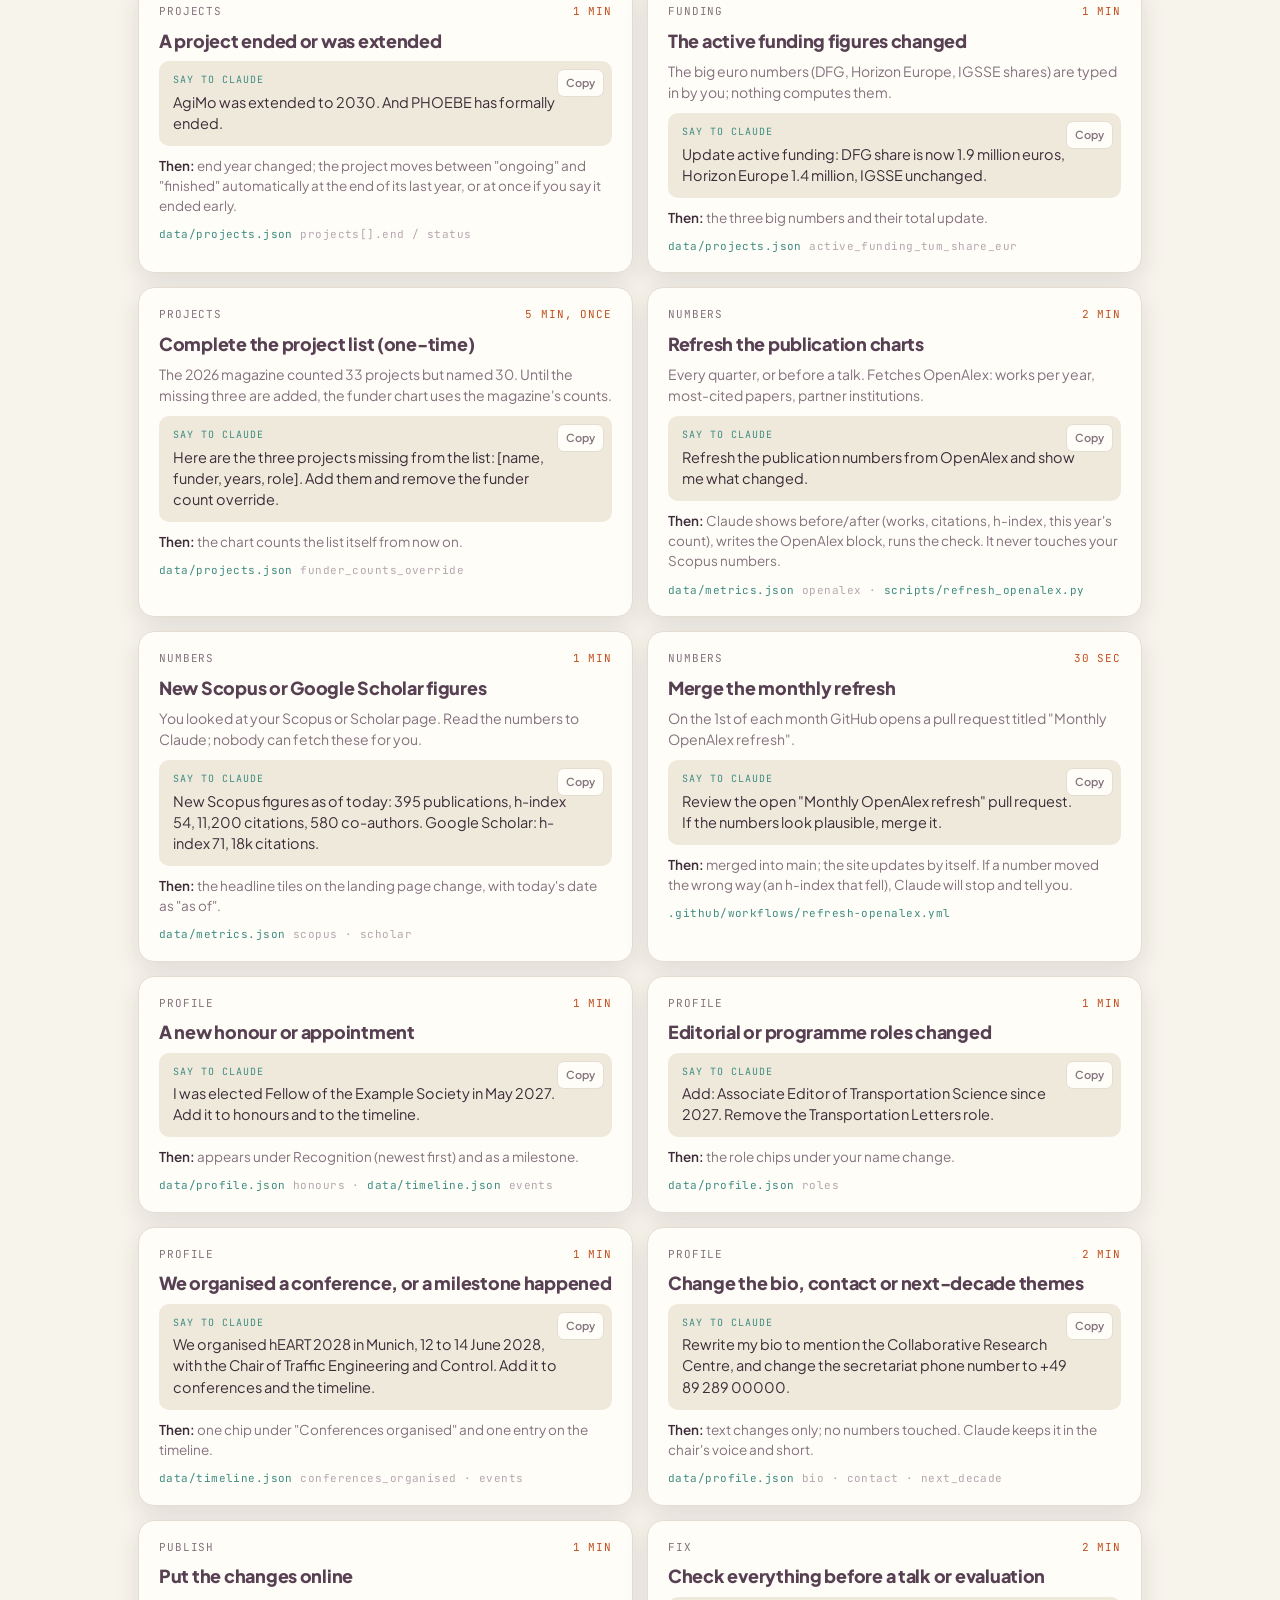
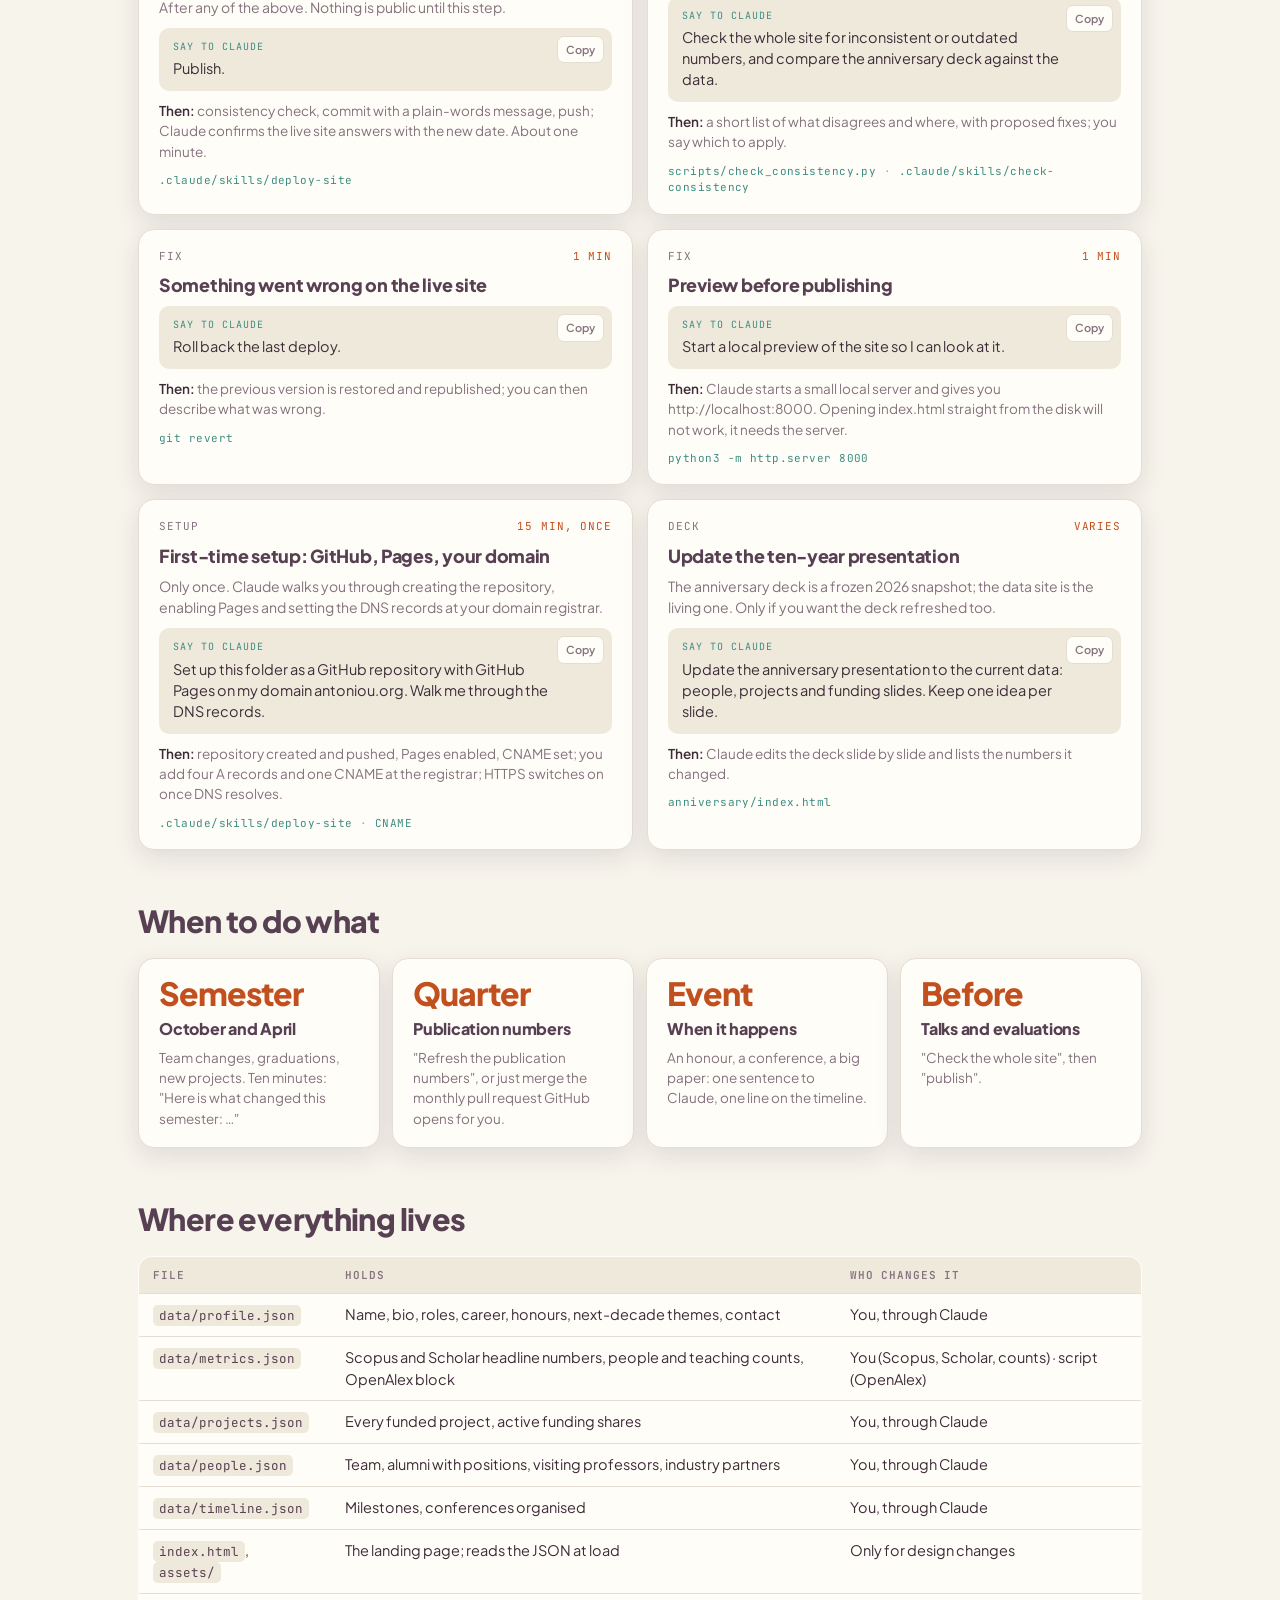
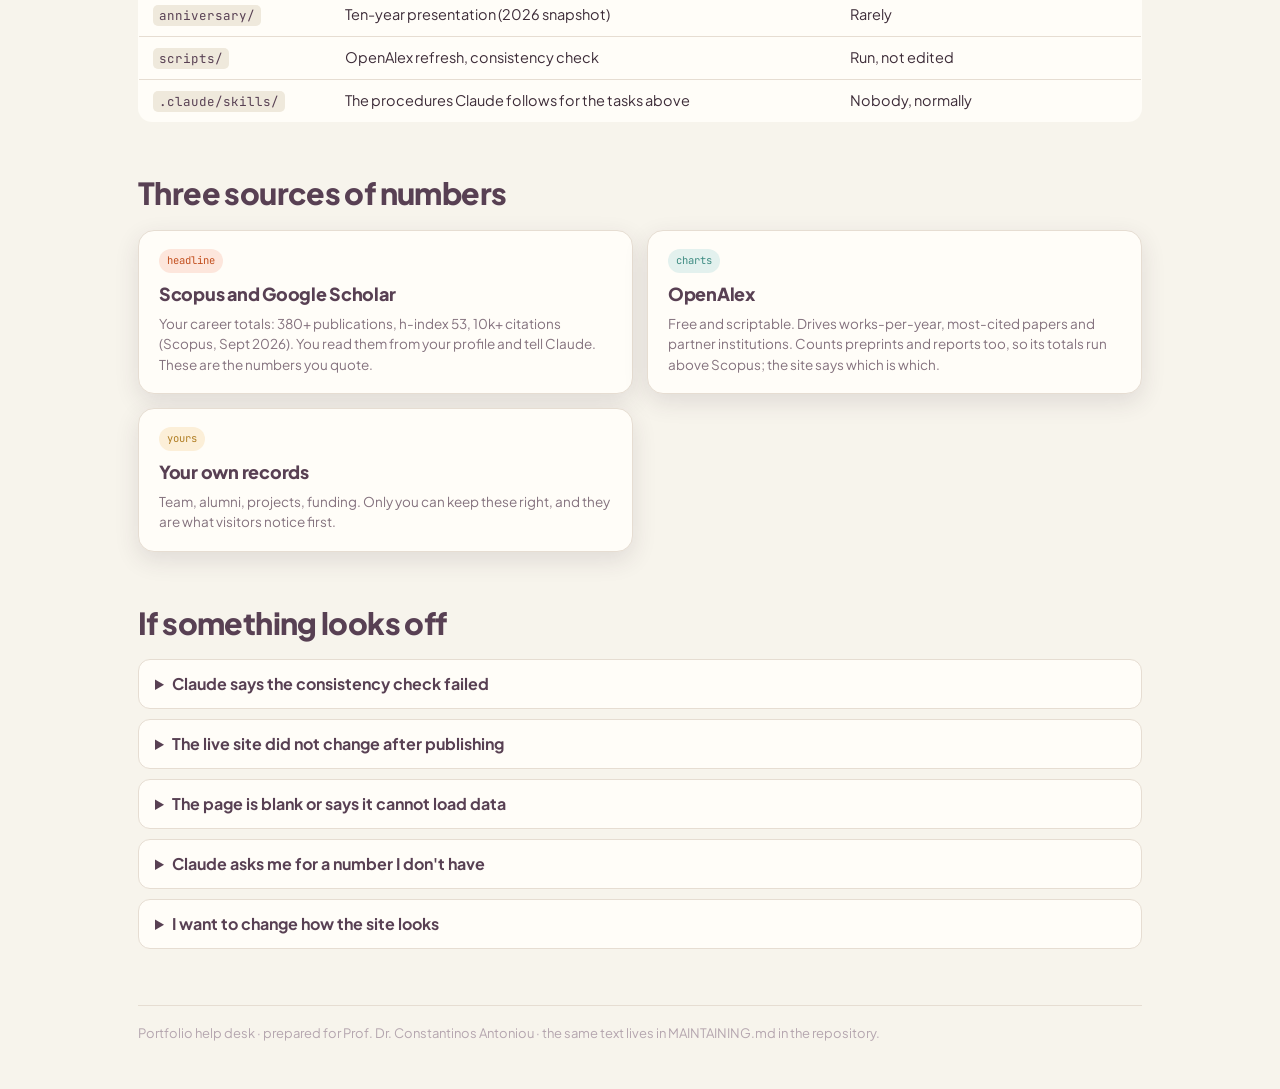
<file: antoniou-portfolio/help/index.html>
<!doctype html>
<html lang="en">
<head>
<meta charset="utf-8">
<meta name="viewport" content="width=device-width,initial-scale=1,viewport-fit=cover">
<title>Portfolio Help Desk</title>
<meta name="description" content="How to keep the TSE portfolio site current with Claude: what to say, what happens, where things live.">
<link rel="stylesheet" href="https://fonts.googleapis.com/css2?family=Plus+Jakarta+Sans:wght@400;500;600;700;800&family=JetBrains+Mono:wght@400;500&display=swap">
<style>
/* Layout: task cards in a filterable grid; each card = situation → what to say to Claude (copyable) → what happens → where it lands. Light look by design. */
:root{--bg:#F7F4EC;--surface:#FFFDF8;--sunken:#EFE9DC;--line:#E6DDD2;--ink:#3D2C38;--ink2:#84727E;--ink3:#B5A6AF;--plum:#584053;--coral:#F97B4F;--coral-deep:#C24F1E;--coral-soft:#FDE6DC;--teal-deep:#3E8C82;--teal-soft:#E3F1EE;--gold-deep:#B07E23;--gold-soft:#FCEFD8;--shadow:0 8px 24px rgba(61,44,56,.12);--sans:'Plus Jakarta Sans',system-ui,sans-serif;--mono:'JetBrains Mono',ui-monospace,Menlo,monospace;color-scheme:light}
*{box-sizing:border-box}
body{margin:0;background:var(--bg);color:var(--ink);font-family:var(--sans);font-size:16px;line-height:1.5;-webkit-font-smoothing:antialiased}
.wrap{max-width:1100px;margin:0 auto;padding-block:clamp(28px,5vh,56px);padding-inline:clamp(16px,5vw,48px)}
.eye{font-size:12px;letter-spacing:.14em;text-transform:uppercase;color:var(--ink2);font-weight:600;display:inline-flex;align-items:center;gap:11px;margin:0 0 14px}
.eye::before{content:"";width:22px;height:1px;background:var(--coral)}
h1{font-size:clamp(2rem,4.5vw,3.2rem);line-height:1;font-weight:800;letter-spacing:-.03em;color:var(--plum);margin:0;text-wrap:balance}
h1 em,h2 em{font-style:normal;color:var(--coral-deep)}
h2{font-size:clamp(1.4rem,2.6vw,1.9rem);font-weight:800;letter-spacing:-.02em;color:var(--plum);margin:48px 0 14px}
p{margin:0}
.lead{color:var(--ink2);max-width:60ch;margin-top:14px;font-size:1.05rem}
.steps{display:grid;grid-template-columns:repeat(auto-fit,minmax(min(100%,220px),1fr));gap:12px;margin-top:22px}
.step{background:var(--surface);border:1px solid var(--line);border-radius:14px;padding:16px 18px;box-shadow:var(--shadow)}
.step .n{font-family:var(--mono);font-size:11px;color:var(--coral-deep);letter-spacing:.08em}
.step b{display:block;margin-top:6px;font-size:1.02rem;color:var(--plum);letter-spacing:-.01em}
.step p{color:var(--ink2);font-size:14px;margin-top:4px}
.toolbar{display:flex;gap:10px;flex-wrap:wrap;align-items:center;margin:18px 0 6px;position:sticky;top:0;background:var(--bg);padding:10px 0;z-index:2}
.toolbar input{flex:1;min-width:200px;font:inherit;font-size:15px;padding:11px 14px;border-radius:10px;border:1px solid var(--line);background:var(--surface);color:var(--ink)}
.toolbar input:focus-visible{outline:2px solid var(--coral-deep);outline-offset:1px}
.tabs{display:flex;gap:6px;flex-wrap:wrap}
.tab{font:inherit;font-size:13px;font-weight:600;padding:8px 12px;border-radius:999px;border:1px solid var(--line);background:var(--surface);color:var(--ink2);cursor:pointer}
.tab[aria-pressed="true"]{background:var(--plum);border-color:var(--plum);color:#fff}
.tab:focus-visible{outline:2px solid var(--coral-deep);outline-offset:2px}
.grid{display:grid;grid-template-columns:repeat(auto-fit,minmax(min(100%,330px),1fr));gap:14px}
.card{background:var(--surface);border:1px solid var(--line);border-radius:16px;padding:18px 20px;box-shadow:var(--shadow);min-width:0;display:flex;flex-direction:column;gap:10px}
.card[hidden]{display:none}
.card .k{font-family:var(--mono);font-size:11px;letter-spacing:.08em;text-transform:uppercase;color:var(--ink2);display:flex;justify-content:space-between;gap:8px}
.card .k i{font-style:normal;color:var(--coral-deep)}
.card h3{margin:0;font-size:1.12rem;font-weight:800;letter-spacing:-.015em;color:var(--plum);line-height:1.2}
.when{color:var(--ink2);font-size:14px}
.say{position:relative;background:var(--sunken);border-radius:10px;padding:12px 44px 12px 14px;font-size:14.5px;line-height:1.45;color:var(--ink)}
.say::before{content:"Say to Claude";display:block;font-family:var(--mono);font-size:10px;letter-spacing:.1em;text-transform:uppercase;color:var(--teal-deep);margin-bottom:4px}
.say button{position:absolute;right:8px;top:8px;font:inherit;font-size:11px;font-weight:600;padding:5px 8px;border-radius:7px;border:1px solid var(--line);background:var(--surface);color:var(--ink2);cursor:pointer}
.say button:hover{color:var(--coral-deep);border-color:var(--coral)}
.say button:focus-visible{outline:2px solid var(--coral-deep)}
.then{font-size:13.5px;color:var(--ink2)}
.then b{color:var(--ink);font-weight:600}
.where{font-family:var(--mono);font-size:11px;color:var(--ink3);letter-spacing:.04em}
.where span{color:var(--teal-deep)}
.tagrow{display:flex;gap:6px;flex-wrap:wrap}
.tag{font-family:var(--mono);font-size:10.5px;padding:4px 8px;border-radius:999px;background:var(--teal-soft);color:var(--teal-deep)}
.tag.c{background:var(--coral-soft);color:var(--coral-deep)}.tag.g{background:var(--gold-soft);color:var(--gold-deep)}
table{border-collapse:collapse;width:100%;font-size:14.5px;background:var(--surface);border:1px solid var(--line);border-radius:14px;overflow:hidden}
th,td{text-align:left;padding:10px 14px;border-bottom:1px solid var(--line);vertical-align:top}
th{font-family:var(--mono);font-size:11px;letter-spacing:.08em;text-transform:uppercase;color:var(--ink2);font-weight:600;background:var(--sunken)}
td code,.code{font-family:var(--mono);font-size:12.5px;background:var(--sunken);padding:2px 6px;border-radius:5px;color:var(--plum)}
.tablewrap{overflow-x:auto;min-width:0}
.rhythm{display:grid;grid-template-columns:repeat(auto-fit,minmax(min(100%,230px),1fr));gap:12px}
.rhythm .card h3{font-size:1rem}
.rhythm .big{font-size:2rem;font-weight:800;letter-spacing:-.03em;color:var(--coral-deep);line-height:1}
details{background:var(--surface);border:1px solid var(--line);border-radius:12px;padding:12px 16px;margin-top:10px}
summary{cursor:pointer;font-weight:700;color:var(--plum)}
details p{margin-top:8px;color:var(--ink2);font-size:14.5px}
.foot{margin-top:56px;padding-top:18px;border-top:1px solid var(--line);color:var(--ink3);font-size:13px}
.toast{position:fixed;left:50%;bottom:24px;transform:translateX(-50%);background:var(--plum);color:#fff;padding:9px 14px;border-radius:999px;font-size:13px;opacity:0;transition:opacity .2s;pointer-events:none}
.toast.on{opacity:1}
</style>
</head>
<body>
<div class="wrap">

<p class="eye">TSE portfolio · how to keep it current</p>
<h1>What do you want to do <em>today?</em></h1>
<p class="lead">Open the portfolio folder in Claude, find your situation below, and say the sentence. Claude edits the data, checks the numbers, and nothing goes public until you say "publish". Every sentence here has a copy button.</p>

<div class="steps">
  <div class="step"><div class="n">STEP 1</div><b>Open the folder in Claude</b><p>Cowork: add the <code class="code">antoniou-portfolio</code> folder. Terminal: <code class="code">cd antoniou-portfolio && claude</code>. The skills load by themselves.</p></div>
  <div class="step"><div class="n">STEP 2</div><b>Say what changed</b><p>In plain words, with names, dates and numbers. Claude asks if something is missing; it never guesses a figure.</p></div>
  <div class="step"><div class="n">STEP 3</div><b>Read the summary</b><p>Claude lists the edits and the result of the consistency check.</p></div>
  <div class="step"><div class="n">STEP 4</div><b>Say "publish"</b><p>Checks, commit, push. Live at your domain about a minute later.</p></div>
</div>

<div class="toolbar">
  <input id="q" type="search" placeholder="Search tasks: student, project, Scopus, conference, publish…" aria-label="Search tasks">
  <div class="tabs" id="tabs">
    <button class="tab" aria-pressed="true" data-f="all">All</button>
    <button class="tab" aria-pressed="false" data-f="people">People</button>
    <button class="tab" aria-pressed="false" data-f="projects">Projects &amp; funding</button>
    <button class="tab" aria-pressed="false" data-f="numbers">Publication numbers</button>
    <button class="tab" aria-pressed="false" data-f="profile">Profile &amp; honours</button>
    <button class="tab" aria-pressed="false" data-f="publish">Publish &amp; fix</button>
  </div>
</div>

<div class="grid" id="cards">

<div class="card" data-f="publish" data-t="start first time onboard scratch new setup begin day one">
  <div class="k"><span>Day one</span><i>20 min, once</i></div>
  <h3>Starting from scratch</h3>
  <p class="when">You have the folder on your computer and nothing else yet. Claude checks what exists and walks you through git, GitHub, Pages and your domain, one step at a time.</p>
  <div class="say"><button type="button">Copy</button>Onboard me: set up this portfolio from scratch.</div>
  <p class="then"><b>Then:</b> repository created and pushed, Pages on, domain pointed, one test change published so you see the loop work. Two moments need you at a browser: GitHub and your domain registrar.</p>
  <p class="where"><span>START-HERE.md</span> · <span>.claude/skills/onboard</span></p>
</div>

<div class="card" data-f="people" data-t="new phd doctoral student researcher joins start team">
  <div class="k"><span>People</span><i>2 min</i></div>
  <h3>A new doctoral researcher joins</h3>
  <p class="when">When someone starts at the chair, including external candidates based in industry.</p>
  <div class="say"><button type="button">Copy</button>Add a new doctoral researcher: M.Sc. Anna Beispiel, started 1 October 2026. External candidate at BMW.</div>
  <p class="then"><b>Then:</b> added to the team list, the "researchers today" and "doctoral researchers" counts go up by one, consistency check runs.</p>
  <p class="where"><span>data/people.json</span> team · <span>data/metrics.json</span> people</p>
</div>

<div class="card" data-f="people" data-t="leaves alumni graduated defended phd finished position moved">
  <div class="k"><span>People</span><i>2 min</i></div>
  <h3>Someone leaves or graduates</h3>
  <p class="when">A PhD defended, a postdoc moved on. Tell Claude where they went, if you know.</p>
  <div class="say"><button type="button">Copy</button>Tao Guo defended his PhD in March 2027 and is now Assistant Professor at Tongji University. Move him to alumni.</div>
  <p class="then"><b>Then:</b> moved from team to alumni with position and kind (faculty, industry, public, research); counts updated, including "alumni in faculty positions" and "doctorates completed" if you confirm it.</p>
  <p class="where"><span>data/people.json</span> team → alumni · <span>data/metrics.json</span> people</p>
</div>

<div class="card" data-f="people" data-t="alumni new job position changed professor moved">
  <div class="k"><span>People</span><i>1 min</i></div>
  <h3>An alumnus changed position</h3>
  <p class="when">You hear that a former member got a new job.</p>
  <div class="say"><button type="button">Copy</button>Hao Wu is now Associate Professor at Tsinghua University. Update his alumni entry.</div>
  <p class="then"><b>Then:</b> the chip under "Where our alumni are now" changes; faculty count re-checked.</p>
  <p class="where"><span>data/people.json</span> alumni</p>
</div>

<div class="card" data-f="people" data-t="visiting professor guest fellow humboldt hosted">
  <div class="k"><span>People</span><i>1 min</i></div>
  <h3>We hosted a visiting professor</h3>
  <div class="say"><button type="button">Copy</button>We hosted Prof. Jane Example from the University of Melbourne as a visiting professor, March to May 2027. Add her.</div>
  <p class="then"><b>Then:</b> added to the visiting professors list; the count goes up.</p>
  <p class="where"><span>data/people.json</span> visiting_professors · <span>data/metrics.json</span> people.visiting_professors</p>
</div>

<div class="card" data-f="projects" data-t="new project funded grant dfg eu horizon proposal accepted PI">
  <div class="k"><span>Projects</span><i>3 min</i></div>
  <h3>A new project was funded</h3>
  <p class="when">Give the name, funder, years, your role and one sentence on what it does. Budget is optional.</p>
  <div class="say"><button type="button">Copy</button>New project: TRAFFIC-X, funded by the DFG, 2027 to 2030, I am PI. It develops transferable traffic prediction for mid-sized cities. TUM share 420,000 euros.</div>
  <p class="then"><b>Then:</b> appears in the project list, the timeline chart and the funder chart as "ongoing"; if you gave a TUM share, Claude asks whether to add it to the active funding figures.</p>
  <p class="where"><span>data/projects.json</span> projects · active_funding_tum_share_eur</p>
</div>

<div class="card" data-f="projects" data-t="project ended extended finished end date closed">
  <div class="k"><span>Projects</span><i>1 min</i></div>
  <h3>A project ended or was extended</h3>
  <div class="say"><button type="button">Copy</button>AgiMo was extended to 2030. And PHOEBE has formally ended.</div>
  <p class="then"><b>Then:</b> end year changed; the project moves between "ongoing" and "finished" automatically at the end of its last year, or at once if you say it ended early.</p>
  <p class="where"><span>data/projects.json</span> projects[].end / status</p>
</div>

<div class="card" data-f="projects" data-t="funding euro share active money amount budget">
  <div class="k"><span>Funding</span><i>1 min</i></div>
  <h3>The active funding figures changed</h3>
  <p class="when">The big euro numbers (DFG, Horizon Europe, IGSSE shares) are typed in by you; nothing computes them.</p>
  <div class="say"><button type="button">Copy</button>Update active funding: DFG share is now 1.9 million euros, Horizon Europe 1.4 million, IGSSE unchanged.</div>
  <p class="then"><b>Then:</b> the three big numbers and their total update.</p>
  <p class="where"><span>data/projects.json</span> active_funding_tum_share_eur</p>
</div>

<div class="card" data-f="projects" data-t="missing projects 33 30 override count magazine complete list">
  <div class="k"><span>Projects</span><i>5 min, once</i></div>
  <h3>Complete the project list (one-time)</h3>
  <p class="when">The 2026 magazine counted 33 projects but named 30. Until the missing three are added, the funder chart uses the magazine's counts.</p>
  <div class="say"><button type="button">Copy</button>Here are the three projects missing from the list: [name, funder, years, role]. Add them and remove the funder count override.</div>
  <p class="then"><b>Then:</b> the chart counts the list itself from now on.</p>
  <p class="where"><span>data/projects.json</span> funder_counts_override</p>
</div>

<div class="card" data-f="numbers" data-t="refresh openalex publications citations h-index chart per year top papers">
  <div class="k"><span>Numbers</span><i>2 min</i></div>
  <h3>Refresh the publication charts</h3>
  <p class="when">Every quarter, or before a talk. Fetches OpenAlex: works per year, most-cited papers, partner institutions.</p>
  <div class="say"><button type="button">Copy</button>Refresh the publication numbers from OpenAlex and show me what changed.</div>
  <p class="then"><b>Then:</b> Claude shows before/after (works, citations, h-index, this year's count), writes the OpenAlex block, runs the check. It never touches your Scopus numbers.</p>
  <p class="where"><span>data/metrics.json</span> openalex · <span>scripts/refresh_openalex.py</span></p>
</div>

<div class="card" data-f="numbers" data-t="scopus google scholar h-index citations headline numbers career totals">
  <div class="k"><span>Numbers</span><i>1 min</i></div>
  <h3>New Scopus or Google Scholar figures</h3>
  <p class="when">You looked at your Scopus or Scholar page. Read the numbers to Claude; nobody can fetch these for you.</p>
  <div class="say"><button type="button">Copy</button>New Scopus figures as of today: 395 publications, h-index 54, 11,200 citations, 580 co-authors. Google Scholar: h-index 71, 18k citations.</div>
  <p class="then"><b>Then:</b> the headline tiles on the landing page change, with today's date as "as of".</p>
  <p class="where"><span>data/metrics.json</span> scopus · scholar</p>
</div>

<div class="card" data-f="numbers" data-t="monthly automatic pull request github action merge">
  <div class="k"><span>Numbers</span><i>30 sec</i></div>
  <h3>Merge the monthly refresh</h3>
  <p class="when">On the 1st of each month GitHub opens a pull request titled "Monthly OpenAlex refresh".</p>
  <div class="say"><button type="button">Copy</button>Review the open "Monthly OpenAlex refresh" pull request. If the numbers look plausible, merge it.</div>
  <p class="then"><b>Then:</b> merged into main; the site updates by itself. If a number moved the wrong way (an h-index that fell), Claude will stop and tell you.</p>
  <p class="where"><span>.github/workflows/refresh-openalex.yml</span></p>
</div>

<div class="card" data-f="profile" data-t="award honour prize fellowship editor appointment recognition">
  <div class="k"><span>Profile</span><i>1 min</i></div>
  <h3>A new honour or appointment</h3>
  <div class="say"><button type="button">Copy</button>I was elected Fellow of the Example Society in May 2027. Add it to honours and to the timeline.</div>
  <p class="then"><b>Then:</b> appears under Recognition (newest first) and as a milestone.</p>
  <p class="where"><span>data/profile.json</span> honours · <span>data/timeline.json</span> events</p>
</div>

<div class="card" data-f="profile" data-t="editorial board editor journal role director committee">
  <div class="k"><span>Profile</span><i>1 min</i></div>
  <h3>Editorial or programme roles changed</h3>
  <div class="say"><button type="button">Copy</button>Add: Associate Editor of Transportation Science since 2027. Remove the Transportation Letters role.</div>
  <p class="then"><b>Then:</b> the role chips under your name change.</p>
  <p class="where"><span>data/profile.json</span> roles</p>
</div>

<div class="card" data-f="profile" data-t="conference organised hosted symposium event milestone timeline">
  <div class="k"><span>Profile</span><i>1 min</i></div>
  <h3>We organised a conference, or a milestone happened</h3>
  <div class="say"><button type="button">Copy</button>We organised hEART 2028 in Munich, 12 to 14 June 2028, with the Chair of Traffic Engineering and Control. Add it to conferences and the timeline.</div>
  <p class="then"><b>Then:</b> one chip under "Conferences organised" and one entry on the timeline.</p>
  <p class="where"><span>data/timeline.json</span> conferences_organised · events</p>
</div>

<div class="card" data-f="profile" data-t="bio text wording about me next decade directions contact phone email address">
  <div class="k"><span>Profile</span><i>2 min</i></div>
  <h3>Change the bio, contact or next-decade themes</h3>
  <div class="say"><button type="button">Copy</button>Rewrite my bio to mention the Collaborative Research Centre, and change the secretariat phone number to +49 89 289 00000.</div>
  <p class="then"><b>Then:</b> text changes only; no numbers touched. Claude keeps it in the chair's voice and short.</p>
  <p class="where"><span>data/profile.json</span> bio · contact · next_decade</p>
</div>

<div class="card" data-f="publish" data-t="publish deploy go live push website update online">
  <div class="k"><span>Publish</span><i>1 min</i></div>
  <h3>Put the changes online</h3>
  <p class="when">After any of the above. Nothing is public until this step.</p>
  <div class="say"><button type="button">Copy</button>Publish.</div>
  <p class="then"><b>Then:</b> consistency check, commit with a plain-words message, push; Claude confirms the live site answers with the new date. About one minute.</p>
  <p class="where"><span>.claude/skills/deploy-site</span></p>
</div>

<div class="card" data-f="publish" data-t="check audit verify consistent wrong numbers proofread before talk evaluation">
  <div class="k"><span>Fix</span><i>2 min</i></div>
  <h3>Check everything before a talk or evaluation</h3>
  <div class="say"><button type="button">Copy</button>Check the whole site for inconsistent or outdated numbers, and compare the anniversary deck against the data.</div>
  <p class="then"><b>Then:</b> a short list of what disagrees and where, with proposed fixes; you say which to apply.</p>
  <p class="where"><span>scripts/check_consistency.py</span> · <span>.claude/skills/check-consistency</span></p>
</div>

<div class="card" data-f="publish" data-t="rollback undo revert broken mistake wrong live">
  <div class="k"><span>Fix</span><i>1 min</i></div>
  <h3>Something went wrong on the live site</h3>
  <div class="say"><button type="button">Copy</button>Roll back the last deploy.</div>
  <p class="then"><b>Then:</b> the previous version is restored and republished; you can then describe what was wrong.</p>
  <p class="where"><span>git revert</span></p>
</div>

<div class="card" data-f="publish" data-t="preview see look local before publishing">
  <div class="k"><span>Fix</span><i>1 min</i></div>
  <h3>Preview before publishing</h3>
  <div class="say"><button type="button">Copy</button>Start a local preview of the site so I can look at it.</div>
  <p class="then"><b>Then:</b> Claude starts a small local server and gives you http://localhost:8000. Opening index.html straight from the disk will not work, it needs the server.</p>
  <p class="where"><span>python3 -m http.server 8000</span></p>
</div>

<div class="card" data-f="publish" data-t="first time setup github pages domain dns cname repository create">
  <div class="k"><span>Setup</span><i>15 min, once</i></div>
  <h3>First-time setup: GitHub, Pages, your domain</h3>
  <p class="when">Only once. Claude walks you through creating the repository, enabling Pages and setting the DNS records at your domain registrar.</p>
  <div class="say"><button type="button">Copy</button>Set up this folder as a GitHub repository with GitHub Pages on my domain antoniou.org. Walk me through the DNS records.</div>
  <p class="then"><b>Then:</b> repository created and pushed, Pages enabled, CNAME set; you add four A records and one CNAME at the registrar; HTTPS switches on once DNS resolves.</p>
  <p class="where"><span>.claude/skills/deploy-site</span> · <span>CNAME</span></p>
</div>

<div class="card" data-f="profile" data-t="anniversary deck presentation ten years slides update">
  <div class="k"><span>Deck</span><i>varies</i></div>
  <h3>Update the ten-year presentation</h3>
  <p class="when">The anniversary deck is a frozen 2026 snapshot; the data site is the living one. Only if you want the deck refreshed too.</p>
  <div class="say"><button type="button">Copy</button>Update the anniversary presentation to the current data: people, projects and funding slides. Keep one idea per slide.</div>
  <p class="then"><b>Then:</b> Claude edits the deck slide by slide and lists the numbers it changed.</p>
  <p class="where"><span>anniversary/index.html</span></p>
</div>

</div>

<h2>When to do what</h2>
<div class="rhythm">
  <div class="card"><div class="big">Semester</div><h3>October and April</h3><p class="then">Team changes, graduations, new projects. Ten minutes: "Here is what changed this semester: …"</p></div>
  <div class="card"><div class="big">Quarter</div><h3>Publication numbers</h3><p class="then">"Refresh the publication numbers", or just merge the monthly pull request GitHub opens for you.</p></div>
  <div class="card"><div class="big">Event</div><h3>When it happens</h3><p class="then">An honour, a conference, a big paper: one sentence to Claude, one line on the timeline.</p></div>
  <div class="card"><div class="big">Before</div><h3>Talks and evaluations</h3><p class="then">"Check the whole site", then "publish".</p></div>
</div>

<h2>Where everything lives</h2>
<div class="tablewrap"><table>
  <tr><th>File</th><th>Holds</th><th>Who changes it</th></tr>
  <tr><td><code>data/profile.json</code></td><td>Name, bio, roles, career, honours, next-decade themes, contact</td><td>You, through Claude</td></tr>
  <tr><td><code>data/metrics.json</code></td><td>Scopus and Scholar headline numbers, people and teaching counts, OpenAlex block</td><td>You (Scopus, Scholar, counts) · script (OpenAlex)</td></tr>
  <tr><td><code>data/projects.json</code></td><td>Every funded project, active funding shares</td><td>You, through Claude</td></tr>
  <tr><td><code>data/people.json</code></td><td>Team, alumni with positions, visiting professors, industry partners</td><td>You, through Claude</td></tr>
  <tr><td><code>data/timeline.json</code></td><td>Milestones, conferences organised</td><td>You, through Claude</td></tr>
  <tr><td><code>index.html</code>, <code>assets/</code></td><td>The landing page; reads the JSON at load</td><td>Only for design changes</td></tr>
  <tr><td><code>anniversary/</code></td><td>Ten-year presentation (2026 snapshot)</td><td>Rarely</td></tr>
  <tr><td><code>scripts/</code></td><td>OpenAlex refresh, consistency check</td><td>Run, not edited</td></tr>
  <tr><td><code>.claude/skills/</code></td><td>The procedures Claude follows for the tasks above</td><td>Nobody, normally</td></tr>
</table></div>

<h2>Three sources of numbers</h2>
<div class="grid">
  <div class="card"><div class="tagrow"><span class="tag c">headline</span></div><h3>Scopus and Google Scholar</h3><p class="then">Your career totals: 380+ publications, h-index 53, 10k+ citations (Scopus, Sept 2026). You read them from your profile and tell Claude. These are the numbers you quote.</p></div>
  <div class="card"><div class="tagrow"><span class="tag">charts</span></div><h3>OpenAlex</h3><p class="then">Free and scriptable. Drives works-per-year, most-cited papers and partner institutions. Counts preprints and reports too, so its totals run above Scopus; the site says which is which.</p></div>
  <div class="card"><div class="tagrow"><span class="tag g">yours</span></div><h3>Your own records</h3><p class="then">Team, alumni, projects, funding. Only you can keep these right, and they are what visitors notice first.</p></div>
</div>

<h2>If something looks off</h2>
<details><summary>Claude says the consistency check failed</summary><p>It found two numbers that disagree, for example 24 people listed but a count of 23. Tell Claude which is right; it fixes the other. Never ask it to "make the check pass" without saying which number is correct.</p></details>
<details><summary>The live site did not change after publishing</summary><p>Wait two minutes and reload with Shift held. If still old: "Check whether the deploy went through." Claude looks at git and GitHub Pages and reports.</p></details>
<details><summary>The page is blank or says it cannot load data</summary><p>You opened index.html from your disk. Ask Claude for a local preview, or look at the live site.</p></details>
<details><summary>Claude asks me for a number I don't have</summary><p>Say "leave it out" and the field stays empty. The site never shows a guessed figure.</p></details>
<details><summary>I want to change how the site looks</summary><p>Describe it: "Make the hero numbers bigger", "add a photo of the team on the people section". That edits <code class="code">index.html</code> and <code class="code">assets/</code>; Claude will preview before publishing.</p></details>

<p class="foot">Portfolio help desk · prepared for Prof. Dr. Constantinos Antoniou · the same text lives in MAINTAINING.md in the repository.</p>
</div>
<div class="toast" id="toast">Copied</div>

<script>
(function(){
  var cards=[].slice.call(document.querySelectorAll('#cards .card')),q=document.getElementById('q'),tabs=document.getElementById('tabs'),f='all',toast=document.getElementById('toast');
  function apply(){var s=q.value.trim().toLowerCase();cards.forEach(function(c){var ok=(f==='all'||c.dataset.f===f)&&(!s||(c.textContent+' '+c.dataset.t).toLowerCase().indexOf(s)>-1);c.hidden=!ok;});}
  q.addEventListener('input',apply);
  tabs.addEventListener('click',function(e){var b=e.target.closest('.tab');if(!b)return;f=b.dataset.f;[].forEach.call(tabs.children,function(t){t.setAttribute('aria-pressed',t===b?'true':'false');});apply();});
  document.querySelectorAll('.say button').forEach(function(b){b.addEventListener('click',function(){var t=b.parentNode.textContent.replace(/^Copy/,'').replace(/^Say to Claude/,'').trim();var done=function(){toast.classList.add('on');setTimeout(function(){toast.classList.remove('on');},1200);};if(navigator.clipboard&&navigator.clipboard.writeText){navigator.clipboard.writeText(t).then(done,function(){sel();});}else{sel();}function sel(){var r=document.createRange();r.selectNodeContents(b.parentNode);var s=window.getSelection();s.removeAllRanges();s.addRange(r);}});});
  try{var h=location.hash.replace('#','');if(h){q.value=h;apply();}}catch(e){}
})();
</script>
</body>
</html>
</file>
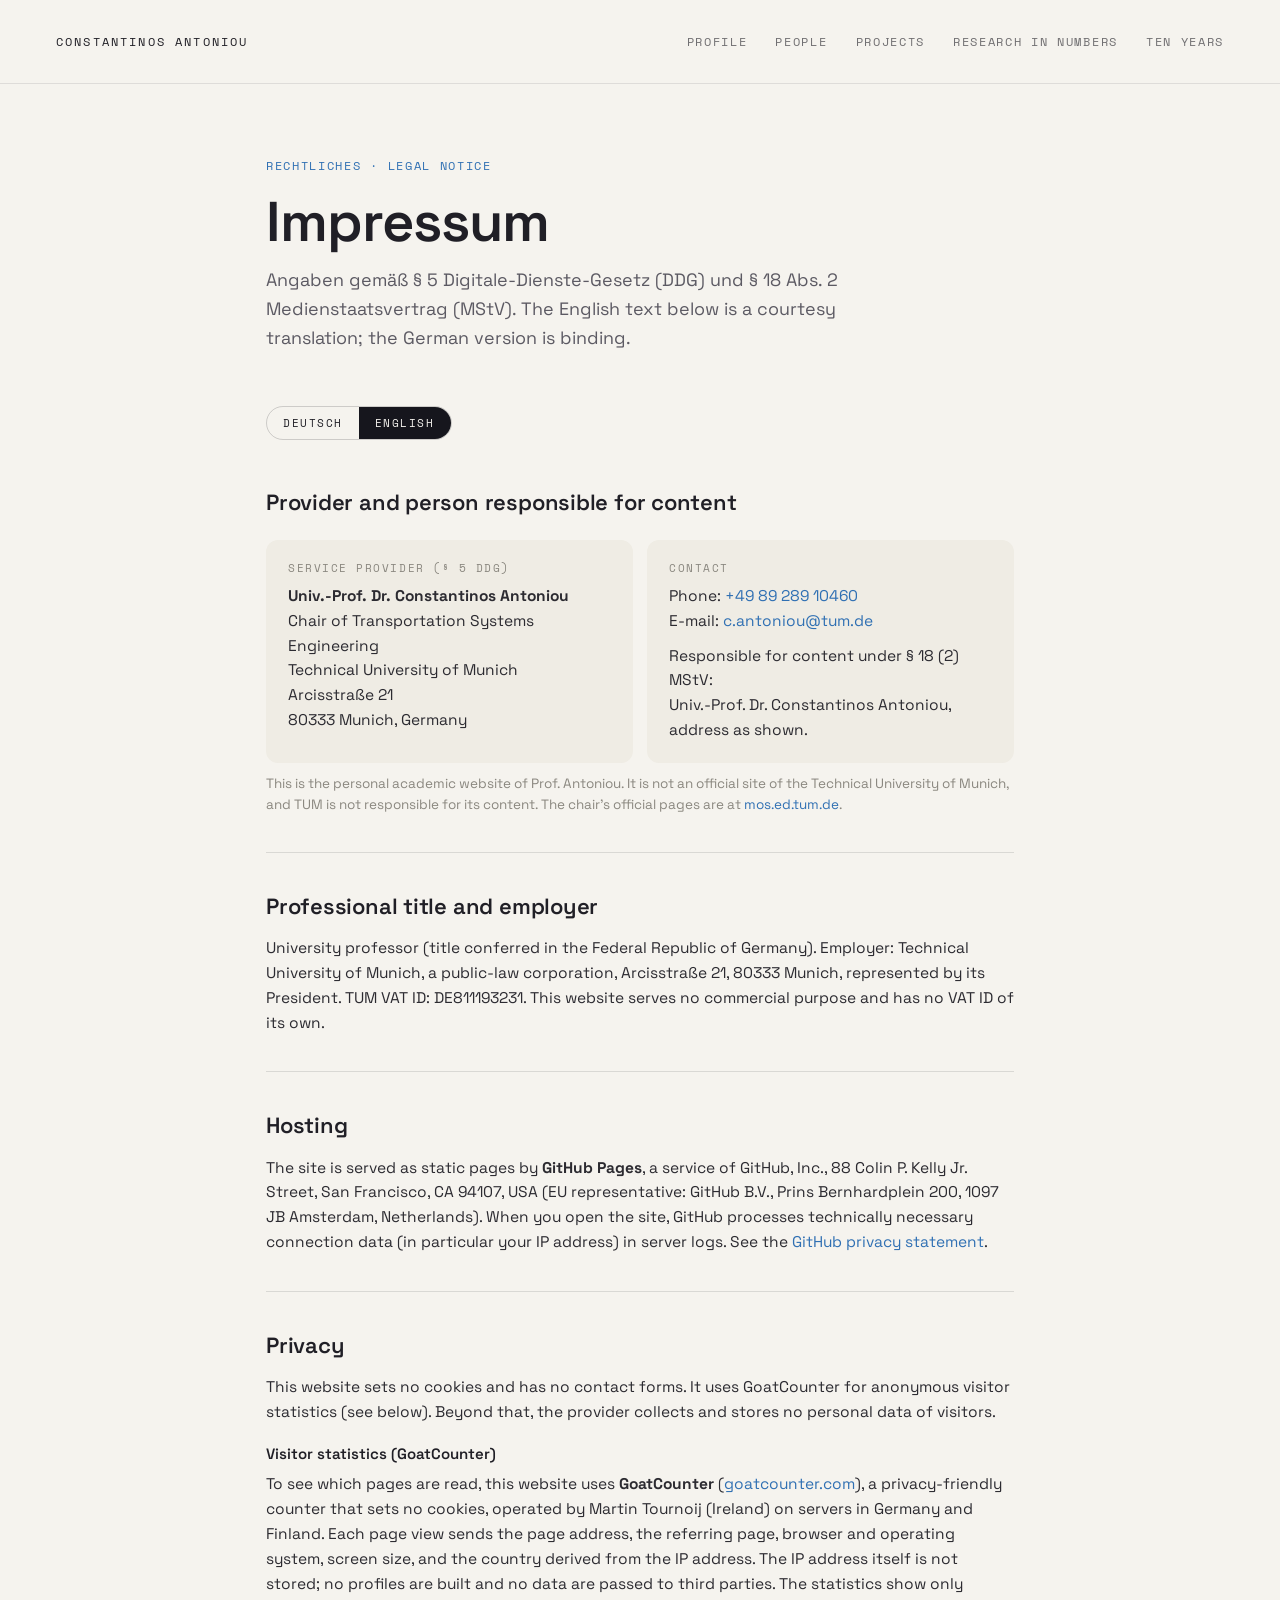
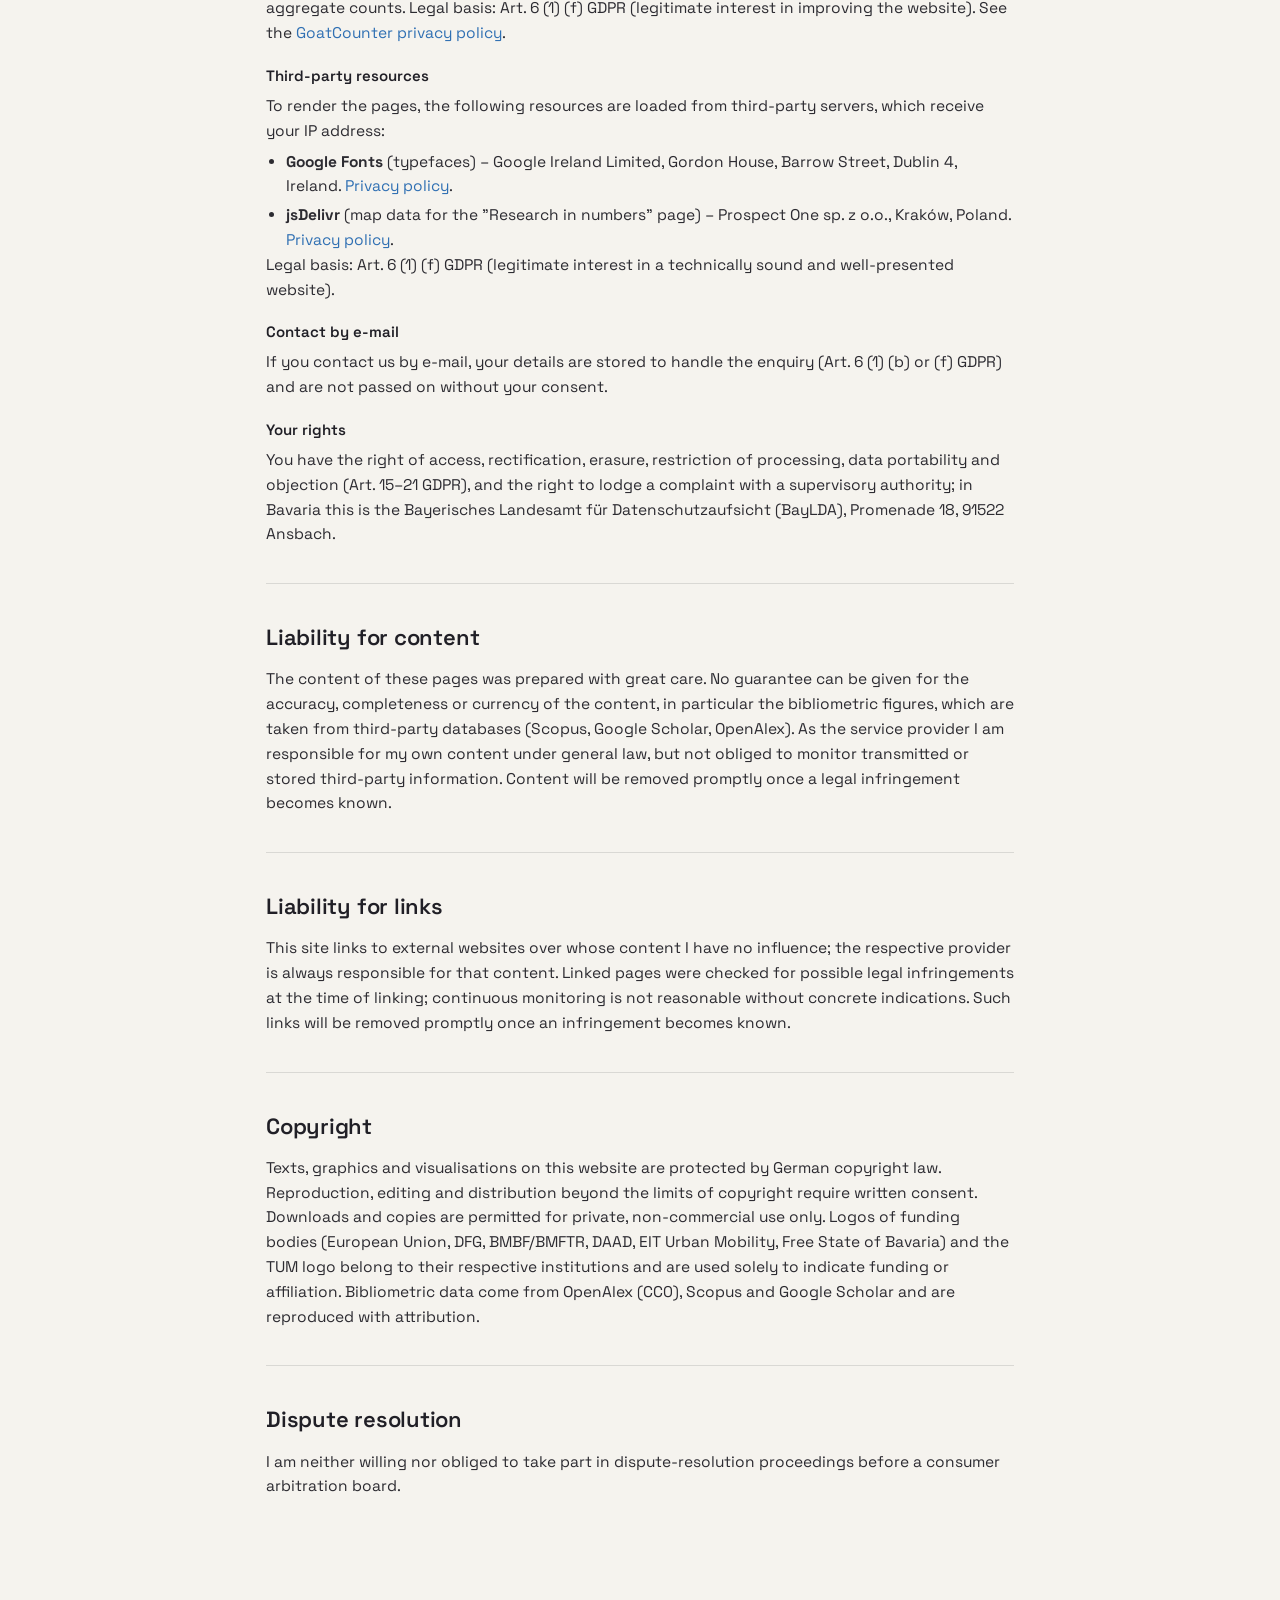
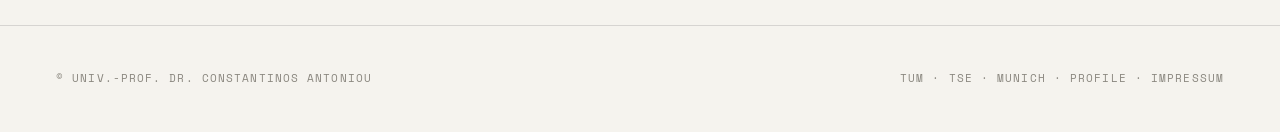
<file: impressum.html>
<!DOCTYPE html>
<html lang="de">
<head>
<meta charset="utf-8">
<meta name="viewport" content="width=device-width, initial-scale=1">
<title>Impressum · Constantinos Antoniou</title>
<meta name="robots" content="noindex, follow">
<link rel="preconnect" href="https://fonts.googleapis.com">
<link rel="preconnect" href="https://fonts.gstatic.com" crossorigin>
<link href="https://fonts.googleapis.com/css2?family=Space+Grotesk:wght@400;500;600;700&family=Space+Mono:wght@400;700&display=swap" rel="stylesheet">
<style>
  *{margin:0;padding:0;box-sizing:border-box}
  html{scroll-behavior:smooth}
  body{background:#f5f3ee;color:#201f26;font-family:'Space Grotesk',system-ui,sans-serif;line-height:1.6;-webkit-font-smoothing:antialiased}
  a{color:#3070B3;text-decoration:none}
  a:hover{text-decoration:underline}
  .mono{font-family:'Space Mono',monospace;font-size:12px;letter-spacing:0.14em;text-transform:uppercase}
  header{padding:clamp(20px,3vw,32px) clamp(20px,5vw,56px);display:flex;justify-content:space-between;align-items:center;gap:16px;flex-wrap:wrap;border-bottom:1px solid rgba(22,22,29,0.1)}
  header nav{display:flex;gap:clamp(14px,2.5vw,28px);flex-wrap:wrap}
  header a{color:inherit}
  header nav a{opacity:0.62}
  header nav a:hover{opacity:1;text-decoration:none}
  main{max-width:860px;margin:0 auto;padding:clamp(48px,8vh,96px) clamp(20px,5vw,56px) clamp(60px,10vh,120px)}
  .eyebrow{color:#3070B3;margin-bottom:18px}
  h1{font-size:clamp(34px,5vw,56px);font-weight:600;letter-spacing:-0.02em;line-height:1.05;margin-bottom:14px}
  .lead{font-size:clamp(15px,1.4vw,18px);color:#5c5a63;max-width:620px;margin-bottom:clamp(40px,6vh,64px)}
  .lang{display:inline-flex;gap:0;border:1px solid rgba(22,22,29,0.18);border-radius:999px;overflow:hidden;margin-bottom:clamp(32px,5vh,48px)}
  .lang button{font-family:'Space Mono',monospace;font-size:11px;letter-spacing:0.14em;text-transform:uppercase;padding:8px 16px;border:0;background:transparent;color:#201f26;cursor:pointer}
  .lang button[aria-pressed="true"]{background:#16161d;color:#f5f3ee}
  section{padding:clamp(26px,4vh,36px) 0;border-top:1px solid rgba(22,22,29,0.12)}
  section:first-of-type{border-top:0;padding-top:0}
  h2{font-size:clamp(18px,2vw,22px);font-weight:600;margin-bottom:12px;letter-spacing:-0.01em}
  h3{font-size:15px;font-weight:600;margin:18px 0 6px}
  p,li{font-size:15.5px;color:#2c2b31}
  p+p{margin-top:10px}
  ul{padding-left:20px;margin-top:6px}
  li+li{margin-top:4px}
  .card{background:#efece4;border-radius:12px;padding:20px 22px;margin-top:8px}
  .card p{margin:0}
  .card .mono{color:#8a877f;display:block;margin-bottom:6px;font-size:11px}
  address{font-style:normal}
  .grid{display:grid;grid-template-columns:repeat(auto-fit,minmax(240px,1fr));gap:14px}
  .note{font-size:13.5px;color:#8a877f;margin-top:10px}
  [data-lang]{display:none}
  body[data-show="de"] [data-lang="de"],body[data-show="en"] [data-lang="en"]{display:block}
  footer{padding:clamp(28px,5vh,44px) clamp(20px,5vw,56px);border-top:1px solid rgba(22,22,29,0.14);display:flex;flex-wrap:wrap;justify-content:space-between;gap:12px;color:#8a877f}
  footer a{color:inherit}
</style>
<script data-goatcounter="https://antoniou.goatcounter.com/count" async src="https://gc.zgo.at/count.js"></script>
</head>
<body data-show="de">

<header>
  <a class="mono" href="index.html" style="letter-spacing:0.18em;">Constantinos Antoniou</a>
  <nav class="mono">
    <a href="index.html">Profile</a>
    <a href="people.html">People</a>
    <a href="projects.html">Projects</a>
    <a href="research.html">Research in numbers</a>
    <a href="anniversary/">Ten years</a>
  </nav>
</header>

<main>
  <p class="eyebrow mono">Rechtliches · Legal notice</p>
  <h1>Impressum</h1>
  <p class="lead">Angaben gemäß § 5 Digitale-Dienste-Gesetz (DDG) und § 18 Abs. 2 Medienstaatsvertrag (MStV). The English text below is a courtesy translation; the German version is binding.</p>

  <div class="lang" role="group" aria-label="Sprache / language">
    <button type="button" data-set="de" aria-pressed="true">Deutsch</button>
    <button type="button" data-set="en" aria-pressed="false">English</button>
  </div>

  <!-- ===================== DEUTSCH ===================== -->
  <div data-lang="de">

    <section>
      <h2>Anbieter und verantwortlich für den Inhalt</h2>
      <div class="grid">
        <div class="card">
          <span class="mono">Diensteanbieter (§ 5 DDG)</span>
          <address>
            <p><strong>Univ.-Prof. Dr. Constantinos Antoniou</strong></p>
            <p>Lehrstuhl für Verkehrstechnik (Transportation Systems Engineering)</p>
            <p>Technische Universität München</p>
            <p>Arcisstraße 21</p>
            <p>80333 München, Deutschland</p>
          </address>
        </div>
        <div class="card">
          <span class="mono">Kontakt</span>
          <p>Telefon: <a href="tel:+498928910460">+49 89 289 10460</a></p>
          <p>E-Mail: <a href="mailto:c.antoniou@tum.de">c.antoniou@tum.de</a></p>
          <p style="margin-top:10px">Verantwortlich im Sinne von § 18 Abs. 2 MStV:<br>Univ.-Prof. Dr. Constantinos Antoniou, Anschrift wie nebenstehend.</p>
        </div>
      </div>
      <p class="note">Dies ist die persönliche akademische Website von Prof. Antoniou. Sie ist kein offizielles Angebot der Technischen Universität München; die TUM ist für die Inhalte dieser Seite nicht verantwortlich. Die offiziellen Seiten des Lehrstuhls finden Sie unter <a href="https://www.mos.ed.tum.de/en/vvs" rel="noopener">mos.ed.tum.de</a>.</p>
    </section>

    <section>
      <h2>Berufsbezeichnung und Dienstherr</h2>
      <p>Universitätsprofessor (verliehen in der Bundesrepublik Deutschland). Dienstherr: Technische Universität München, Körperschaft des öffentlichen Rechts, Arcisstraße 21, 80333 München, vertreten durch den Präsidenten. Umsatzsteuer-Identifikationsnummer der TUM: DE811193231. Diese Website verfolgt keine gewerblichen Zwecke; eine eigene Umsatzsteuer-Identifikationsnummer besteht nicht.</p>
    </section>

    <section>
      <h2>Hosting</h2>
      <p>Die Website wird als statische Seite über <strong>GitHub Pages</strong> bereitgestellt, einem Dienst der GitHub, Inc., 88 Colin P. Kelly Jr. Street, San Francisco, CA 94107, USA (in der EU vertreten durch GitHub B.V., Prins Bernhardplein 200, 1097 JB Amsterdam, Niederlande). Beim Aufruf der Seite verarbeitet GitHub technisch notwendige Verbindungsdaten (insbesondere die IP-Adresse) in Server-Protokollen. Näheres in der <a href="https://docs.github.com/en/site-policy/privacy-policies/github-general-privacy-statement" rel="noopener">Datenschutzerklärung von GitHub</a>.</p>
    </section>

    <section>
      <h2>Datenschutz</h2>
      <p>Diese Website setzt keine Cookies und enthält keine Kontaktformulare. Für eine anonyme Besucherstatistik wird GoatCounter eingesetzt (siehe unten). Darüber hinaus werden keine personenbezogenen Daten von Besucherinnen und Besuchern durch den Anbieter erhoben oder gespeichert.</p>
      <h3>Besucherstatistik (GoatCounter)</h3>
      <p>Um zu sehen, welche Seiten aufgerufen werden, nutzt diese Website <strong>GoatCounter</strong> (<a href="https://www.goatcounter.com" rel="noopener">goatcounter.com</a>), einen datensparsamen Zähldienst ohne Cookies, betrieben von Martin Tournoij (Irland) auf Servern in Deutschland und Finnland. Bei jedem Seitenaufruf werden die aufgerufene Seite, die verweisende Seite (Referrer), Browser und Betriebssystem, die Bildschirmgröße und das aus der IP-Adresse abgeleitete Land übermittelt. Die IP-Adresse selbst wird nicht gespeichert; es werden keine Profile gebildet und keine Daten an Dritte weitergegeben. Die Auswertung zeigt nur zusammengefasste Zahlen. Rechtsgrundlage ist Art. 6 Abs. 1 lit. f DSGVO (berechtigtes Interesse an der Verbesserung der Website). Näheres in der <a href="https://www.goatcounter.com/help/privacy" rel="noopener">Datenschutzerklärung von GoatCounter</a>.</p>
      <h3>Inhalte von Drittanbietern</h3>
      <p>Zur Darstellung werden beim Seitenaufruf folgende Ressourcen von Servern Dritter geladen; dabei wird Ihre IP-Adresse an den jeweiligen Anbieter übermittelt:</p>
      <ul>
        <li><strong>Google Fonts</strong> (Schriftarten) – Google Ireland Limited, Gordon House, Barrow Street, Dublin 4, Irland. <a href="https://policies.google.com/privacy" rel="noopener">Datenschutzerklärung</a>.</li>
        <li><strong>jsDelivr</strong> (Kartendaten für die Seite „Research in numbers“) – Prospect One sp. z o.o., Kraków, Polen. <a href="https://www.jsdelivr.com/terms/privacy-policy-jsdelivr-net" rel="noopener">Datenschutzerklärung</a>.</li>
      </ul>
      <p>Rechtsgrundlage ist Art. 6 Abs. 1 lit. f DSGVO (berechtigtes Interesse an einer technisch einwandfreien und ansprechenden Darstellung).</p>
      <h3>Kontaktaufnahme per E-Mail</h3>
      <p>Wenn Sie uns per E-Mail kontaktieren, werden Ihre Angaben zur Bearbeitung der Anfrage gespeichert (Art. 6 Abs. 1 lit. b bzw. f DSGVO) und nicht ohne Ihre Einwilligung weitergegeben.</p>
      <h3>Ihre Rechte</h3>
      <p>Sie haben das Recht auf Auskunft, Berichtigung, Löschung, Einschränkung der Verarbeitung, Datenübertragbarkeit und Widerspruch (Art. 15–21 DSGVO) sowie das Recht auf Beschwerde bei einer Aufsichtsbehörde, in Bayern dem Bayerischen Landesamt für Datenschutzaufsicht (BayLDA), Promenade 18, 91522 Ansbach.</p>
    </section>

    <section>
      <h2>Haftung für Inhalte</h2>
      <p>Die Inhalte dieser Seiten wurden mit größter Sorgfalt erstellt. Für die Richtigkeit, Vollständigkeit und Aktualität der Inhalte, insbesondere der bibliometrischen Kennzahlen, die aus Datenbanken Dritter (Scopus, Google Scholar, OpenAlex) stammen, kann jedoch keine Gewähr übernommen werden. Als Diensteanbieter bin ich für eigene Inhalte nach den allgemeinen Gesetzen verantwortlich, jedoch nicht verpflichtet, übermittelte oder gespeicherte fremde Informationen zu überwachen. Bei Bekanntwerden von Rechtsverletzungen werden entsprechende Inhalte umgehend entfernt.</p>
    </section>

    <section>
      <h2>Haftung für Links</h2>
      <p>Diese Website enthält Links zu externen Websites Dritter, auf deren Inhalte ich keinen Einfluss habe. Für diese fremden Inhalte ist stets der jeweilige Anbieter verantwortlich. Die verlinkten Seiten wurden zum Zeitpunkt der Verlinkung auf mögliche Rechtsverstöße überprüft; eine permanente inhaltliche Kontrolle ist ohne konkrete Anhaltspunkte nicht zumutbar. Bei Bekanntwerden von Rechtsverletzungen werden derartige Links umgehend entfernt.</p>
    </section>

    <section>
      <h2>Urheberrecht</h2>
      <p>Texte, Grafiken und Darstellungen auf dieser Website unterliegen dem deutschen Urheberrecht. Vervielfältigung, Bearbeitung und Verbreitung außerhalb der Grenzen des Urheberrechts bedürfen der schriftlichen Zustimmung. Downloads und Kopien sind nur für den privaten, nicht kommerziellen Gebrauch gestattet. Logos von Förderinstitutionen (Europäische Union, DFG, BMBF/BMFTR, DAAD, EIT Urban Mobility, Freistaat Bayern) und das Logo der Technischen Universität München sind Eigentum der jeweiligen Institutionen und werden ausschließlich zur Kennzeichnung der Förderung bzw. Zugehörigkeit verwendet. Bibliometrische Daten stammen aus OpenAlex (CC0) sowie aus Scopus und Google Scholar und werden unter Nennung der Quelle wiedergegeben.</p>
    </section>

    <section>
      <h2>Streitbeilegung</h2>
      <p>Ich bin nicht bereit und nicht verpflichtet, an Streitbeilegungsverfahren vor einer Verbraucherschlichtungsstelle teilzunehmen.</p>
    </section>

  </div>

  <!-- ===================== ENGLISH ===================== -->
  <div data-lang="en">

    <section>
      <h2>Provider and person responsible for content</h2>
      <div class="grid">
        <div class="card">
          <span class="mono">Service provider (§ 5 DDG)</span>
          <address>
            <p><strong>Univ.-Prof. Dr. Constantinos Antoniou</strong></p>
            <p>Chair of Transportation Systems Engineering</p>
            <p>Technical University of Munich</p>
            <p>Arcisstraße 21</p>
            <p>80333 Munich, Germany</p>
          </address>
        </div>
        <div class="card">
          <span class="mono">Contact</span>
          <p>Phone: <a href="tel:+498928910460">+49 89 289 10460</a></p>
          <p>E-mail: <a href="mailto:c.antoniou@tum.de">c.antoniou@tum.de</a></p>
          <p style="margin-top:10px">Responsible for content under § 18 (2) MStV:<br>Univ.-Prof. Dr. Constantinos Antoniou, address as shown.</p>
        </div>
      </div>
      <p class="note">This is the personal academic website of Prof. Antoniou. It is not an official site of the Technical University of Munich, and TUM is not responsible for its content. The chair's official pages are at <a href="https://www.mos.ed.tum.de/en/vvs" rel="noopener">mos.ed.tum.de</a>.</p>
    </section>

    <section>
      <h2>Professional title and employer</h2>
      <p>University professor (title conferred in the Federal Republic of Germany). Employer: Technical University of Munich, a public-law corporation, Arcisstraße 21, 80333 Munich, represented by its President. TUM VAT ID: DE811193231. This website serves no commercial purpose and has no VAT ID of its own.</p>
    </section>

    <section>
      <h2>Hosting</h2>
      <p>The site is served as static pages by <strong>GitHub Pages</strong>, a service of GitHub, Inc., 88 Colin P. Kelly Jr. Street, San Francisco, CA 94107, USA (EU representative: GitHub B.V., Prins Bernhardplein 200, 1097 JB Amsterdam, Netherlands). When you open the site, GitHub processes technically necessary connection data (in particular your IP address) in server logs. See the <a href="https://docs.github.com/en/site-policy/privacy-policies/github-general-privacy-statement" rel="noopener">GitHub privacy statement</a>.</p>
    </section>

    <section>
      <h2>Privacy</h2>
      <p>This website sets no cookies and has no contact forms. It uses GoatCounter for anonymous visitor statistics (see below). Beyond that, the provider collects and stores no personal data of visitors.</p>
      <h3>Visitor statistics (GoatCounter)</h3>
      <p>To see which pages are read, this website uses <strong>GoatCounter</strong> (<a href="https://www.goatcounter.com" rel="noopener">goatcounter.com</a>), a privacy-friendly counter that sets no cookies, operated by Martin Tournoij (Ireland) on servers in Germany and Finland. Each page view sends the page address, the referring page, browser and operating system, screen size, and the country derived from the IP address. The IP address itself is not stored; no profiles are built and no data are passed to third parties. The statistics show only aggregate counts. Legal basis: Art. 6 (1) (f) GDPR (legitimate interest in improving the website). See the <a href="https://www.goatcounter.com/help/privacy" rel="noopener">GoatCounter privacy policy</a>.</p>
      <h3>Third-party resources</h3>
      <p>To render the pages, the following resources are loaded from third-party servers, which receive your IP address:</p>
      <ul>
        <li><strong>Google Fonts</strong> (typefaces) – Google Ireland Limited, Gordon House, Barrow Street, Dublin 4, Ireland. <a href="https://policies.google.com/privacy" rel="noopener">Privacy policy</a>.</li>
        <li><strong>jsDelivr</strong> (map data for the "Research in numbers" page) – Prospect One sp. z o.o., Kraków, Poland. <a href="https://www.jsdelivr.com/terms/privacy-policy-jsdelivr-net" rel="noopener">Privacy policy</a>.</li>
      </ul>
      <p>Legal basis: Art. 6 (1) (f) GDPR (legitimate interest in a technically sound and well-presented website).</p>
      <h3>Contact by e-mail</h3>
      <p>If you contact us by e-mail, your details are stored to handle the enquiry (Art. 6 (1) (b) or (f) GDPR) and are not passed on without your consent.</p>
      <h3>Your rights</h3>
      <p>You have the right of access, rectification, erasure, restriction of processing, data portability and objection (Art. 15–21 GDPR), and the right to lodge a complaint with a supervisory authority; in Bavaria this is the Bayerisches Landesamt für Datenschutzaufsicht (BayLDA), Promenade 18, 91522 Ansbach.</p>
    </section>

    <section>
      <h2>Liability for content</h2>
      <p>The content of these pages was prepared with great care. No guarantee can be given for the accuracy, completeness or currency of the content, in particular the bibliometric figures, which are taken from third-party databases (Scopus, Google Scholar, OpenAlex). As the service provider I am responsible for my own content under general law, but not obliged to monitor transmitted or stored third-party information. Content will be removed promptly once a legal infringement becomes known.</p>
    </section>

    <section>
      <h2>Liability for links</h2>
      <p>This site links to external websites over whose content I have no influence; the respective provider is always responsible for that content. Linked pages were checked for possible legal infringements at the time of linking; continuous monitoring is not reasonable without concrete indications. Such links will be removed promptly once an infringement becomes known.</p>
    </section>

    <section>
      <h2>Copyright</h2>
      <p>Texts, graphics and visualisations on this website are protected by German copyright law. Reproduction, editing and distribution beyond the limits of copyright require written consent. Downloads and copies are permitted for private, non-commercial use only. Logos of funding bodies (European Union, DFG, BMBF/BMFTR, DAAD, EIT Urban Mobility, Free State of Bavaria) and the TUM logo belong to their respective institutions and are used solely to indicate funding or affiliation. Bibliometric data come from OpenAlex (CC0), Scopus and Google Scholar and are reproduced with attribution.</p>
    </section>

    <section>
      <h2>Dispute resolution</h2>
      <p>I am neither willing nor obliged to take part in dispute-resolution proceedings before a consumer arbitration board.</p>
    </section>

  </div>
</main>

<footer class="mono" style="font-size:11px;letter-spacing:0.1em;">
  <span>© Univ.-Prof. Dr. Constantinos Antoniou</span>
  <span>TUM · TSE · Munich · <a href="index.html">Profile</a> · <a href="impressum.html">Impressum</a></span>
</footer>

<script>
  (function(){
    var b=document.body, btns=document.querySelectorAll('.lang button');
    function set(l){ b.setAttribute('data-show',l); btns.forEach(function(x){x.setAttribute('aria-pressed',String(x.dataset.set===l));}); try{localStorage.setItem('impressum-lang',l);}catch(e){} }
    btns.forEach(function(x){ x.addEventListener('click',function(){set(x.dataset.set);}); });
    var saved=null; try{saved=localStorage.getItem('impressum-lang');}catch(e){}
    if(saved==='en'||(!saved&&!/^de/i.test(navigator.language||''))) set('en');
  })();
</script>
</body>
</html>
</file>
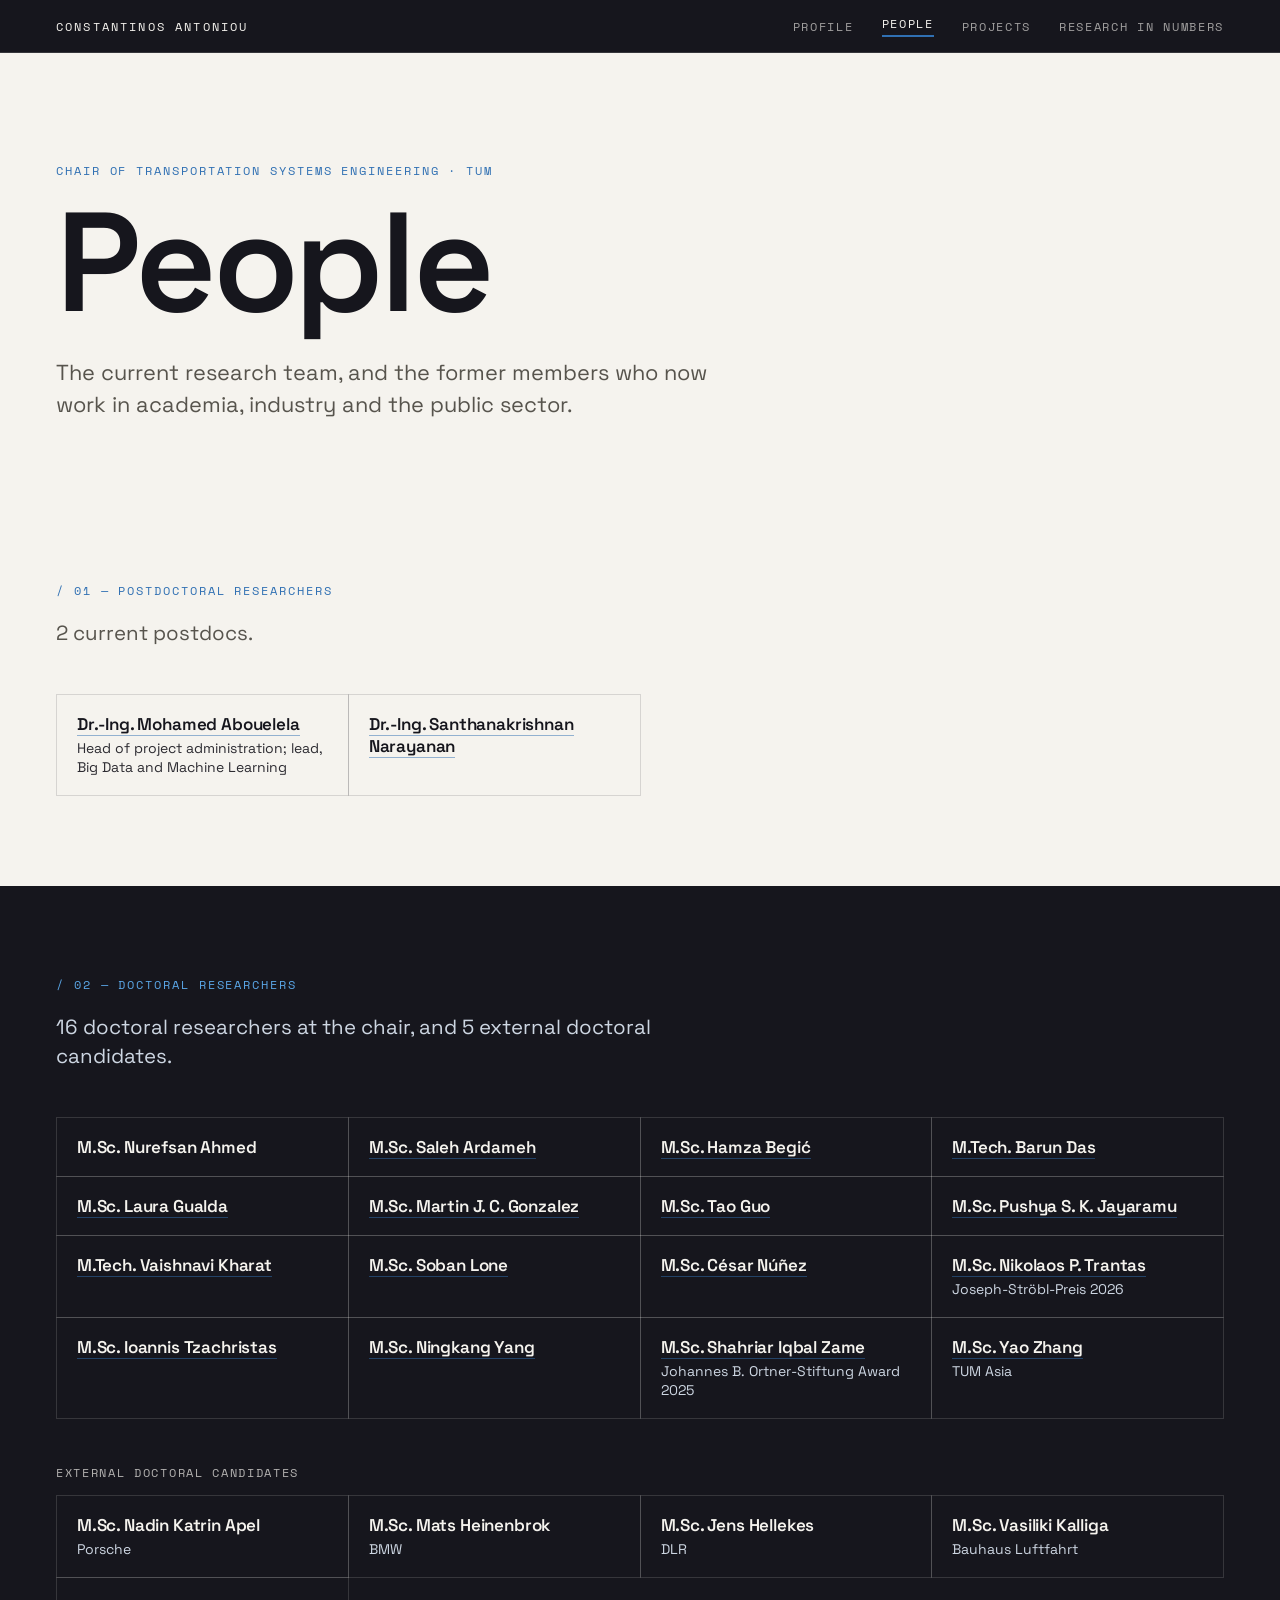
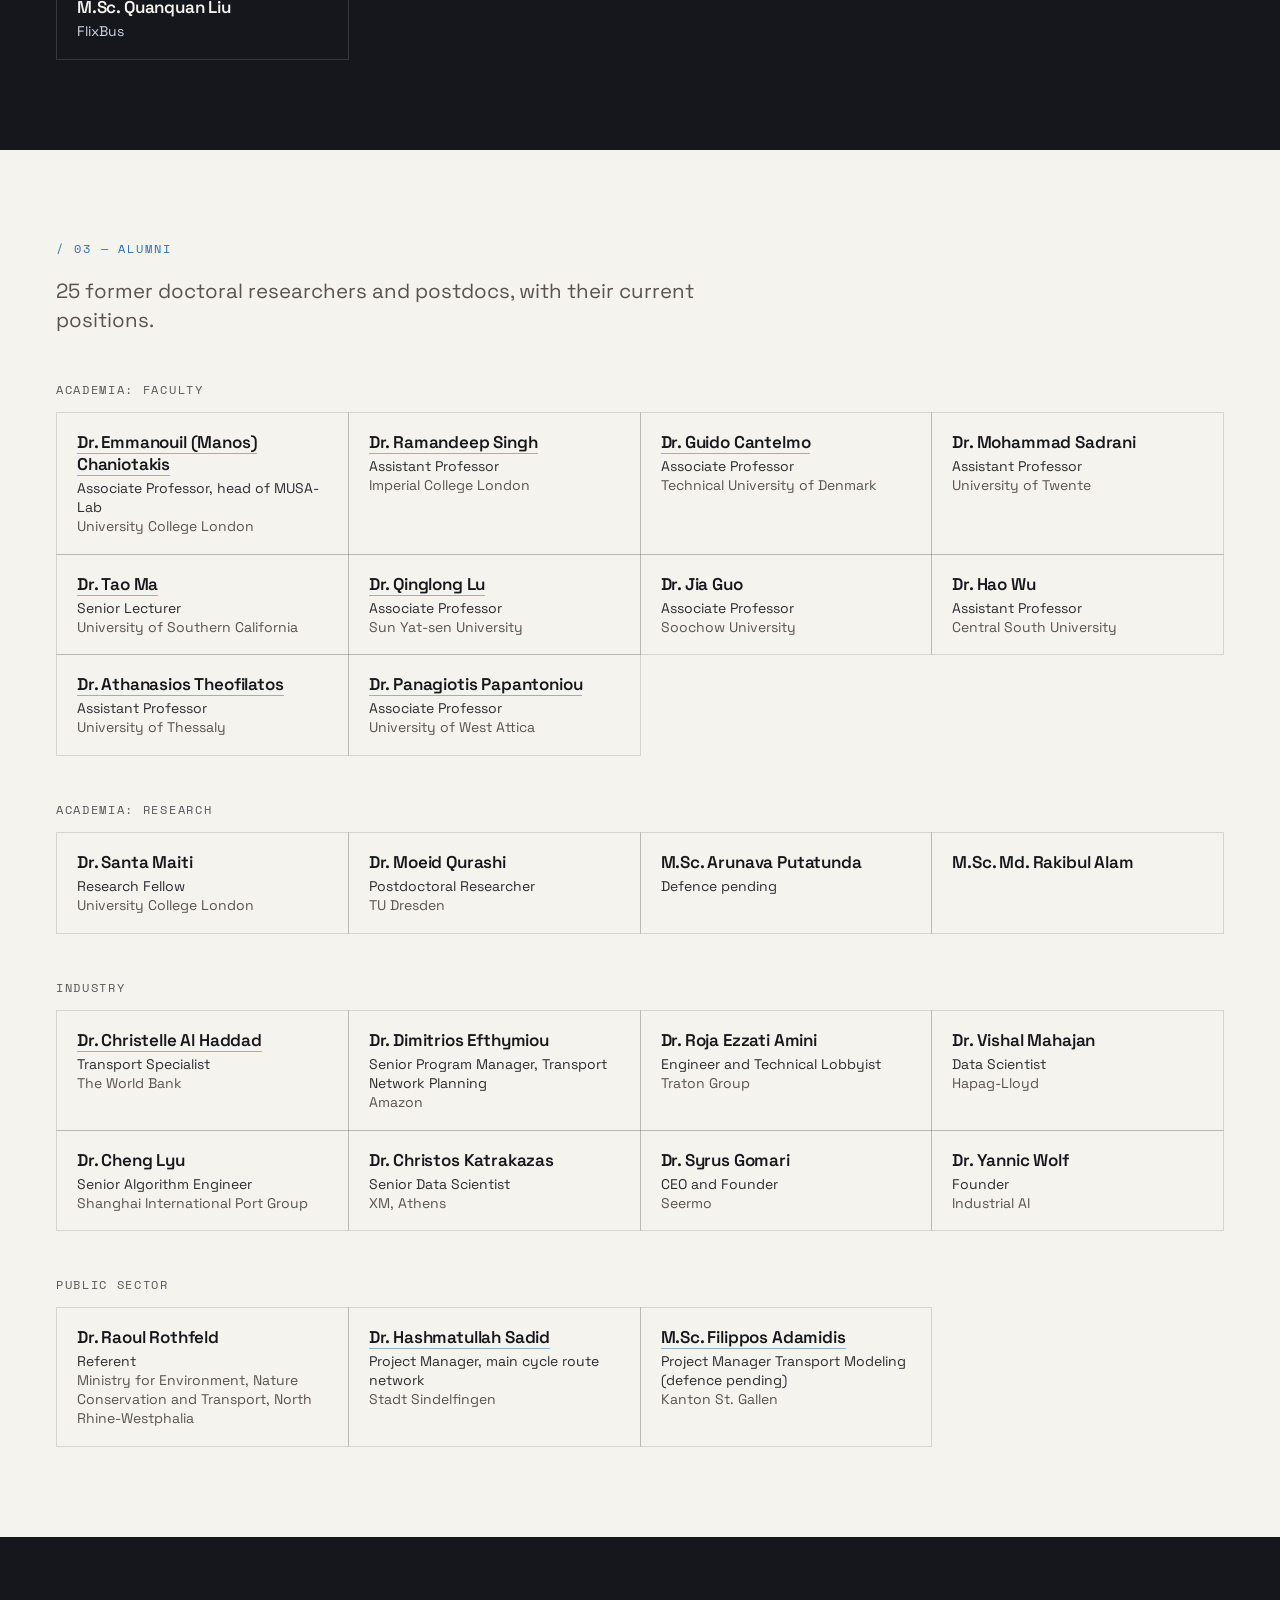
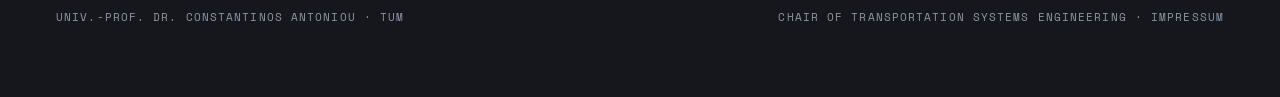
<file: people.html>
<!DOCTYPE html>
<html lang="en">
<head>
<meta charset="utf-8">
<meta name="viewport" content="width=device-width, initial-scale=1">
<title>People · Constantinos Antoniou</title>
<!-- seo:start -->
<meta name="description" content="The team of the Chair of Transportation Systems Engineering at TUM, led by Prof. Constantinos Antoniou.">
<meta name="author" content="Constantinos Antoniou">
<link rel="canonical" href="https://antoniou.org/people.html">
<meta property="og:type" content="website">
<meta property="og:site_name" content="Constantinos Antoniou">
<meta property="og:title" content="People · Constantinos Antoniou">
<meta property="og:description" content="The team of the Chair of Transportation Systems Engineering at TUM, led by Prof. Constantinos Antoniou.">
<meta property="og:url" content="https://antoniou.org/people.html">
<meta property="og:image" content="https://antoniou.org/assets/profile.jpg">
<meta property="og:image:width" content="800">
<meta property="og:image:height" content="1000">
<meta property="og:image:alt" content="Portrait of Prof. Dr. Constantinos Antoniou">
<meta property="og:locale" content="en_GB">
<meta name="twitter:card" content="summary">
<script type="application/ld+json">{"@context": "https://schema.org", "@graph": [{"@type": "WebPage", "url": "https://antoniou.org/people.html", "description": "The team of the Chair of Transportation Systems Engineering at TUM, led by Prof. Constantinos Antoniou.", "inLanguage": "en", "isPartOf": {"@id": "https://antoniou.org/#website"}, "about": {"@id": "https://antoniou.org/#person"}}, {"@type": "Person", "@id": "https://antoniou.org/#person", "name": "Constantinos Antoniou", "alternateName": ["Costas Antoniou", "Prof. Dr. Constantinos Antoniou", "Costas Antoniou", "C. Antoniou"], "honorificPrefix": "Prof. Dr.", "givenName": "Constantinos", "familyName": "Antoniou", "jobTitle": "Full Professor, Chair of Transportation Systems Engineering", "description": "Constantinos Antoniou is Full Professor and head of the Chair of Transportation Systems Engineering at TUM since September 2016. He holds a Diploma in Civil Engineering from NTUA (1995), and an MS (1997) and PhD (2004) in Transportation from MIT. He was a postdoctoral researcher at MIT (2004 to 2008) and a faculty member at NTUA (2009 to 2015). His research covers modelling and simulation of transportation systems, calibration and optimisation, road safety and human factors, and machine learning for transport.", "url": "https://antoniou.org/", "image": "https://antoniou.org/assets/profile.jpg", "email": "mailto:c.antoniou@tum.de", "worksFor": {"@type": "CollegeOrUniversity", "name": "Technical University of Munich", "alternateName": ["TUM", "Technische Universität München"], "url": "https://www.tum.de/"}, "affiliation": {"@type": "Organization", "name": "Chair of Transportation Systems Engineering", "alternateName": "Lehrstuhl für Vernetzte Verkehrssysteme", "url": "https://www.mos.ed.tum.de/en/vvs/", "parentOrganization": {"@type": "CollegeOrUniversity", "name": "Technical University of Munich"}}, "alumniOf": [{"@type": "CollegeOrUniversity", "name": "Massachusetts Institute of Technology", "alternateName": "MIT"}, {"@type": "CollegeOrUniversity", "name": "National Technical University of Athens", "alternateName": "NTUA"}], "knowsAbout": ["Transportation systems engineering", "Traffic simulation and modelling", "Model calibration and optimisation", "Road safety", "Driver behaviour", "Traveller behaviour", "Machine learning for transport", "Automated and electric mobility", "Freight and logistics"], "sameAs": ["https://orcid.org/0000-0003-0203-9542", "https://scholar.google.com/citations?user=0rDCk00AAAAJ", "https://www.scopus.com/authid/detail.uri?authorId=7004031914", "https://openalex.org/A5001459918", "https://www.mos.ed.tum.de/en/vvs/", "https://www.linkedin.com/in/constantinosantoniou/"]}, {"@type": "WebSite", "@id": "https://antoniou.org/#website", "url": "https://antoniou.org/", "name": "Constantinos Antoniou", "alternateName": "Prof. Dr. Constantinos Antoniou", "inLanguage": "en", "publisher": {"@id": "https://antoniou.org/#person"}}]}</script>
<!-- seo:end -->
<link rel="preconnect" href="https://fonts.googleapis.com">
<link rel="preconnect" href="https://fonts.gstatic.com" crossorigin>
<link href="https://fonts.googleapis.com/css2?family=Space+Grotesk:wght@400;500;600;700&family=Space+Mono:wght@400;700&display=swap" rel="stylesheet">
<style>
*{margin:0;padding:0;box-sizing:border-box}
html{scroll-behavior:smooth;-webkit-font-smoothing:antialiased}
body{background:#f5f3ee;color:#16161d;font-family:'Space Grotesk',system-ui,sans-serif;overflow-x:hidden}
a{color:#16161d;text-decoration:none} a:hover{color:#3070B3}
header{position:fixed;top:0;left:0;right:0;z-index:60;display:flex;align-items:center;justify-content:space-between;gap:16px;flex-wrap:wrap;padding:15px clamp(20px,5vw,56px);background:#16161d;color:#f5f3ee;border-bottom:1px solid rgba(245,243,238,.14)}
header a{color:inherit;font-family:'Space Mono',monospace;font-size:12px;letter-spacing:.14em;text-transform:uppercase}
header .brand{letter-spacing:.18em}
header nav{display:flex;gap:clamp(14px,2.4vw,28px);align-items:center;flex-wrap:wrap}
header nav a{opacity:.62} header nav a.on{opacity:1;border-bottom:2px solid #3070B3;padding-bottom:3px}
.hero{padding:clamp(120px,18vh,180px) clamp(20px,5vw,56px) clamp(50px,8vh,80px)}
.wrap{max-width:1280px;margin:0 auto}
.eyebrow{font-family:'Space Mono',monospace;font-size:12px;letter-spacing:.16em;text-transform:uppercase;color:#3070B3;margin-bottom:clamp(14px,3vh,20px)}
h1{font-weight:600;letter-spacing:-.03em;line-height:.9;font-size:clamp(52px,11vw,160px)}
.lead{margin-top:clamp(20px,3.5vh,34px);font-size:clamp(16px,1.7vw,23px);max-width:680px;line-height:1.45;color:#57544d}
section.light,section.dark{padding:clamp(60px,10vh,120px) clamp(20px,5vw,56px)}
section.dark{background:#16161d;color:#f5f3ee} section.dark .eyebrow{color:#5aa6e6}
.intro{font-size:clamp(16px,1.6vw,22px);max-width:700px;line-height:1.45;margin-bottom:clamp(30px,5vh,48px);color:#57544d}
section.dark .intro{color:#cdd6e2}
h3{font-family:'Space Mono',monospace;font-size:12px;letter-spacing:.14em;text-transform:uppercase;font-weight:400;margin:clamp(30px,5vh,46px) 0 14px;opacity:.7}
.grid{list-style:none;display:grid;grid-template-columns:repeat(auto-fill,minmax(min(100%,260px),1fr));padding:1px 0 0 1px}
.grid li{padding:18px 20px;border:1px solid rgba(22,22,29,.14);margin:-1px 0 0 -1px} .dark .grid li{border-color:rgba(245,243,238,.14)}
.n{font-size:17px;font-weight:600;letter-spacing:-.01em} .n a{border-bottom:1px solid rgba(48,112,179,.5)} .dark .n a{color:#f5f3ee} .dark .n a:hover{color:#5aa6e6}
.r{margin-top:4px;font-size:14px;color:#2c2b31;line-height:1.35} .w{font-size:14px;color:#57544d;line-height:1.35}
.dark .r{color:#cdd6e2} .dark .w{color:#8a97ab}
footer{padding:clamp(44px,8vh,80px) clamp(20px,5vw,56px);background:#16161d;color:#8a97ab}
footer div{max-width:1280px;margin:0 auto;display:flex;flex-wrap:wrap;justify-content:space-between;gap:12px;font-family:'Space Mono',monospace;font-size:11px;letter-spacing:.1em;text-transform:uppercase}
footer a{color:inherit}
</style>
</head>
<body>
<header>
  <a class="brand" href="index.html">Constantinos Antoniou</a>
  <nav>
    <a href="index.html">Profile</a>
    <a class="on" href="#top">People</a>
    <a href="projects.html">Projects</a>
    <a href="research.html">Research in numbers</a>
  </nav>
</header>
<section class="hero" id="top"><div class="wrap">
  <div class="eyebrow">Chair of Transportation Systems Engineering · TUM</div>
  <h1>People</h1>
  <p class="lead">The current research team, and the former members who now work in academia, industry and the public sector.</p>
</div></section>
<section class="light"><div class="wrap">
<div class="eyebrow">/ 01 — Postdoctoral researchers</div>
<p class="intro">2 current postdocs.</p>
<ul class='grid'><li><div class="n"><a href="https://www.mos.ed.tum.de/en/vvs/mitarbeiterinnen/mohamed-abouelela/" target="_blank" rel="noopener">Dr.-Ing. Mohamed Abouelela</a></div><div class="r">Head of project administration; lead, Big Data and Machine Learning</div></li><li><div class="n"><a href="https://www.mos.ed.tum.de/en/vvs/mitarbeiterinnen/santhanakrishnan-narayanan/" target="_blank" rel="noopener">Dr.-Ing. Santhanakrishnan Narayanan</a></div></li></ul>
</div></section>
<section class="dark"><div class="wrap">
<div class="eyebrow">/ 02 — Doctoral researchers</div>
<p class="intro">16 doctoral researchers at the chair, and 5 external doctoral candidates.</p>
<ul class='grid'><li><div class="n">M.Sc. Nurefsan Ahmed</div></li><li><div class="n"><a href="https://www.mos.ed.tum.de/en/vvs/mitarbeiterinnen/saleh-ardameh/" target="_blank" rel="noopener">M.Sc. Saleh Ardameh</a></div></li><li><div class="n"><a href="https://www.mos.ed.tum.de/vvs/mitarbeiterinnen/hamza-begic" target="_blank" rel="noopener">M.Sc. Hamza Begić</a></div></li><li><div class="n"><a href="https://www.mos.ed.tum.de/en/vvs/mitarbeiterinnen/barun-das/" target="_blank" rel="noopener">M.Tech. Barun Das</a></div></li><li><div class="n"><a href="https://www.mos.ed.tum.de/en/vvs/mitarbeiterinnen/laura-gualda/" target="_blank" rel="noopener">M.Sc. Laura Gualda</a></div></li><li><div class="n"><a href="https://www.mos.ed.tum.de/en/vvs/mitarbeiterinnen/martin-j-castellanos-gonzalez/" target="_blank" rel="noopener">M.Sc. Martin J. C. Gonzalez</a></div></li><li><div class="n"><a href="https://www.mos.ed.tum.de/en/vvs/mitarbeiterinnen/tao-guo/" target="_blank" rel="noopener">M.Sc. Tao Guo</a></div></li><li><div class="n"><a href="https://www.mos.ed.tum.de/en/vvs/mitarbeiterinnen/pushya-shree-konasale-jayaramu/" target="_blank" rel="noopener">M.Sc. Pushya S. K. Jayaramu</a></div></li><li><div class="n"><a href="https://www.mos.ed.tum.de/en/vvs/mitarbeiterinnen/vaishnavi-kharat/" target="_blank" rel="noopener">M.Tech. Vaishnavi Kharat</a></div></li><li><div class="n"><a href="https://www.mos.ed.tum.de/en/vvs/mitarbeiterinnen/soban-nasir-lone/" target="_blank" rel="noopener">M.Sc. Soban Lone</a></div></li><li><div class="n"><a href="https://www.mos.ed.tum.de/en/vvs/mitarbeiterinnen/cesar-nunez/" target="_blank" rel="noopener">M.Sc. César Núñez</a></div></li><li><div class="n"><a href="https://www.mos.ed.tum.de/en/vvs/mitarbeiterinnen/nikolaos-panagiotis-nikolas-trantas/" target="_blank" rel="noopener">M.Sc. Nikolaos P. Trantas</a></div><div class="r">Joseph-Ströbl-Preis 2026</div></li><li><div class="n"><a href="https://www.mos.ed.tum.de/en/vvs/mitarbeiterinnen/ioannis-tzachristas/" target="_blank" rel="noopener">M.Sc. Ioannis Tzachristas</a></div></li><li><div class="n"><a href="https://www.mos.ed.tum.de/en/vvs/mitarbeiterinnen/ningkang-yang/" target="_blank" rel="noopener">M.Sc. Ningkang Yang</a></div></li><li><div class="n"><a href="https://www.mos.ed.tum.de/en/vvs/mitarbeiterinnen/shahriar-iqbal-zame/" target="_blank" rel="noopener">M.Sc. Shahriar Iqbal Zame</a></div><div class="r">Johannes B. Ortner-Stiftung Award 2025</div></li><li><div class="n"><a href="https://www.mos.ed.tum.de/en/vvs/mitarbeiterinnen/yao-zhang/" target="_blank" rel="noopener">M.Sc. Yao Zhang</a></div><div class="r">TUM Asia</div></li></ul><h3>External doctoral candidates</h3><ul class='grid'><li><div class="n">M.Sc. Nadin Katrin Apel</div><div class="r">Porsche</div></li><li><div class="n">M.Sc. Mats Heinenbrok</div><div class="r">BMW</div></li><li><div class="n">M.Sc. Jens Hellekes</div><div class="r">DLR</div></li><li><div class="n">M.Sc. Vasiliki Kalliga</div><div class="r">Bauhaus Luftfahrt</div></li><li><div class="n">M.Sc. Quanquan Liu</div><div class="r">FlixBus</div></li></ul>
</div></section>
<section class="light"><div class="wrap">
<div class="eyebrow">/ 03 — Alumni</div>
<p class="intro">25 former doctoral researchers and postdocs, with their current positions.</p>
<h3>Academia: faculty</h3><ul class='grid'><li><div class="n"><a href="https://profiles.ucl.ac.uk/74647-manos-chaniotakis" target="_blank" rel="noopener">Dr. Emmanouil (Manos) Chaniotakis</a></div><div class="r">Associate Professor, head of MUSA-Lab</div><div class="w">University College London</div></li><li><div class="n"><a href="https://profiles.imperial.ac.uk/ramandeep.singh" target="_blank" rel="noopener">Dr. Ramandeep Singh</a></div><div class="r">Assistant Professor</div><div class="w">Imperial College London</div></li><li><div class="n"><a href="https://orbit.dtu.dk/en/persons/guido-cantelmo/" target="_blank" rel="noopener">Dr. Guido Cantelmo</a></div><div class="r">Associate Professor</div><div class="w">Technical University of Denmark</div></li><li><div class="n">Dr. Mohammad Sadrani</div><div class="r">Assistant Professor</div><div class="w">University of Twente</div></li><li><div class="n"><a href="https://viterbi.usc.edu/directory/faculty/Ma/Tao" target="_blank" rel="noopener">Dr. Tao Ma</a></div><div class="r">Senior Lecturer</div><div class="w">University of Southern California</div></li><li><div class="n"><a href="https://laststriker11.github.io/" target="_blank" rel="noopener">Dr. Qinglong Lu</a></div><div class="r">Associate Professor</div><div class="w">Sun Yat-sen University</div></li><li><div class="n">Dr. Jia Guo</div><div class="r">Associate Professor</div><div class="w">Soochow University</div></li><li><div class="n">Dr. Hao Wu</div><div class="r">Assistant Professor</div><div class="w">Central South University</div></li><li><div class="n"><a href="https://civ.uth.gr/en/person/atheofilatos/" target="_blank" rel="noopener">Dr. Athanasios Theofilatos</a></div><div class="r">Assistant Professor</div><div class="w">University of Thessaly</div></li><li><div class="n"><a href="http://interest.geo.uniwa.gr/ppapantoniou/" target="_blank" rel="noopener">Dr. Panagiotis Papantoniou</a></div><div class="r">Associate Professor</div><div class="w">University of West Attica</div></li></ul><h3>Academia: research</h3><ul class='grid'><li><div class="n">Dr. Santa Maiti</div><div class="r">Research Fellow</div><div class="w">University College London</div></li><li><div class="n">Dr. Moeid Qurashi</div><div class="r">Postdoctoral Researcher</div><div class="w">TU Dresden</div></li><li><div class="n">M.Sc. Arunava Putatunda</div><div class="r">Defence pending</div></li><li><div class="n">M.Sc. Md. Rakibul Alam</div></li></ul><h3>Industry</h3><ul class='grid'><li><div class="n"><a href="https://www.mos.ed.tum.de/vvs/mitarbeiterinnen/christelle-al-haddad/" target="_blank" rel="noopener">Dr. Christelle Al Haddad</a></div><div class="r">Transport Specialist</div><div class="w">The World Bank</div></li><li><div class="n">Dr. Dimitrios Efthymiou</div><div class="r">Senior Program Manager, Transport Network Planning</div><div class="w">Amazon</div></li><li><div class="n">Dr. Roja Ezzati Amini</div><div class="r">Engineer and Technical Lobbyist</div><div class="w">Traton Group</div></li><li><div class="n">Dr. Vishal Mahajan</div><div class="r">Data Scientist</div><div class="w">Hapag-Lloyd</div></li><li><div class="n">Dr. Cheng Lyu</div><div class="r">Senior Algorithm Engineer</div><div class="w">Shanghai International Port Group</div></li><li><div class="n">Dr. Christos Katrakazas</div><div class="r">Senior Data Scientist</div><div class="w">XM, Athens</div></li><li><div class="n">Dr. Syrus Gomari</div><div class="r">CEO and Founder</div><div class="w">Seermo</div></li><li><div class="n">Dr. Yannic Wolf</div><div class="r">Founder</div><div class="w">Industrial AI</div></li></ul><h3>Public sector</h3><ul class='grid'><li><div class="n">Dr. Raoul Rothfeld</div><div class="r">Referent</div><div class="w">Ministry for Environment, Nature Conservation and Transport, North Rhine-Westphalia</div></li><li><div class="n"><a href="https://www.mos.ed.tum.de/en/vvs/mitarbeiterinnen/hashmatullah-sadid/" target="_blank" rel="noopener">Dr. Hashmatullah Sadid</a></div><div class="r">Project Manager, main cycle route network</div><div class="w">Stadt Sindelfingen</div></li><li><div class="n"><a href="https://www.mos.ed.tum.de/en/vvs/mitarbeiterinnen/filippos-adamidis/" target="_blank" rel="noopener">M.Sc. Filippos Adamidis</a></div><div class="r">Project Manager Transport Modeling (defence pending)</div><div class="w">Kanton St. Gallen</div></li></ul>
</div></section>
<footer><div>
  <span>Univ.-Prof. Dr. Constantinos Antoniou · TUM</span>
  <span>Chair of Transportation Systems Engineering · <a href="impressum.html">Impressum</a></span>
</div></footer>
</body>
</html>
</file>
<file: antoniou-portfolio/assets/site.css>
/* Design tokens: warm cream canvas, plum ink, coral / teal / gold accents. Plus Jakarta Sans for everything, JetBrains Mono for labels. */
:root{
  --bg:#F7F4EC; --surface:#FFFDF8; --sunken:#EFE9DC; --line:#E6DDD2;
  --ink:#3D2C38; --ink2:#84727E; --ink3:#B5A6AF; --plum:#584053;
  --coral:#F97B4F; --coral-deep:#C24F1E; --coral-soft:#FDE6DC;
  --teal:#8DC6BF; --teal-deep:#3E8C82; --teal-soft:#E3F1EE;
  --gold:#FCBC66; --gold-deep:#B07E23; --gold-soft:#FCEFD8;
  --shadow:0 8px 24px rgba(61,44,56,.12); --shadow-lg:0 40px 90px -40px rgba(61,44,56,.35);
  --sans:'Plus Jakarta Sans',system-ui,-apple-system,'Segoe UI',sans-serif;
  --mono:'JetBrains Mono',ui-monospace,'SF Mono',Menlo,monospace;
}
*{box-sizing:border-box}
html{-webkit-font-smoothing:antialiased;scroll-behavior:smooth}
body{margin:0;background:var(--bg);color:var(--ink);font-family:var(--sans);font-size:17px;line-height:1.5}
#blobs{position:fixed;inset:0;z-index:0;pointer-events:none;overflow:hidden}
#blobs div{position:absolute;border-radius:50%;filter:blur(90px)}
#blobs .a{width:62vw;height:62vw;left:-14vw;top:-24vw;background:radial-gradient(circle,rgba(249,123,79,.28),transparent 62%)}
#blobs .b{width:46vw;height:46vw;right:-12vw;top:-10vw;background:radial-gradient(circle,rgba(141,198,191,.34),transparent 64%)}
#blobs .c{width:40vw;height:40vw;left:30vw;top:60vh;background:radial-gradient(circle,rgba(252,188,102,.22),transparent 64%)}
main,header,footer{position:relative;z-index:1}
.top{display:flex;align-items:center;justify-content:space-between;gap:16px;padding:18px clamp(16px,5vw,64px);flex-wrap:wrap}
.brand{display:flex;align-items:center;gap:12px;text-decoration:none;color:var(--ink2);font-family:var(--mono);font-size:11px;letter-spacing:.08em;text-transform:uppercase}
.brand img{height:28px;width:auto}
.top nav{display:flex;gap:4px;flex-wrap:wrap}
.top nav a{color:var(--ink2);text-decoration:none;font-weight:600;font-size:14px;padding:8px 12px;border-radius:8px}
.top nav a:hover{color:var(--coral-deep);background:var(--coral-soft)}
.wrap{max-width:1160px;margin:0 auto;padding:clamp(40px,7vh,88px) clamp(16px,5vw,64px);min-width:0}
.hero{display:grid;grid-template-columns:repeat(auto-fit,minmax(min(100%,420px),1fr));gap:clamp(24px,5vw,64px);align-items:center;padding-top:clamp(24px,5vh,56px)}
.hero>*{min-width:0}
.eye{font-size:12px;letter-spacing:.14em;text-transform:uppercase;color:var(--ink2);font-weight:600;display:inline-flex;align-items:center;gap:11px;margin:0 0 18px}
.eye::before{content:"";width:22px;height:1px;background:var(--coral);box-shadow:0 0 10px rgba(249,123,79,.7)}
h1,h2,h3,p{margin:0}
h1{font-size:clamp(2.2rem,5vw,3.8rem);line-height:1;font-weight:800;letter-spacing:-.03em;color:var(--plum);text-wrap:balance}
h2{font-size:clamp(1.6rem,3.2vw,2.5rem);line-height:1.05;font-weight:800;letter-spacing:-.025em;color:var(--plum);text-wrap:balance;margin-bottom:22px}
h2 em,h1 em{font-style:normal;color:var(--coral-deep)}
h3.sub{font-size:1.05rem;font-weight:700;color:var(--plum);margin:34px 0 12px;letter-spacing:-.01em}
.lead{font-size:clamp(1rem,1.4vw,1.2rem);color:var(--ink2);max-width:52ch;margin-top:18px;line-height:1.55;text-wrap:pretty}
.note{font-size:.82rem;color:var(--ink2);margin-top:14px;line-height:1.5}
.mono{font-family:var(--mono);font-size:11px;letter-spacing:.08em;text-transform:uppercase;color:var(--ink2)}
.card{background:var(--surface);border:1px solid var(--line);border-radius:18px;box-shadow:var(--shadow-lg),var(--shadow);overflow:hidden;min-width:0}
.card .hd{display:flex;align-items:center;justify-content:space-between;gap:12px;padding:14px 18px;border-bottom:1px solid var(--line);font-weight:700;font-size:14px;letter-spacing:-.02em;flex-wrap:wrap}
.card .bd{padding:18px}
.card .ft{padding:12px 18px;border-top:1px solid var(--line);background:var(--sunken)}
.grid2{display:grid;grid-template-columns:1fr 1fr;gap:18px}
.live{display:inline-flex;align-items:center;gap:6px;font-family:var(--mono);font-size:11px;color:var(--teal-deep);text-transform:none;letter-spacing:0}
.live::before{content:"";width:7px;height:7px;border-radius:50%;background:var(--teal-deep);box-shadow:0 0 0 3px rgba(62,140,130,.16)}
.stat .n{font-size:clamp(2rem,4.5vw,3.4rem);font-weight:800;letter-spacing:-.04em;line-height:1;color:var(--plum);font-variant-numeric:tabular-nums}
.stat .n.c{color:var(--coral-deep)}.stat .n.t{color:var(--teal-deep)}.stat .n.g{color:var(--gold-deep)}
.stat .l{font-family:var(--mono);font-size:11px;color:var(--ink2);margin-top:8px;letter-spacing:.06em;text-transform:uppercase;line-height:1.5;max-width:26ch}
.stats{display:flex;gap:clamp(24px,5vw,64px);flex-wrap:wrap;margin-top:10px}
.tiles{display:grid;gap:14px;grid-template-columns:repeat(auto-fit,minmax(min(100%,200px),1fr))}
.tiles.four{grid-template-columns:repeat(auto-fit,minmax(min(100%,240px),1fr))}
.tile{background:var(--surface);border:1px solid var(--line);border-radius:16px;padding:20px 22px;box-shadow:var(--shadow);min-width:0}
.tile .k{font-family:var(--mono);font-size:11px;letter-spacing:.08em;color:var(--coral-deep);display:flex;justify-content:space-between;text-transform:uppercase}
.tile .k b{color:var(--ink3);font-weight:500}
.tile h3{font-size:1.15rem;line-height:1.15;font-weight:800;letter-spacing:-.02em;margin-top:10px;color:var(--plum)}
.tile p{color:var(--ink2);font-size:14px;line-height:1.5;margin-top:8px}
.tile .big{font-size:clamp(2rem,3.5vw,2.8rem);font-weight:800;letter-spacing:-.04em;line-height:1;margin-top:8px;color:var(--plum)}
.chips{display:flex;flex-wrap:wrap;gap:8px;margin-top:14px}
.chip{font-family:var(--mono);font-size:12px;padding:7px 12px;border-radius:999px;border:1px solid var(--line);background:var(--surface);color:var(--ink)}
.chip.c{border-color:rgba(249,123,79,.5);background:var(--coral-soft);color:var(--coral-deep)}
.chip.t{border-color:rgba(62,140,130,.4);background:var(--teal-soft);color:var(--teal-deep)}
.chip.sans{font-family:var(--sans);font-weight:600;font-size:13px}
.chart{width:100%;max-width:100%;height:auto;display:block}
.chart text{font-family:var(--mono);fill:var(--ink2);font-size:12px}
.chart .lab{font-family:var(--sans);fill:var(--plum);font-weight:700;font-size:13px}
.chart .grid{stroke:var(--line)}
.sw{display:inline-block;width:10px;height:10px;border-radius:2px;vertical-align:middle}
.sw.c{background:var(--coral)}.sw.g{background:#CFC3C9}
.cols{display:grid;grid-template-columns:repeat(auto-fit,minmax(min(100%,320px),1fr));gap:clamp(20px,4vw,48px)}
.cols>*{min-width:0}
ul.plain{margin:0;padding-left:18px;color:var(--ink2);font-size:15px}
ul.plain li{margin:4px 0}
ul.plain b{color:var(--ink);font-weight:600}
.projlist{display:grid;gap:10px;grid-template-columns:repeat(auto-fit,minmax(min(100%,300px),1fr));margin-top:18px}
.proj{background:var(--surface);border:1px solid var(--line);border-radius:14px;padding:14px 16px;box-shadow:var(--shadow);min-width:0}
.proj .k{font-family:var(--mono);font-size:10.5px;letter-spacing:.08em;color:var(--ink2);text-transform:uppercase;display:flex;justify-content:space-between;gap:8px}
.proj .k.on{color:var(--coral-deep)}
.proj h4{margin:6px 0 2px;font-size:1rem;font-weight:800;letter-spacing:-.01em;color:var(--plum)}
.proj p{font-size:13.5px;color:var(--ink2);line-height:1.45}
.tl{display:grid;grid-template-columns:repeat(auto-fit,minmax(min(100%,150px),1fr));gap:0 10px;margin-top:22px;position:relative}
.tl::before{content:"";position:absolute;left:0;right:0;top:46px;height:2px;background:var(--line)}
.tl .yr{position:relative;padding-top:64px;min-width:0}
.tl .y{position:absolute;top:0;left:0;font-family:var(--mono);font-size:13px;color:var(--ink2);letter-spacing:.06em}
.tl .dot{position:absolute;top:40px;left:0;width:14px;height:14px;border-radius:50%;background:var(--plum);border:3px solid var(--bg);box-shadow:0 0 0 2px var(--line)}
.tl .dot.hot{background:var(--coral);box-shadow:0 0 0 2px rgba(249,123,79,.5)}
.tl .ev{display:grid;gap:2px;margin-bottom:14px;padding-right:6px}
.tl .ev b{font-weight:800;font-size:.98rem;letter-spacing:-.015em;line-height:1.15;color:var(--plum)}
.tl .ev span{font-size:12.5px;color:var(--ink2);line-height:1.35}
@media (max-width:640px){.tl{grid-template-columns:1fr}.tl::before{top:0;bottom:0;left:6px;right:auto;width:2px;height:auto}.tl .yr{padding:0 0 18px 32px}.tl .y{position:static;display:block;margin-bottom:6px}.tl .dot{top:2px}.grid2{grid-template-columns:1fr}}
.rows{display:grid;gap:10px;margin-top:14px}
.row{display:grid;grid-template-columns:5ch 1fr;gap:16px;align-items:baseline;background:var(--surface);border:1px solid var(--line);border-radius:14px;padding:14px 18px;box-shadow:var(--shadow)}
.row .y{font-family:var(--mono);font-size:13px;color:var(--coral-deep);font-weight:500}
.row .e{font-weight:800;font-size:1.05rem;letter-spacing:-.02em;line-height:1.15;color:var(--plum)}
.row .e small{display:block;font-weight:500;font-size:13px;color:var(--ink2);margin-top:2px;letter-spacing:0}
.foot{border-top:1px solid var(--line);color:var(--ink2);font-size:14px}
.foot a{color:var(--coral-deep)}
@media (prefers-reduced-motion:reduce){html{scroll-behavior:auto}}
</file>
